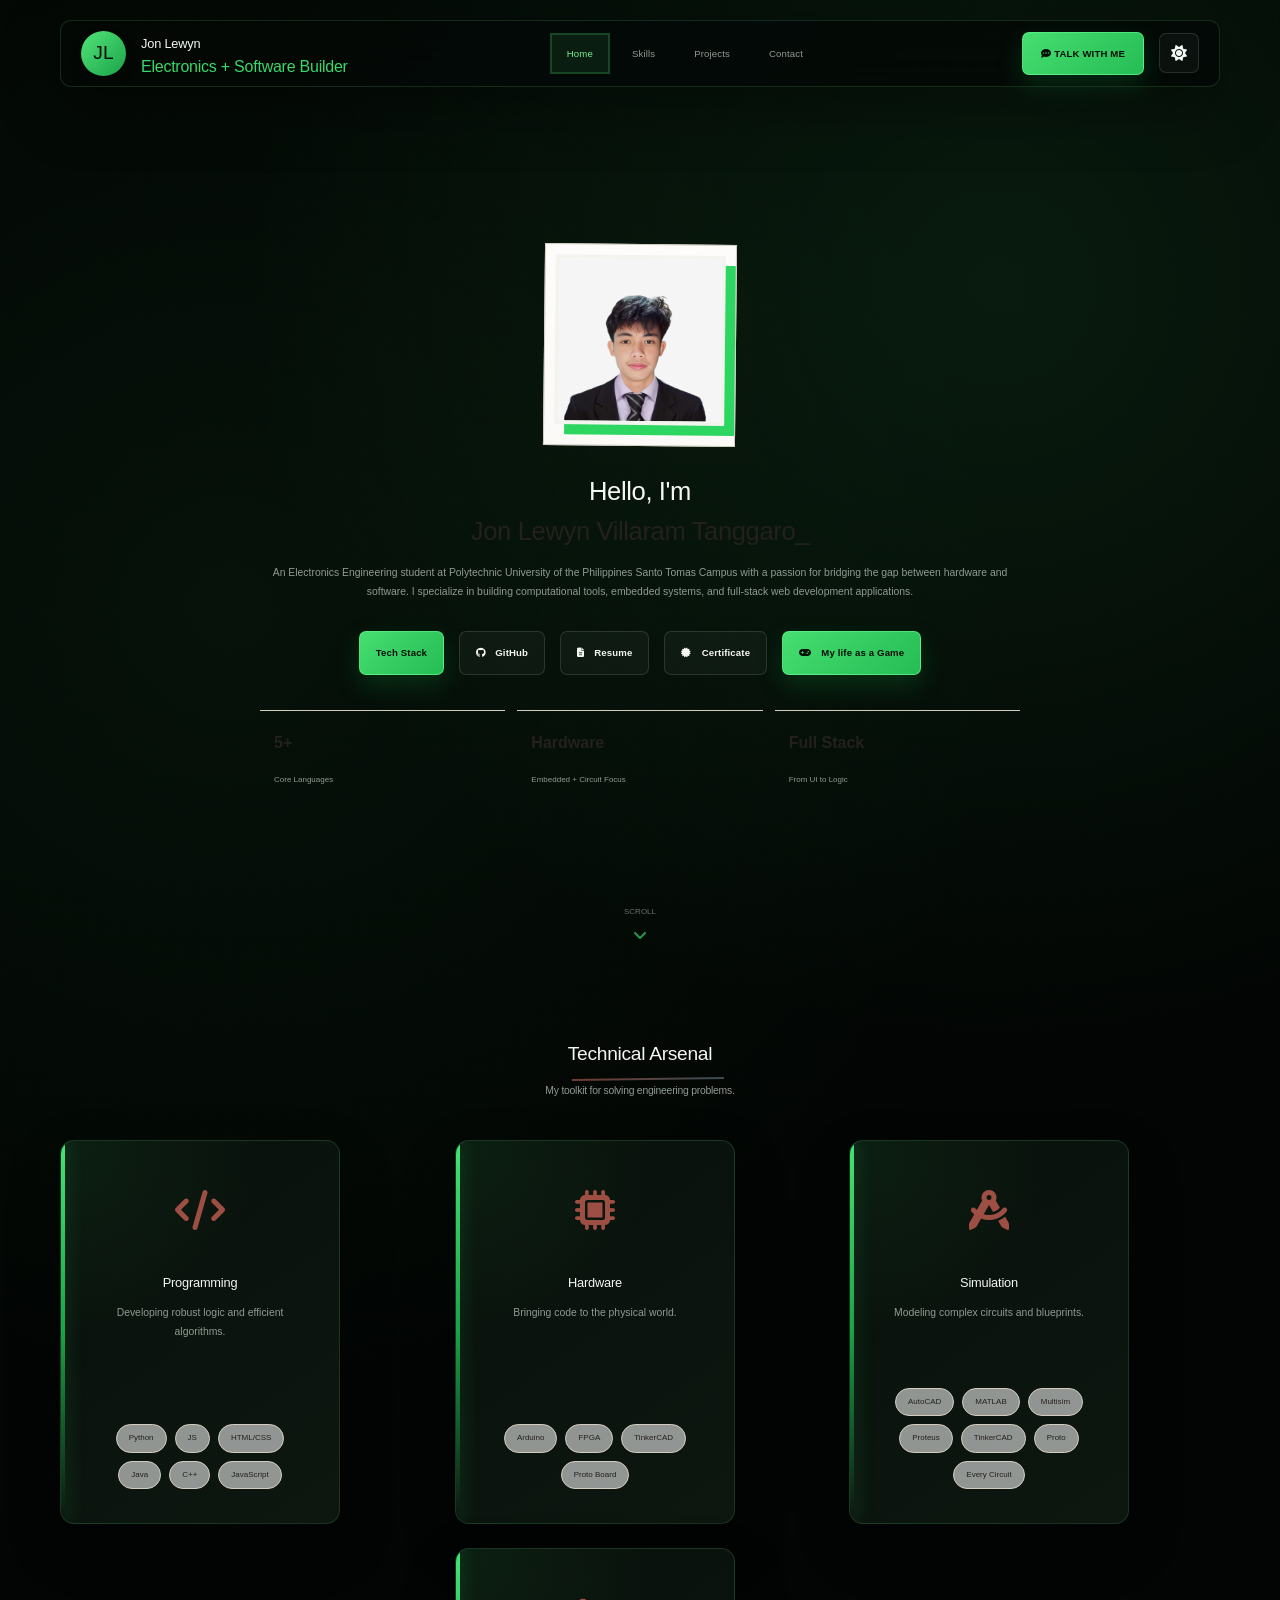
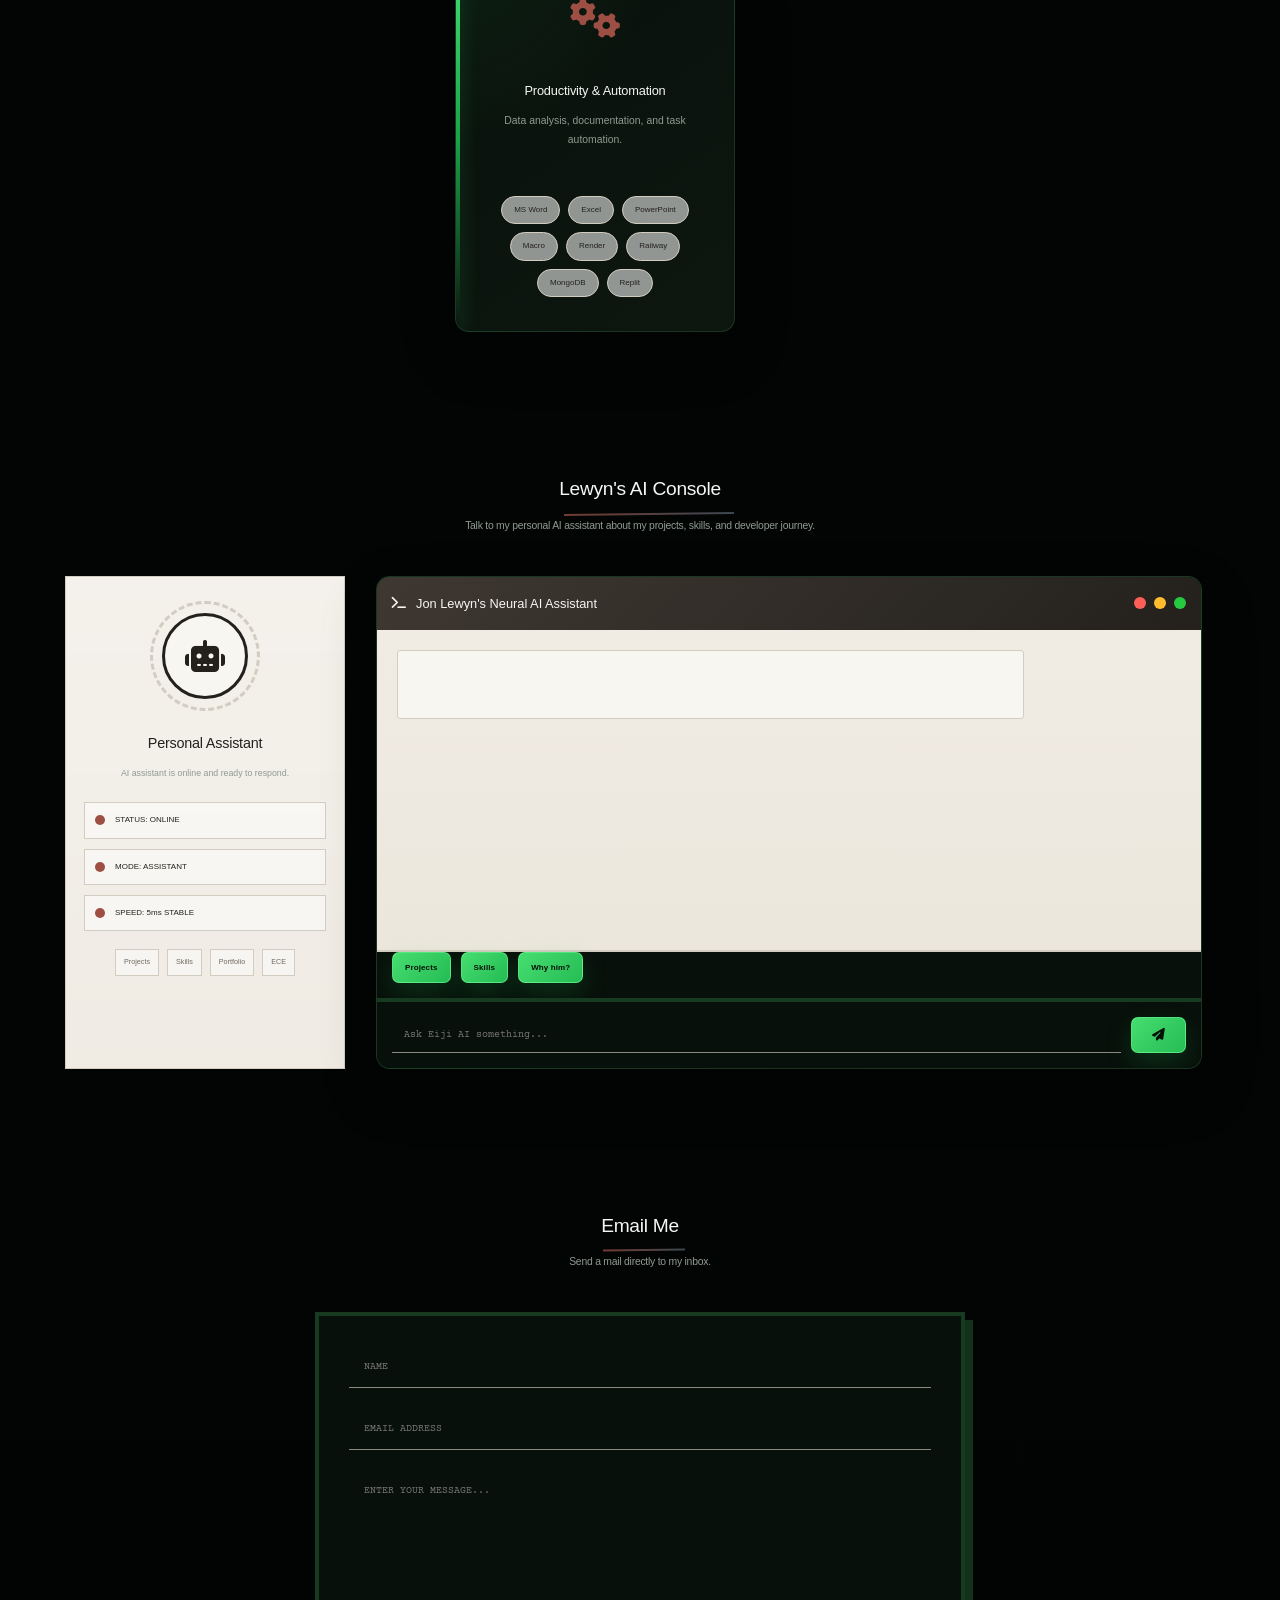
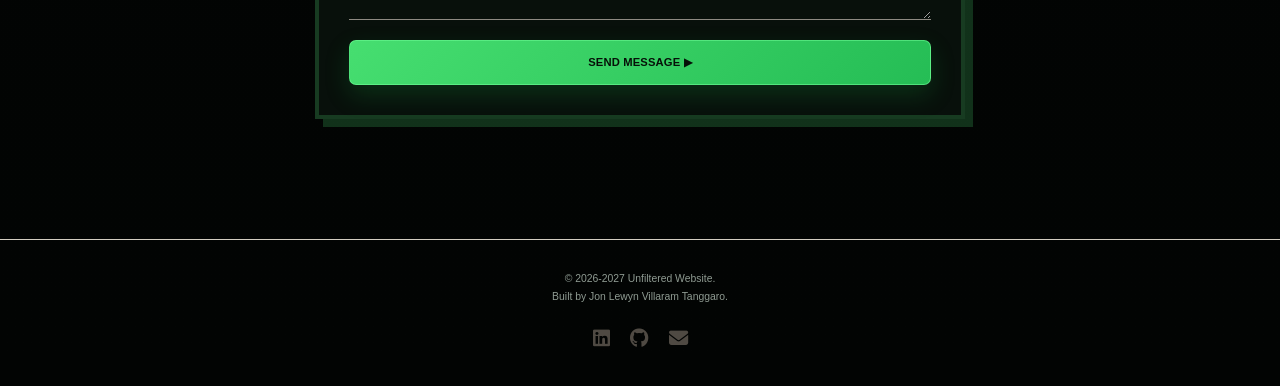
<file: index.html>
<!DOCTYPE html>
<html lang="en">
<head>
    <meta charset="UTF-8">
    <meta name="viewport" content="width=device-width, initial-scale=1.0">
    <title>Jon Lewyn | Unfiltered Website</title>

    <link href="https://fonts.googleapis.com/css2?family=Press+Start+2P&family=VT323&display=swap" rel="stylesheet">
    <link rel="stylesheet" href="https://cdnjs.cloudflare.com/ajax/libs/font-awesome/6.4.0/css/all.min.css">

    <style>
        :root {
            --bg-color: #1e1e2f;
            --panel-bg: #2a2a40;
            --panel-bg-2: #343454;
            --text-main: #f8f8f2;
            --text-muted: #a8a8b2;
            --retro-green: #4ade80;
            --retro-blue: #3b82f6;
            --retro-purple: #bd93f9;
            --retro-pink: #ff79c6;
            --retro-gold: #facc15;
            --retro-red: #ff5555;
            --border-dark: #000000;
            --grid-color: rgba(255, 255, 255, 0.03);
            --hero-glow-1: rgba(74, 222, 128, 0.10);
            --hero-glow-2: rgba(59, 130, 246, 0.10);
            --hero-glow-3: rgba(255, 121, 198, 0.08);
        }

        [data-theme="light"] {
            --bg-color: #f0f0f5;
            --panel-bg: #ffffff;
            --panel-bg-2: #ededf6;
            --text-main: #1a1a2e;
            --text-muted: #4a4a6a;
            --border-dark: #111111;
            --grid-color: rgba(0, 0, 0, 0.05);
            --hero-glow-1: rgba(74, 222, 128, 0.12);
            --hero-glow-2: rgba(59, 130, 246, 0.12);
            --hero-glow-3: rgba(255, 121, 198, 0.09);
        }

        * { box-sizing: border-box; margin: 0; padding: 0; scroll-behavior: smooth; }

        body {
            font-family: 'Press Start 2P', cursive;
            background-color: var(--bg-color);
            color: var(--text-main);
            line-height: 1.8;
            background-image:
                linear-gradient(var(--grid-color) 2px, transparent 2px),
                linear-gradient(90deg, var(--grid-color) 2px, transparent 2px);
            background-size: 30px 30px;
            overflow-x: hidden;
            transition: background-color 0.3s, color 0.3s;
            position: relative;
        }

        body::before,
        body::after {
            content: "";
            position: fixed;
            width: 500px;
            height: 500px;
            border-radius: 50%;
            filter: blur(90px);
            z-index: -1;
            animation: blobFloat 12s ease-in-out infinite;
            pointer-events: none;
        }

        body::before { top: -120px; left: -100px; background: var(--hero-glow-1); }
        body::after { bottom: -140px; right: -120px; background: var(--hero-glow-2); animation-delay: 3s; }

        @keyframes blobFloat { 0%, 100% { transform: translate(0,0) scale(1); } 50% { transform: translate(40px, 30px) scale(1.08); } }

        .scanlines { position: fixed; top: 0; left: 0; width: 100vw; height: 100vh; background: linear-gradient(rgba(18, 16, 16, 0) 50%, rgba(0, 0, 0, 0.1) 50%); background-size: 100% 4px; z-index: 9999; pointer-events: none; }

        a, button { cursor: pointer; }

        h1 { font-size: 1.6rem; line-height: 1.6; margin-bottom: 12px; }
        h2 { font-size: 1.2rem; margin-bottom: 10px; color: var(--retro-pink); text-shadow: 2px 2px 0px var(--border-dark); }
        h3 { font-size: 0.8rem; margin-bottom: 10px; color: var(--retro-blue); }
        p { font-size: 0.65rem; color: var(--text-muted); line-height: 2; }

        nav {
            position: absolute;
            top: 20px; left: 50%; transform: translateX(-50%);
            width: 95%; max-width: 1200px;
            background: rgba(42, 42, 64, 0.95);
            border: 4px solid var(--border-dark);
            box-shadow: 8px 8px 0px var(--border-dark);
            display: flex; align-items: center; justify-content: space-between;
            padding: 10px 20px; z-index: 1000;
            backdrop-filter: blur(4px);
        }

        [data-theme="light"] nav { background: rgba(255, 255, 255, 0.95); }

        .nav-left { display: flex; align-items: center; gap: 15px; }
        
        .jl-badge {
            background: var(--retro-blue); color: #fff; width: 45px; height: 45px;
            display: flex; align-items: center; justify-content: center;
            font-size: 1.2rem; border: 3px solid var(--border-dark);
            box-shadow: inset -3px -3px 0 rgba(0,0,0,0.3); text-shadow: 2px 2px 0 #000;
            cursor: pointer; transition: transform 0.1s, filter 0.2s;
        }
        .jl-badge:hover { filter: brightness(1.2); transform: scale(1.05); }
        .jl-badge:active { transform: scale(0.95); }

        .nav-brand-text { display: flex; flex-direction: column; justify-content: center; }
        .nav-brand-text .name { color: var(--text-main); font-size: 0.8rem; text-shadow: 2px 2px 0 var(--border-dark); margin-bottom: 4px;}
        .nav-brand-text .title { font-family: 'VT323', monospace; color: var(--retro-green); font-size: 1rem; line-height: 1;}

        .nav-center { display: flex; align-items: center; gap: 5px; }
        .nav-center a {
            color: var(--text-main); text-decoration: none; font-size: 0.6rem; padding: 10px 15px;
            background: transparent; border: 2px solid transparent; font-family: inherit; text-transform: uppercase; transition: 0.2s;
        }
        .nav-center a.active { background: var(--panel-bg-2); border-color: var(--border-dark); color: var(--retro-gold); box-shadow: 2px 2px 0 var(--border-dark); }
        .nav-center a:hover { color: var(--retro-pink); background: rgba(0,0,0,0.2);}

        .nav-right { display: flex; align-items: center; gap: 15px; }
        .btn-talk {
            background: var(--retro-blue); color: #fff; text-decoration: none; font-size: 0.6rem;
            padding: 12px 18px; border: 3px solid var(--border-dark); box-shadow: 4px 4px 0 var(--border-dark);
            transition: all 0.1s; text-transform: uppercase;
        }
        .btn-talk:hover { filter: brightness(1.1); }
        .btn-talk:active { transform: translate(4px, 4px); box-shadow: 0 0 0 var(--border-dark); }

        .theme-toggle-btn { background: var(--panel-bg-2); border: 3px solid var(--border-dark); width: 40px; height: 40px; font-size: 1rem; color: var(--retro-gold); display: flex; align-items: center; justify-content: center; box-shadow: 4px 4px 0 var(--border-dark); transition: 0.1s;}
        .theme-toggle-btn:active { transform: translate(4px, 4px); box-shadow: 0 0 0 var(--border-dark); }
        .mobile-menu-btn { display: none; background: var(--panel-bg-2); border: 3px solid var(--border-dark); width: 40px; height: 40px; font-size: 1.2rem; color: var(--text-main); display: none; align-items: center; justify-content: center; box-shadow: 4px 4px 0 var(--border-dark); }

        .hero-container { position: relative; text-align: center; padding: 140px 20px 120px; overflow: hidden; min-height: 100vh; display: flex; align-items: center; justify-content: center; flex-direction: column; }
        .hero-content { position: relative; z-index: 2; max-width: 1100px; margin: 0 auto; animation: heroFadeUp 1s ease forwards; }

        @keyframes heroFadeUp { from { opacity: 0; transform: translateY(30px); } to { opacity: 1; transform: translateY(0); } }

        #particle-canvas { position: absolute; inset: 0; z-index: 0; pointer-events: none; }
        .pixel-particle { position: absolute; width: 6px; height: 6px; opacity: 0.6; animation: floatUp linear infinite; }
        @keyframes floatUp { 0% { transform: translateY(0); opacity: 0; } 10% { opacity: 0.85; } 90% { opacity: 0.1; } 100% { transform: translateY(-180px); opacity: 0; } }

        .profile-frame { margin-bottom: 25px; display: inline-block; position: relative; padding: 10px; background: transparent; }
        .profile-pic { width: 170px; height: 170px; object-fit: cover; border: 4px solid var(--border-dark); box-shadow: 10px 10px 0px var(--retro-blue), 0 0 0 4px rgba(255,255,255,0.04); image-rendering: auto; position: relative; z-index: 2; animation: profileFloat 3s ease-in-out infinite; background: #fff; }
        
      
        .sticker-gif {
            position: absolute;
            bottom: -5px; 
            right: -85px; 
            height: 160px; 
            width: auto;
            z-index: 5;
            filter: drop-shadow(4px 4px 0px rgba(0,0,0,0.5));
            transition: transform 0.2s ease;
        }
        .sticker-gif:hover {
            transform: scale(1.1) rotate(3deg);
        }

        @keyframes profileFloat { 0%, 100% { transform: translateY(0); } 50% { transform: translateY(-8px); } }


        .gradient-text { color: var(--retro-purple); text-shadow: 3px 3px 0px var(--border-dark); }
        .bio-text { max-width: 760px; margin: 0 auto 30px auto; }

        .cta-buttons { display: flex; justify-content: center; flex-wrap: wrap; gap: 15px; margin-bottom: 35px; }
        .btn-primary, .btn-secondary { display: inline-flex; align-items: center; gap: 10px; padding: 12px 16px; font-size: 0.6rem; text-decoration: none; text-transform: uppercase; border: 4px solid var(--border-dark); box-shadow: 6px 6px 0px var(--border-dark); transition: transform 0.15s, box-shadow 0.15s, filter 0.2s; color: #fff; position: relative; overflow: hidden; }
        .btn-primary::before, .btn-secondary::before { content: ""; position: absolute; top: 0; left: -120%; width: 70%; height: 100%; background: rgba(255,255,255,0.18); transform: skewX(-25deg); transition: left 0.45s ease; }
        .btn-primary:hover::before, .btn-secondary:hover::before { left: 140%; }
        .btn-primary:hover, .btn-secondary:hover { transform: translate(-2px, -2px); filter: brightness(1.05); }
        .btn-primary { background: var(--retro-blue); }
        .btn-secondary { background: var(--panel-bg); color: var(--text-main); }
        .cta-buttons a[href="rpg-resume.html"] { background: var(--retro-green); color: #000; }

        .btn-primary:active, .btn-secondary:active, .cta-buttons a[href="rpg-resume.html"]:active {
            transform: translate(4px, 4px);
            box-shadow: 2px 2px 0px var(--border-dark);
        }

        .hero-stats { display: grid; grid-template-columns: repeat(3, minmax(150px, 1fr)); gap: 16px; max-width: 760px; margin: 0 auto; }
        .stat-card { background: var(--panel-bg); border: 4px solid var(--border-dark); box-shadow: 6px 6px 0px var(--border-dark); padding: 18px 14px; transition: transform 0.2s; }
        .stat-card:hover { transform: translateY(-4px); }
        .stat-card strong { display: block; font-size: 1rem; color: var(--retro-green); margin-bottom: 6px; text-shadow: 2px 2px 0px var(--border-dark); }
        .stat-card span { font-size: 0.5rem; color: var(--text-muted); }

        .scroll-indicator { position: absolute; bottom: 24px; left: 50%; transform: translateX(-50%); color: var(--text-muted); font-size: 0.5rem; z-index: 2; display: flex; flex-direction: column; align-items: center; gap: 8px; animation: bounceDown 2s infinite; }
        .scroll-indicator i { color: var(--retro-pink); font-size: 1rem; }
        @keyframes bounceDown { 0%, 100% { transform: translateX(-50%) translateY(0); } 50% { transform: translateX(-50%) translateY(6px); } }

        .skills-section, .ai-chat-section, .contact-section { padding: 70px 20px; text-align: center; position: relative; z-index: 2; }
        .section-title { margin-bottom: 40px; }

        .skills-grid { display: flex; justify-content: center; flex-wrap: wrap; gap: 30px; max-width: 1250px; margin: 0 auto; }

        @keyframes popInReveal { 0% { opacity: 0; transform: translateY(60px) scale(0.9); } 100% { opacity: 1; transform: translateY(0) scale(1); } }

        .skill-card {
            background: linear-gradient(180deg, var(--panel-bg), var(--panel-bg-2));
            width: 280px; padding: 25px; border: 4px solid var(--border-dark);
            box-shadow: 8px 8px 0px var(--border-dark); transition: transform 0.2s, background-color 0.3s, box-shadow 0.2s;
            opacity: 0; position: relative; overflow: hidden;
        }
        .skill-card::after { content: ""; position: absolute; inset: 0; background: linear-gradient(135deg, transparent 0%, rgba(255,255,255,0.08) 50%, transparent 100%); transform: translateX(-120%); transition: transform 0.5s ease; }
        .skill-card:hover::after { transform: translateX(120%); }
        .skill-card.show { animation: popInReveal 0.6s cubic-bezier(0.175, 0.885, 0.32, 1.275) forwards; }
        .skill-card:nth-child(1).show { animation-delay: 0.1s; } .skill-card:nth-child(2).show { animation-delay: 0.25s; }
        .skill-card:nth-child(3).show { animation-delay: 0.4s; } .skill-card:nth-child(4).show { animation-delay: 0.55s; }
        .skill-card:hover { transform: translateY(-8px) rotate(-0.5deg); box-shadow: 10px 10px 0px var(--border-dark); }
        .icon-box { font-size: 2.5rem; color: var(--retro-pink); margin-bottom: 15px; text-shadow: 3px 3px 0px var(--border-dark); }
        .tags { margin-top: 15px; display: flex; flex-wrap: wrap; justify-content: center; gap: 8px; }
        .tags span { background: #000; color: var(--retro-green); padding: 6px 8px; font-size: 0.5rem; border: 2px solid #555; transition: transform 0.2s; }
        .tags span:hover { transform: scale(1.06); }

        .ai-chat-section .section-title p { max-width: 760px; margin: 0 auto; }
        .ai-shell { max-width: 1150px; margin: 0 auto; display: grid; grid-template-columns: 280px 1fr; gap: 24px; align-items: stretch; }
        .ai-side-panel { background: linear-gradient(180deg, #111827, #1b1b2f); border: 4px solid var(--border-dark); box-shadow: 8px 8px 0px var(--border-dark); padding: 24px 18px; text-align: center; position: relative; overflow: hidden; }
        .ai-side-panel::before { content: ""; position: absolute; inset: 0; background: linear-gradient(135deg, rgba(74, 222, 128, 0.08), transparent 40%), linear-gradient(315deg, rgba(59, 130, 246, 0.08), transparent 40%); pointer-events: none; }
        .ai-avatar-wrap { position: relative; width: 110px; height: 110px; margin: 0 auto 20px; }
        .ai-avatar-ring { position: absolute; inset: 0; border: 3px dashed var(--retro-blue); border-radius: 50%; animation: spinRing 8s linear infinite; }
        .ai-avatar { position: absolute; inset: 12px; border-radius: 50%; display: flex; align-items: center; justify-content: center; background: radial-gradient(circle at top, #1f2937, #000); border: 3px solid var(--retro-green); color: var(--retro-green); font-size: 2rem; box-shadow: 0 0 20px rgba(74, 222, 128, 0.25); }
        @keyframes spinRing { from { transform: rotate(0deg); } to { transform: rotate(360deg); } }
        .ai-side-panel h3 { color: var(--retro-green); font-size: 0.9rem; margin-bottom: 10px; text-shadow: 2px 2px 0px var(--border-dark); }
        .ai-side-text { font-size: 0.55rem; margin-bottom: 20px; }
        .ai-status-list { display: flex; flex-direction: column; gap: 10px; margin-bottom: 18px; }
        .ai-status-item { display: flex; align-items: center; gap: 10px; background: rgba(0, 0, 0, 0.45); border: 2px solid var(--border-dark); padding: 10px; font-size: 0.5rem; color: var(--text-main); text-align: left; }
        .dot { width: 10px; height: 10px; border-radius: 50%; flex-shrink: 0; }
        .dot.online { background: var(--retro-green); box-shadow: 0 0 12px var(--retro-green); }
        .dot.thinking { background: var(--retro-gold); box-shadow: 0 0 12px var(--retro-gold); }
        .dot.secure { background: var(--retro-blue); box-shadow: 0 0 12px var(--retro-blue); }
        .ai-mini-tags { display: flex; flex-wrap: wrap; justify-content: center; gap: 8px; }
        .ai-mini-tags span { font-size: 0.45rem; padding: 6px 8px; border: 2px solid var(--border-dark); background: #000; color: var(--retro-pink); }

        .chat-container { background: var(--panel-bg); max-width: 100%; margin: 0 auto; border: 4px solid var(--border-dark); box-shadow: 8px 8px 0px var(--border-dark); display: flex; flex-direction: column; overflow: hidden; position: relative; }
        .cool-chat { background: linear-gradient(180deg, var(--panel-bg), #1d2038); }
        .chat-container::before { content: ""; position: absolute; inset: 0; background: repeating-linear-gradient(to bottom, rgba(255,255,255,0.03), rgba(255,255,255,0.03) 2px, transparent 2px, transparent 4px); pointer-events: none; opacity: 0.22; }
        .chat-header { background: #000; padding: 15px; color: var(--retro-green); border-bottom: 4px solid var(--border-dark); display: flex; align-items: center; justify-content: space-between; gap: 10px; font-size: 0.8rem; text-align: left; position: relative; z-index: 2; }
        .chat-header-left { display: flex; align-items: center; gap: 10px; }
        .chat-header-right { display: flex; gap: 8px; }
        .chat-header-right span { width: 12px; height: 12px; border-radius: 50%; display: block; }
        .chat-header-right span:nth-child(1) { background: #ff5f56; }
        .chat-header-right span:nth-child(2) { background: #ffbd2e; }
        .chat-header-right span:nth-child(3) { background: #27c93f; }

        .chat-messages { height: 320px; padding: 20px; overflow-y: auto; display: flex; flex-direction: column; gap: 15px; background: var(--bg-color); font-family: Arial, sans-serif; font-size: 0.9rem; text-align: left; position: relative; z-index: 2; }
        .chat-messages::-webkit-scrollbar { width: 8px; }
        .chat-messages::-webkit-scrollbar-thumb { background: var(--border-dark); }
        .message { padding: 12px 15px; border-radius: 8px; max-width: 80%; line-height: 1.5; border: 2px solid var(--border-dark); animation: messageIn 0.25s ease; }
        @keyframes messageIn { from { opacity: 0; transform: translateY(8px); } to { opacity: 1; transform: translateY(0); } }
        .msg-ai { background: var(--panel-bg); color: var(--text-main); align-self: flex-start; box-shadow: 3px 3px 0px var(--border-dark); }
        .msg-user { background: var(--retro-blue); color: #fff; align-self: flex-end; box-shadow: -3px 3px 0px var(--border-dark); }

        .quick-prompts { display: flex; flex-wrap: wrap; gap: 10px; padding: 0 15px 15px; background: var(--panel-bg); border-top: 2px solid rgba(255,255,255,0.06); position: relative; z-index: 2; }
        .prompt-chip { font-family: 'Press Start 2P', cursive; font-size: 0.5rem; padding: 10px 12px; border: 3px solid var(--border-dark); background: #000; color: var(--retro-green); box-shadow: 4px 4px 0px var(--border-dark); transition: transform 0.15s, color 0.2s; }
        .prompt-chip:hover { transform: translateY(-2px); color: var(--retro-pink); }

        .typing { display: inline-flex; gap: 5px; align-items: center; }
        .typing span { width: 7px; height: 7px; background: var(--retro-green); display: inline-block; animation: typingBlink 1s infinite ease-in-out; }
        .typing span:nth-child(2) { animation-delay: 0.15s; } .typing span:nth-child(3) { animation-delay: 0.3s; }
        @keyframes typingBlink { 0%, 100% { opacity: 0.3; transform: translateY(0); } 50% { opacity: 1; transform: translateY(-3px); } }

        .chat-input-area { display: flex; padding: 15px; background: var(--panel-bg); border-top: 4px solid var(--border-dark); position: relative; z-index: 2; }
        .chat-input-area input { flex: 1; padding: 12px; font-family: 'Press Start 2P', cursive; font-size: 0.6rem; background: var(--bg-color); color: var(--text-main); border: 4px solid var(--border-dark); outline: none; }
        .chat-input-area button { background: var(--retro-green); color: #000; border: 4px solid var(--border-dark); padding: 0 20px; margin-left: 10px; font-family: 'Press Start 2P', cursive; font-size: 0.8rem; transition: transform 0.1s; }
        .chat-input-area button:active { transform: translateY(2px); }

        .contact-form { background: var(--panel-bg); max-width: 650px; margin: 0 auto; padding: 30px; border: 4px solid var(--border-dark); box-shadow: 8px 8px 0px var(--border-dark); display: flex; flex-direction: column; gap: 20px; transition: background-color 0.3s; }
        .contact-form input, .contact-form textarea { font-family: 'Press Start 2P', cursive; background: var(--bg-color); color: var(--text-main); border: 4px solid var(--border-dark); padding: 15px; font-size: 0.6rem; outline: none; width: 100%; transition: background-color 0.3s, color 0.3s, transform 0.2s; }
        .contact-form input:focus, .contact-form textarea:focus { border-color: var(--retro-pink); transform: translateY(-2px); }
        .contact-form textarea { resize: vertical; min-height: 150px; }
        .contact-form button { background: var(--retro-pink); color: #fff; border: 4px solid var(--border-dark); padding: 15px; font-family: 'Press Start 2P', cursive; font-size: 0.7rem; text-transform: uppercase; box-shadow: 6px 6px 0px var(--border-dark); transition: all 0.1s; }
        .contact-form button:active { transform: translate(4px, 4px); box-shadow: 2px 2px 0px var(--border-dark); }

        footer { background: var(--panel-bg); border-top: 4px solid var(--border-dark); padding: 30px; text-align: center; margin-top: 50px; transition: background-color 0.3s; }
        .social-links { margin-top: 15px; display: flex; justify-content: center; gap: 20px; }
        .social-links a { color: var(--text-main); font-size: 1.2rem; text-shadow: 2px 2px 0px var(--border-dark); transition: color 0.2s, transform 0.2s; }
        .social-links a:hover { color: var(--retro-blue); transform: translateY(-3px); }

        .reveal { opacity: 0; transform: translateY(30px); transition: opacity 0.7s ease, transform 0.7s ease; }
        .reveal.visible { opacity: 1; transform: translateY(0); }

        /* --- ANDROID EMULATOR MODAL (FIXED) --- */
        .emulator-modal {
            display: none; position: fixed; top: 0; left: 0; width: 100vw; height: 100vh;
            background: rgba(0,0,0,0.85); z-index: 9999; align-items: center; justify-content: center;
            backdrop-filter: blur(5px);
        }
        .emulator-modal.show { display: flex; animation: fadeIn 0.2s ease; }
        @keyframes fadeIn { from { opacity: 0; } to { opacity: 1; } }

        .emulator-window {
            background: var(--panel-bg); border: 4px solid var(--border-dark); box-shadow: 12px 12px 0px rgba(0,0,0,0.8);
            width: 90%; max-width: 450px; height: 90vh; display: flex; flex-direction: column;
        }

        .emulator-header {
            background: #1e1e1e; border-bottom: 4px solid var(--border-dark); padding: 10px 15px;
            display: flex; justify-content: space-between; align-items: center; color: var(--text-muted);
        }
        .emulator-title { font-size: 0.6rem; font-family: 'Press Start 2P', cursive; color: var(--retro-green); display: flex; align-items: center; gap: 8px;}
        .emulator-close { background: var(--retro-red); border: 2px solid var(--border-dark); color: #fff; width: 25px; height: 25px; font-size: 0.8rem; cursor: pointer; transition: 0.1s;}
        .emulator-close:active { transform: translate(2px, 2px); }

        .emulator-body {
            flex: 1; display: flex; align-items: center; justify-content: center; background: #2b2b2b;
            background-image: linear-gradient(#333 1px, transparent 1px), linear-gradient(90deg, #333 1px, transparent 1px);
            background-size: 20px 20px; padding: 20px; overflow: hidden;
        }

        /* FIXED PHONE BEZELS */
        .phone-mockup {
            width: 320px; height: 600px; max-height: 90%; background: #111; border: 4px solid #444; border-radius: 30px;
            position: relative; display: flex; flex-direction: column; align-items: center;
            box-shadow: 0 0 20px rgba(0,0,0,0.5); 
            padding: 40px 10px; /* Thick top and bottom bezels */
        }
        
        .phone-camera { 
            width: 40px; height: 6px; background: #222; border-radius: 10px; 
            position: absolute; top: 18px; left: 50%; transform: translateX(-50%);
        }

        .phone-screen { 
            width: 100%; height: 100%; background: var(--bg-color); 
            border: 2px solid #222; border-radius: 4px; overflow: hidden; position: relative;
        }
        .phone-screen iframe { width: 100%; height: 100%; border: none; display: block; }

        .emulator-console {
            height: 100px; background: #000; border-top: 4px solid var(--border-dark); padding: 10px;
            font-family: 'VT323', monospace; font-size: 0.9rem; color: #aaa; display: flex; flex-direction: column; gap: 4px;
        }

        @media (max-width: 900px) {
            nav {
                position: absolute; top: 0; left: 0; transform: none; width: 100%; max-width: 100%;
                border-left: none; border-right: none; border-top: none; padding: 15px 20px; margin: 0; border-radius: 0;
            }
            .nav-brand-text { display: none; }
            .nav-center {
                display: none; width: 100%; flex-direction: column; position: absolute; top: 100%; left: 0;
                background: var(--panel-bg); border-bottom: 4px solid var(--border-dark); padding: 0; margin: 0; box-shadow: 0px 8px 0px rgba(0,0,0,0.5);
            }
            .nav-center.show { display: flex; }
            .nav-center a { width: 100%; padding: 18px; text-align: center; border-bottom: 2px solid var(--border-dark); font-size: 0.7rem; }
            .nav-center a:last-child { border-bottom: none; }
            .mobile-menu-btn { display: flex; }
            .btn-talk { display: none; }

            .hero-container { min-height: auto; padding: 120px 16px 100px; }
            h1 { font-size: 1.15rem; }
            .hero-stats { grid-template-columns: 1fr; max-width: 350px; }
            .ai-shell { grid-template-columns: 1fr; }
            .chat-input-area { flex-direction: column; gap: 10px; }
            .chat-input-area button { margin-left: 0; padding: 15px; }

    
            .sticker-gif {
                right: -40px; 
                height: 120px; 
                bottom: -10px;
            }

       
            .jl-badge { pointer-events: none; } 
        }
    </style>
    <link href="https://fonts.googleapis.com/css2?family=Courier+Prime:wght;700&family=Special+Elite&display=swap" rel="stylesheet">
    <link rel="stylesheet" href="typewriter-theme.css">
</head>
<body>

    <div class="scanlines"></div>

    <nav>
        <div class="nav-left">
            <div class="jl-badge" id="emulator-toggle" title="Launch Mobile Emulator">JL</div>
            <div class="nav-brand-text">
                <div class="name">Jon Lewyn</div>
                <div class="title">Electronics + Software Builder</div>
            </div>
        </div>

        <div class="nav-center" id="nav-center-menu">
            <a href="index.html" class="active">Home</a>
            <a href="#skills">Skills</a>
            <a href="projects.html">Projects</a>
            <a href="#contact">Contact</a>
        </div>

        <div class="nav-right">
            <a href="#ai-chat" class="btn-talk"><i class="fas fa-comment-dots"></i> TALK WITH ME</a>
            <button id="theme-btn" class="theme-toggle-btn"><i class="fas fa-sun"></i></button>
            <button id="mobile-menu-btn" class="mobile-menu-btn"><i class="fas fa-bars"></i></button>
        </div>
    </nav>

    <header class="hero-container">
        <div id="particle-canvas"></div>

        <div class="hero-content">
            <div class="profile-frame">
                <img src="me.jpg" alt="Jon Lewyn" class="profile-pic">
            </div>

            <h1>Hello, I'm <br><span class="gradient-text">Jon Lewyn Villaram Tanggaro</span></h1>
            <p class="bio-text">
                An Electronics Engineering student at Polytechnic University of the Philippines Santo Tomas Campus with a passion for bridging the gap between hardware and software.
                I specialize in building computational tools, embedded systems, and full-stack web development applications.
            </p>

            <div class="cta-buttons">
                <a href="#skills" class="btn-primary">Tech Stack</a>
                <a href="https://github.com/lewynski" target="_blank" class="btn-secondary">
                    <i class="fab fa-github"></i> GitHub
                </a>
                <a href="resume.html" class="btn-secondary">
                    <i class="fas fa-file-alt"></i> Resume
                </a>
                <a href="certificate.html" class="btn-secondary">
                    <i class="fas fa-certificate"></i> Certificate
                </a>
                <a href="rpg-resume.html" class="btn-primary">
                    <i class="fas fa-gamepad"></i> My life as a Game
                </a>
            </div>

            <div class="hero-stats reveal">
                <div class="stat-card">
                    <strong>5+</strong>
                    <span>Core Languages</span>
                </div>
                <div class="stat-card">
                    <strong>Hardware</strong>
                    <span>Embedded + Circuit Focus</span>
                </div>
                <div class="stat-card">
                    <strong>Full Stack</strong>
                    <span>From UI to Logic</span>
                </div>
            </div>
        </div>

        <div class="scroll-indicator">
            <span>SCROLL</span>
            <i class="fas fa-angle-down"></i>
        </div>
    </header>

    <section id="skills" class="skills-section reveal">
        <div class="section-title">
            <h2>Technical Arsenal</h2>
            <p>My toolkit for solving engineering problems.</p>
        </div>

        <div class="skills-grid">
            <div class="skill-card">
                <div class="icon-box"><i class="fas fa-code"></i></div>
                <h3>Programming</h3>
                <p>Developing robust logic and efficient algorithms.</p>
                <div class="tags">
                    <span>Python</span> <span>JS</span> <span>HTML/CSS</span> <span>Java</span> <span>C++</span> <span>JavaScript</span>
                </div>
            </div>
            <div class="skill-card">
                <div class="icon-box"><i class="fas fa-microchip"></i></div>
                <h3>Hardware</h3>
                <p>Bringing code to the physical world.</p>
                <div class="tags">
                    <span>Arduino</span> <span>FPGA</span> <span>TinkerCAD</span> <span>Proto Board</span>
                </div>
            </div>
            <div class="skill-card">
                <div class="icon-box"><i class="fas fa-drafting-compass"></i></div>
                <h3>Simulation</h3>
                <p>Modeling complex circuits and blueprints.</p>
                <div class="tags">
                    <span>AutoCAD</span> <span>MATLAB</span> <span>Multisim</span> <span>Proteus</span> <span>TinkerCAD</span> <span>Proto</span> <span>Every Circuit</span>
                </div>
            </div>
            <div class="skill-card">
                <div class="icon-box"><i class="fas fa-cogs"></i></div>
                <h3>Productivity & Automation</h3>
                <p>Data analysis, documentation, and task automation.</p>
                <div class="tags">
                    <span>MS Word</span> <span>Excel</span> <span>PowerPoint</span> <span>Macro</span> <span>Render</span> <span>Railway</span> <span>MongoDB</span> <span>Replit</span>
                </div>
            </div>
        </div>
    </section>

    <section id="ai-chat" class="ai-chat-section reveal">
        <div class="section-title">
            <h2>Lewyn's AI Console</h2>
            <p>Talk to my personal AI assistant about my projects, skills, and developer journey.</p>
        </div>

        <div class="ai-shell">
            <div class="ai-side-panel">
                <div class="ai-avatar-wrap">
                    <div class="ai-avatar-ring"></div>
                    <div class="ai-avatar">
                        <i class="fas fa-robot"></i>
                    </div>
                </div>

                <h3>Personal Assistant</h3>
                <p class="ai-side-text">AI assistant is online and ready to respond.</p>

                <div class="ai-status-list">
                    <div class="ai-status-item">
                        <span class="dot online"></span>
                        <span>STATUS: ONLINE</span>
                    </div>
                    <div class="ai-status-item">
                        <span class="dot thinking"></span>
                        <span>MODE: ASSISTANT</span>
                    </div>
                    <div class="ai-status-item">
                        <span class="dot secure"></span>
                        <span>SPEED: 5ms STABLE</span>
                    </div>
                </div>

                <div class="ai-mini-tags">
                    <span>Projects</span>
                    <span>Skills</span>
                    <span>Portfolio</span>
                    <span>ECE</span>
                </div>
            </div>

            <div class="chat-container cool-chat">
                <div class="chat-header">
                    <div class="chat-header-left">
                        <i class="fas fa-terminal"></i>
                        <span>Jon Lewyn's Neural AI Assistant</span>
                    </div>
                    <div class="chat-header-right">
                        <span></span><span></span><span></span>
                    </div>
                </div>

                <div class="chat-messages" id="chat-messages">
                    <div class="message msg-ai">
                        Yo, I’m Jon Lewyn's personal AI. Ask me about his Projects, Skills, Tech Stack, or Experience.
                    </div>
                </div>

                <div class="quick-prompts">
                    <button class="prompt-chip" data-prompt="Tell me about Jon Lewyn's projects">Projects</button>
                    <button class="prompt-chip" data-prompt="What are Jon Lewyn's technical skills?">Skills</button>
                    <button class="prompt-chip" data-prompt="What makes Jon Lewyn different as a developer?">Why him?</button>
                </div>

                <div class="chat-input-area">
                    <input type="text" id="chat-input" placeholder="Ask Eiji AI something..." autocomplete="off">
                    <button id="chat-send-btn"><i class="fas fa-paper-plane"></i></button>
                </div>
            </div>
        </div>
    </section>

    <section id="contact" class="contact-section reveal">
        <div class="section-title">
            <h2>Email Me</h2>
            <p>Send a mail directly to my inbox.</p>
        </div>

        <form action="https://formsubmit.co/lewynvllram@gmail.com" method="POST" class="contact-form">
            <input type="hidden" name="_subject" value="New Message from Unfiltered Portfolio!">
            <input type="hidden" name="_captcha" value="false">
            <input type="hidden" name="_next" value="https://lewynski.github.io/">

            <input type="text" name="name" placeholder="NAME" required>
            <input type="email" name="email" placeholder="EMAIL ADDRESS" required>
            <textarea name="message" placeholder="ENTER YOUR MESSAGE..." required></textarea>

            <button type="submit">SEND MESSAGE ▶</button>
        </form>
    </section>

    <footer>
        <p>&copy; 2026-2027 Unfiltered Website.<br>Built by Jon Lewyn Villaram Tanggaro.</p>
        <div class="social-links">
            <a href="https://www.linkedin.com/in/jon-lewyn-tanggaro" target="_blank"><i class="fab fa-linkedin"></i></a>
            <a href="https://github.com/lewynski" target="_blank"><i class="fab fa-github"></i></a>
            <a href="mailto:lewynvllram@gmail.com"><i class="fas fa-envelope"></i></a>
        </div>
    </footer>

    <div id="emulator-modal" class="emulator-modal">
        <div class="emulator-window">
            <div class="emulator-header">
                <div class="emulator-title"><i class="fas fa-mobile-alt"></i> Android Emulator </div>
                <button id="close-emulator" class="emulator-close"><i class="fas fa-times"></i></button>
            </div>
            <div class="emulator-body">
                <div class="phone-mockup">
                    <div class="phone-camera"></div>
                    <div class="phone-screen">
                        <iframe src="index.html" frameborder="0"></iframe>
                    </div>
                </div>
            </div>
            <div class="emulator-console">
                <span>> adb connect localhost:5555</span>
                <span>> deploying unfiltered-website.apk</span>
                <span style="color: var(--retro-green);">> App launched successfully. Mobile view active.</span>
            </div>
        </div>
    </div>

    <script>
        // --- THEME, MOBILE NAVIGATION, AND REVEAL ANIMATIONS ---
        const root = document.documentElement;
        const themeBtn = document.getElementById('theme-btn');
        const themeIcon = themeBtn?.querySelector('i');

        function applyTheme(theme) {
            root.setAttribute('data-theme', theme);
            localStorage.setItem('portfolio-theme', theme);

            if (!themeBtn || !themeIcon) return;

            if (theme === 'light') {
                themeIcon.classList.remove('fa-sun');
                themeIcon.classList.add('fa-moon');
                themeBtn.setAttribute('aria-label', 'Switch to dark theme');
                themeBtn.setAttribute('title', 'Switch to dark theme');
            } else {
                themeIcon.classList.remove('fa-moon');
                themeIcon.classList.add('fa-sun');
                themeBtn.setAttribute('aria-label', 'Switch to light theme');
                themeBtn.setAttribute('title', 'Switch to light theme');
            }
        }

        applyTheme(localStorage.getItem('portfolio-theme') || 'dark');

        themeBtn?.addEventListener('click', () => {
            const currentTheme = root.getAttribute('data-theme') || 'dark';
            applyTheme(currentTheme === 'dark' ? 'light' : 'dark');
        });

        const mobileBtn = document.getElementById('mobile-menu-btn');
        const navMenu = document.getElementById('nav-center-menu');

        function closeMobileMenu() {
            navMenu?.classList.remove('show');
            const icon = mobileBtn?.querySelector('i');
            icon?.classList.remove('fa-times');
            icon?.classList.add('fa-bars');
            mobileBtn?.setAttribute('aria-expanded', 'false');
            mobileBtn?.setAttribute('aria-label', 'Open navigation menu');
        }

        mobileBtn?.setAttribute('aria-expanded', 'false');
        mobileBtn?.setAttribute('aria-label', 'Open navigation menu');

        mobileBtn?.addEventListener('click', (event) => {
            event.stopPropagation();
            const isOpen = navMenu?.classList.toggle('show');
            const icon = mobileBtn.querySelector('i');

            if (isOpen) {
                icon?.classList.remove('fa-bars');
                icon?.classList.add('fa-times');
                mobileBtn.setAttribute('aria-expanded', 'true');
                mobileBtn.setAttribute('aria-label', 'Close navigation menu');
            } else {
                closeMobileMenu();
            }
        });

        navMenu?.querySelectorAll('a').forEach((link) => {
            link.addEventListener('click', closeMobileMenu);
        });

        document.addEventListener('click', (event) => {
            if (
                navMenu?.classList.contains('show') &&
                !navMenu.contains(event.target) &&
                !mobileBtn?.contains(event.target)
            ) {
                closeMobileMenu();
            }
        });

        document.addEventListener('keydown', (event) => {
            if (event.key === 'Escape') closeMobileMenu();
        });

        window.addEventListener('resize', () => {
            if (window.innerWidth > 980) closeMobileMenu();
        });

        const animatedElements = document.querySelectorAll('.skill-card, .item-card, .reveal');

        if ('IntersectionObserver' in window) {
            const observer = new IntersectionObserver((entries) => {
                entries.forEach((entry) => {
                    if (entry.isIntersecting) {
                        entry.target.classList.add('show', 'visible');
                        observer.unobserve(entry.target);
                    }
                });
            }, {
                threshold: 0.14,
                rootMargin: '0px 0px -45px 0px'
            });

            animatedElements.forEach((element) => observer.observe(element));
        } else {
            animatedElements.forEach((element) => element.classList.add('show', 'visible'));
        }

        // --- EMULATOR LOGIC ---
        const emulatorToggle = document.getElementById('emulator-toggle');
        const emulatorModal = document.getElementById('emulator-modal');
        const closeEmulator = document.getElementById('close-emulator');

        if (window.self !== window.top) {
            emulatorToggle.style.pointerEvents = 'none';
        } else {
            emulatorToggle.addEventListener('click', () => {
                emulatorModal.classList.add('show');
            });
        }

        closeEmulator.addEventListener('click', () => {
            emulatorModal.classList.remove('show');
        });

        emulatorModal.addEventListener('click', (e) => {
            if (e.target === emulatorModal) {
                emulatorModal.classList.remove('show');
            }
        });

        // --- AI CHAT LOGIC ---
        const GROQ_API_KEY = ""; // Do not expose secret API keys in frontend code.

        const chatMessages = document.getElementById('chat-messages');
        const chatInput = document.getElementById('chat-input');
        const chatSendBtn = document.getElementById('chat-send-btn');

        const systemPrompt = `You are Eiji AI, the personal AI assistant for Jon Lewyn Villaram Tanggaro.
You are embedded on his developer portfolio website. Keep answers concise, friendly, and slightly retro/cyberpunk in tone.

Information about Jon Lewyn:
- He is an Electronics Engineering student at Polytechnic University of the Philippines (PUP) Santo Tomas Campus.
- He is a Web Developer bridging hardware and software.
- Skills: Python, JavaScript, HTML/CSS, Java, C++, Arduino Uno, FPGA, AutoCAD, MATLAB, Multisim, Proteus, MS Office, Macro automation.
- Experience: Intern (OJT) at Bandai Wireharness Philippines (developed automated system with the help of Macro Programming Language). Work Immersion at NOCECO.
- Projects: CapySave (Virtual Wallet Monitoring), Capy Save AI, NetWatch (Ping Monitoring), Retro Snake Game, Floradex (Flower WIKI).
- Affiliations: OECES Special Project Officer, IECEP Batangas Student Chapter.

If the user asks a question about Jon Lewyn Tanggaro, answer accurately based on this data. If they just want to chat, be conversational and polite. Never output code formatting or markdown in your responses.`;

        let conversationHistory = [
            { role: "system", content: systemPrompt }
        ];

        function addMessageToUI(message, sender) {
            const msgDiv = document.createElement('div');
            msgDiv.classList.add('message', sender === 'user' ? 'msg-user' : 'msg-ai');
            msgDiv.textContent = message;
            chatMessages.appendChild(msgDiv);
            chatMessages.scrollTop = chatMessages.scrollHeight;
        }

        function addTypingIndicator() {
            const typingDiv = document.createElement('div');
            typingDiv.classList.add('message', 'msg-ai');
            typingDiv.id = 'typing-indicator';
            typingDiv.innerHTML = `<div class="typing"><span></span><span></span><span></span></div>`;
            chatMessages.appendChild(typingDiv);
            chatMessages.scrollTop = chatMessages.scrollHeight;
        }

        function removeTypingIndicator() {
            const typingDiv = document.getElementById('typing-indicator');
            if (typingDiv) typingDiv.remove();
        }

        async function handleSend() {
            const userText = chatInput.value.trim();
            if (!userText) return;

            addMessageToUI(userText, 'user');
            conversationHistory.push({ role: "user", content: userText });
            chatInput.value = '';
            addTypingIndicator();

            if (!GROQ_API_KEY || GROQ_API_KEY === "YOUR_GROQ_API_KEY_HERE") {
                setTimeout(() => {
                    removeTypingIndicator();
                    addMessageToUI("System error: API key not configured yet.", 'ai');
                }, 500);
                return;
            }

            try {
                const response = await fetch("https://api.groq.com/openai/v1/chat/completions", {
                    method: "POST",
                    headers: {
                        "Authorization": `Bearer ${GROQ_API_KEY}`,
                        "Content-Type": "application/json"
                    },
                    body: JSON.stringify({
                        model: "llama-3.1-8b-instant",
                        messages: conversationHistory,
                        temperature: 0.7,
                        max_tokens: 150
                    })
                });

                if (!response.ok) {
                    const errorDetails = await response.json();
                    throw new Error(errorDetails.error?.message || "Request failed.");
                }

                const data = await response.json();

                if (data.choices && data.choices.length > 0) {
                    const aiResponse = data.choices[0].message.content;
                    removeTypingIndicator();
                    addMessageToUI(aiResponse, 'ai');
                    conversationHistory.push({ role: "assistant", content: aiResponse });
                } else {
                    throw new Error("Invalid API response format");
                }

            } catch (error) {
                removeTypingIndicator();
                addMessageToUI("Transmission failed: " + error.message, 'ai');
                console.error("Chat Error:", error);
            }
        }

        chatSendBtn.addEventListener('click', handleSend);
        chatInput.addEventListener('keypress', function (e) {
            if (e.key === 'Enter') handleSend();
        });

        document.querySelectorAll('.prompt-chip').forEach(chip => {
            chip.addEventListener('click', () => {
                chatInput.value = chip.dataset.prompt;
                handleSend();
            });
        });
    </script>
</body>
</html>
</file>
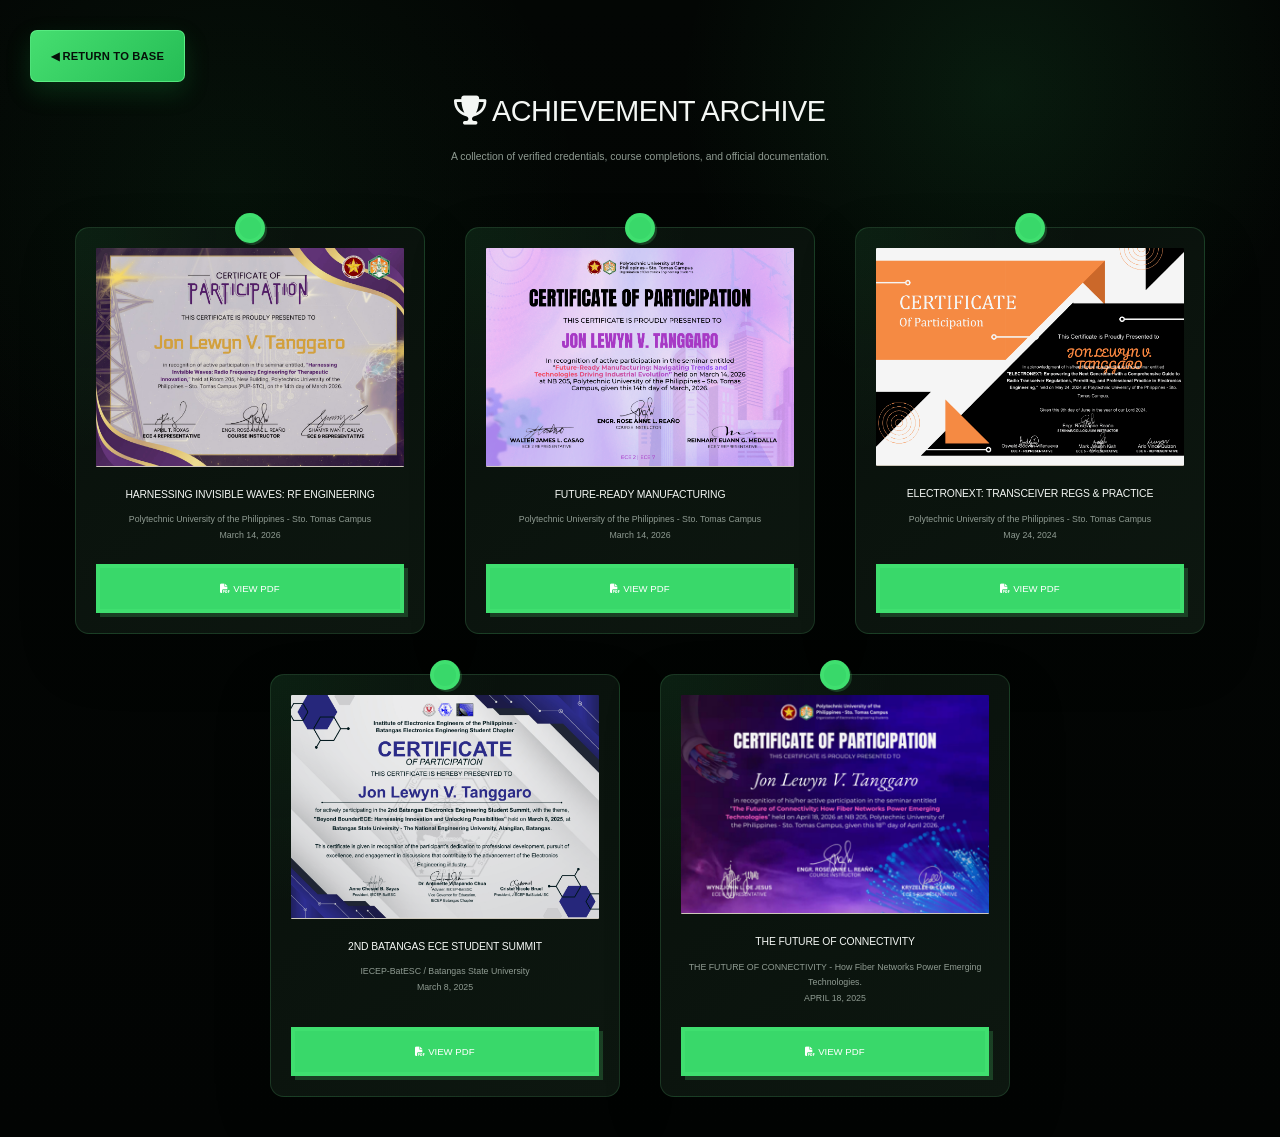
<file: certificate.html>
<!DOCTYPE html>
<html lang="en">
<head>
    <meta charset="UTF-8">
    <meta name="viewport" content="width=device-width, initial-scale=1.0">
    <title>Jon Lewyn | Certifications</title>
    
    <link href="https://fonts.googleapis.com/css2?family=Press+Start+2P&display=swap" rel="stylesheet">
    <link rel="stylesheet" href="https://cdnjs.cloudflare.com/ajax/libs/font-awesome/6.4.0/css/all.min.css">
    
    <style>
        :root {
            --bg-color: #1e1e2f;
            --panel-bg: #2a2a40;
            --text-main: #f8f8f2;
            --text-muted: #a8a8b2;
            --retro-green: #4ade80;
            --retro-blue: #3b82f6;
            --retro-purple: #bd93f9;
            --retro-pink: #ff79c6;
            --retro-gold: #facc15;
            --border-dark: #000000;
        }

        * { box-sizing: border-box; margin: 0; padding: 0; }
        
        body {
            font-family: 'Press Start 2P', cursive;
            background-color: var(--bg-color);
            color: var(--text-main);
            line-height: 1.8;
            cursor: url('https://labs.phaser.io/assets/sprites/hand.png'), auto;
            background-image: linear-gradient(rgba(255,255,255,0.03) 2px, transparent 2px),
            linear-gradient(90deg, rgba(255,255,255,0.03) 2px, transparent 2px);
            background-size: 30px 30px;
            padding: 40px 20px;
            min-height: 100vh;
        }

        a, button { cursor: url('https://labs.phaser.io/assets/sprites/cursor.png'), pointer !important; }

        /* --- BACK BUTTON --- */
        .back-btn {
            display: inline-block; position: absolute; top: 30px; left: 30px;
            background: var(--panel-bg); color: var(--text-main);
            padding: 15px 20px; text-decoration: none; font-size: 0.7rem;
            border: 4px solid var(--border-dark);
            box-shadow: 6px 6px 0px var(--border-dark);
            transition: all 0.1s;
        }
        .back-btn:hover { background: var(--retro-blue); }
        .back-btn:active { transform: translate(4px, 4px); box-shadow: 2px 2px 0px var(--border-dark); }

        /* --- PAGE HEADER --- */
        .page-header { text-align: center; margin-bottom: 60px; margin-top: 50px; }
        .page-header h1 { 
            font-size: 1.8rem; color: var(--retro-gold); 
            text-shadow: 4px 4px 0px var(--border-dark); margin-bottom: 15px; line-height: 1.5;
        }
        .page-header p { font-size: 0.65rem; color: var(--text-muted); max-width: 800px; margin: 0 auto; line-height: 2; }

        /* --- GALLERY GRID --- */
        .gallery-container {
            display: flex; flex-wrap: wrap; justify-content: center; gap: 40px; max-width: 1200px; margin: 0 auto;
        }

        /* --- CERTIFICATE CARDS --- */
        .cert-card {
            background: var(--panel-bg);
            border: 6px solid var(--border-dark);
            padding: 20px;
            width: 100%; max-width: 350px; 
            box-shadow: 10px 10px 0px var(--border-dark);
            transition: transform 0.3s ease, box-shadow 0.3s ease;
            position: relative;
            display: flex;
            flex-direction: column;
        }

        .cert-card:hover {
            transform: translateY(-10px) scale(1.02);
            box-shadow: 0px 0px 25px var(--retro-purple), 10px 10px 0px var(--border-dark);
            border-color: var(--retro-purple);
        }

        .cert-image {
            width: 100%;
            height: auto;
            border: 4px solid var(--border-dark);
            display: block;
            margin-bottom: 20px;
            background: #000; 
        }

        .cert-info { text-align: center; flex-grow: 1; display: flex; flex-direction: column; justify-content: space-between; }
        .cert-info h3 { font-size: 0.65rem; color: var(--retro-green); margin-bottom: 10px; line-height: 1.5; }
        .cert-info p { font-size: 0.55rem; color: var(--text-muted); margin-bottom: 20px; line-height: 1.6;}

        /* Pin icon */
        .pin {
            position: absolute; top: -15px; left: 50%; transform: translateX(-50%);
            width: 30px; height: 30px; background: var(--retro-pink);
            border: 4px solid var(--border-dark); border-radius: 50%;
            box-shadow: 2px 2px 0px var(--border-dark); z-index: 2;
        }

        /* PDF Button */
        .pdf-btn {
            display: inline-block; background: var(--retro-blue); color: #fff;
            padding: 12px; font-size: 0.6rem; text-decoration: none;
            border: 4px solid var(--border-dark); box-shadow: 4px 4px 0px var(--border-dark);
            transition: all 0.1s; width: 100%; margin-top: auto;
        }
        .pdf-btn:active { transform: translate(4px, 4px); box-shadow: 0px 0px 0px var(--border-dark); }

        @media (max-width: 768px) {
            .back-btn { position: static; display: block; width: max-content; margin: 0 auto 30px auto; }
            .page-header { margin-top: 0; }
            .page-header h1 { font-size: 1.2rem; }
        }
    </style>
    <link href="https://fonts.googleapis.com/css2?family=Courier+Prime:wght;700&family=Special+Elite&display=swap" rel="stylesheet">
    <link rel="stylesheet" href="typewriter-theme.css">
</head>
<body>

    <a href="index.html" class="back-btn">◀ RETURN TO BASE</a>

    <div class="page-header">
        <h1><i class="fas fa-trophy"></i> ACHIEVEMENT ARCHIVE</h1>
        <p>A collection of verified credentials, course completions, and official documentation.</p>
    </div>

    <div class="gallery-container">
        
        <div class="cert-card">
            <div class="pin"></div>
            <img src="certificates/cert1.png" alt="RF Engineering Certificate" class="cert-image">
            <div class="cert-info">
                <h3>HARNESSING INVISIBLE WAVES: RF ENGINEERING</h3>
                <p>Polytechnic University of the Philippines - Sto. Tomas Campus<br>March 14, 2026</p>
                <a href="certificates/cert1.pdf" target="_blank" class="pdf-btn"><i class="fas fa-file-pdf"></i> VIEW PDF</a>
            </div>
        </div>

        <div class="cert-card">
            <div class="pin"></div>
            <img src="certificates/cert2.png" alt="Manufacturing Certificate" class="cert-image">
            <div class="cert-info">
                <h3>FUTURE-READY MANUFACTURING</h3>
                <p>Polytechnic University of the Philippines - Sto. Tomas Campus<br>March 14, 2026</p>
                <a href="certificates/cert2.pdf" target="_blank" class="pdf-btn"><i class="fas fa-file-pdf"></i> VIEW PDF</a>
            </div>
        </div>

        <div class="cert-card">
            <div class="pin"></div>
            <img src="certificates/cert3.png" alt="Electronext Certificate" class="cert-image">
            <div class="cert-info">
                <h3>ELECTRONEXT: TRANSCEIVER REGS & PRACTICE</h3>
                <p>Polytechnic University of the Philippines - Sto. Tomas Campus<br>May 24, 2024</p>
                <a href="certificates/cert3.pdf" target="_blank" class="pdf-btn"><i class="fas fa-file-pdf"></i> VIEW PDF</a>
            </div>
        </div>

        <div class="cert-card">
            <div class="pin"></div>
            <img src="certificates/cert4.png" alt="Batangas ECE Student Summit" class="cert-image">
            <div class="cert-info">
                <h3>2ND BATANGAS ECE STUDENT SUMMIT</h3>
                <p>IECEP-BatESC / Batangas State University<br>March 8, 2025</p>
                <a href="certificates/cert4.pdf" target="_blank" class="pdf-btn"><i class="fas fa-file-pdf"></i> VIEW PDF</a>
            </div>
        </div>

                <div class="cert-card">
            <div class="pin"></div>
            <img src="certificates/cert5.png" alt="Batangas ECE Student Summit" class="cert-image">
            <div class="cert-info">
                <h3>THE FUTURE OF CONNECTIVITY</h3>
                <p>THE FUTURE OF CONNECTIVITY - How Fiber Networks Power Emerging Technologies.<br>APRIL 18, 2025</p>
                <a href="certificates/cert4.pdf" target="_blank" class="pdf-btn"><i class="fas fa-file-pdf"></i> VIEW PDF</a>
            </div>
        </div>

    </div>

</body>
</html>
</file>
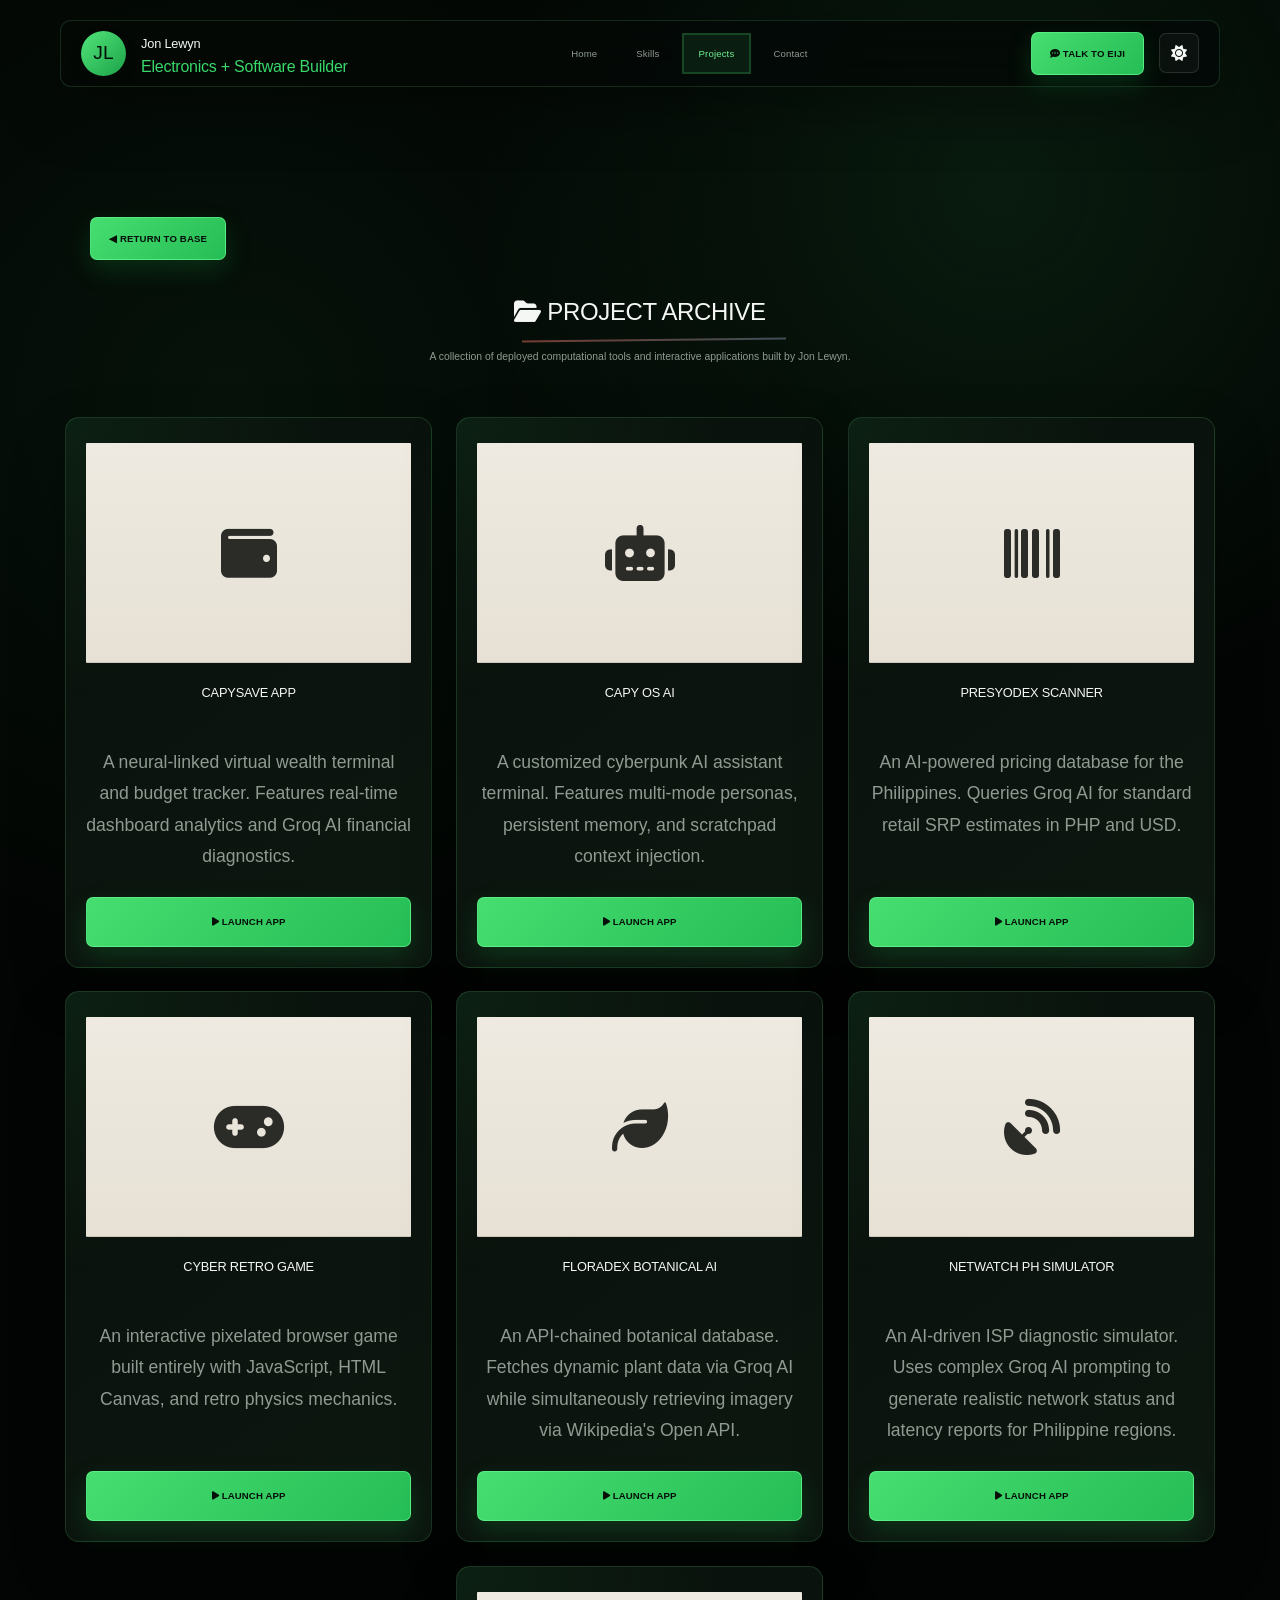
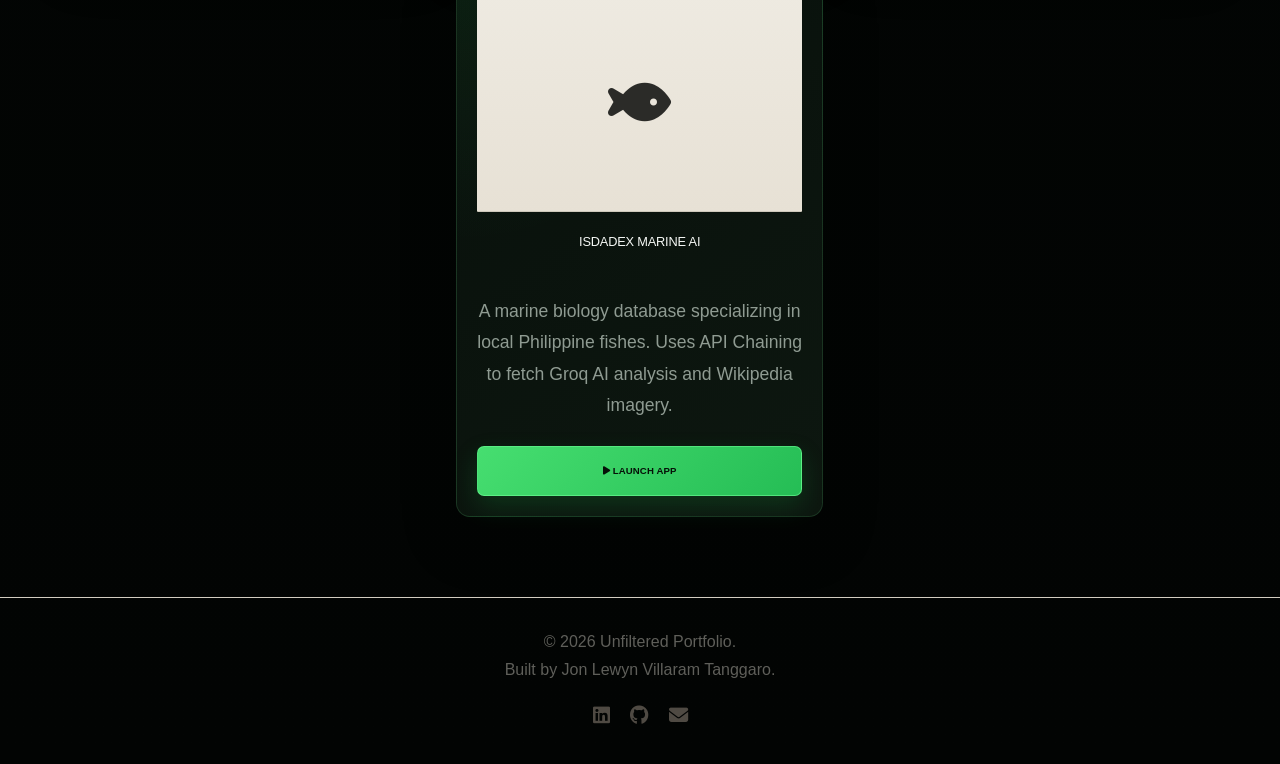
<file: projects.html>
<!DOCTYPE html>
<html lang="en">
<head>
    <meta charset="UTF-8">
    <meta name="viewport" content="width=device-width, initial-scale=1.0">
    <title>Jon Lewyn | Project Archive</title>
    
    <link href="https://fonts.googleapis.com/css2?family=Press+Start+2P&family=VT323&display=swap" rel="stylesheet">
    <link rel="stylesheet" href="https://cdnjs.cloudflare.com/ajax/libs/font-awesome/6.4.0/css/all.min.css">
    
    <style>
        :root {
            --bg-color: #1e1e2f; --panel-bg: #2a2a40; --panel-bg-2: #343454;
            --text-main: #f8f8f2; --text-muted: #a8a8b2; --retro-green: #4ade80;
            --retro-blue: #3b82f6; --retro-purple: #bd93f9; --retro-pink: #ff79c6;
            --retro-gold: #facc15; --retro-orange: #ffb86c; --retro-cyan: #8be9fd; 
            --border-dark: #000000; --grid-color: rgba(255, 255, 255, 0.03);
        }

        [data-theme="light"] {
            --bg-color: #f0f0f5; --panel-bg: #ffffff; --panel-bg-2: #ededf6;
            --text-main: #1a1a2e; --text-muted: #4a4a6a; --border-dark: #111111;
            --grid-color: rgba(0, 0, 0, 0.05);
        }

        * { box-sizing: border-box; margin: 0; padding: 0; scroll-behavior: smooth; }
        
        body {
            font-family: 'Press Start 2P', cursive; background-color: var(--bg-color); color: var(--text-main);
            line-height: 1.8; overflow-x: hidden; transition: background-color 0.3s, color 0.3s; position: relative;
            background-image: linear-gradient(var(--grid-color) 2px, transparent 2px), linear-gradient(90deg, var(--grid-color) 2px, transparent 2px);
            background-size: 30px 30px; animation: scrollGrid 20s linear infinite;
        }

        @keyframes scrollGrid { 0% { background-position: 0px 0px; } 100% { background-position: 60px 60px; } }

        .scanlines { position: fixed; top: 0; left: 0; width: 100vw; height: 100vh; background: linear-gradient(rgba(18, 16, 16, 0) 50%, rgba(0, 0, 0, 0.1) 50%); background-size: 100% 4px; z-index: 9999; pointer-events: none; }

        a, button { cursor: pointer; }

        /* --- SYNCHRONIZED NAV BAR --- */
        nav {
            position: absolute; top: 20px; left: 50%; transform: translateX(-50%); width: 95%; max-width: 1200px;
            background: rgba(42, 42, 64, 0.95); border: 4px solid var(--border-dark); box-shadow: 8px 8px 0px var(--border-dark);
            display: flex; align-items: center; justify-content: space-between; padding: 10px 20px; z-index: 1000; backdrop-filter: blur(4px);
        }
        [data-theme="light"] nav { background: rgba(255, 255, 255, 0.95); }

        .nav-left { display: flex; align-items: center; gap: 15px; }
        .jl-badge { background: var(--retro-blue); color: #fff; width: 45px; height: 45px; display: flex; align-items: center; justify-content: center; font-size: 1.2rem; border: 3px solid var(--border-dark); box-shadow: inset -3px -3px 0 rgba(0,0,0,0.3); text-shadow: 2px 2px 0 #000; }
        .nav-brand-text { display: flex; flex-direction: column; justify-content: center; }
        .nav-brand-text .name { color: var(--text-main); font-size: 0.8rem; text-shadow: 2px 2px 0 var(--border-dark); margin-bottom: 4px;}
        .nav-brand-text .title { font-family: 'VT323', monospace; color: var(--retro-green); font-size: 1rem; line-height: 1;}

        .nav-center { display: flex; align-items: center; gap: 5px; }
        .nav-center a { color: var(--text-main); text-decoration: none; font-size: 0.6rem; padding: 10px 15px; background: transparent; border: 2px solid transparent; font-family: inherit; text-transform: uppercase; transition: 0.2s; }
        .nav-center a.active { background: var(--panel-bg-2); border-color: var(--border-dark); color: var(--retro-gold); box-shadow: 2px 2px 0 var(--border-dark); }
        .nav-center a:hover { color: var(--retro-pink); background: rgba(0,0,0,0.2);}

        .nav-right { display: flex; align-items: center; gap: 15px; }
        .btn-talk { background: var(--retro-blue); color: #fff; text-decoration: none; font-size: 0.6rem; padding: 12px 18px; border: 3px solid var(--border-dark); box-shadow: 4px 4px 0 var(--border-dark); transition: all 0.1s; text-transform: uppercase; }
        .btn-talk:hover { filter: brightness(1.1); }
        .btn-talk:active { transform: translate(4px, 4px); box-shadow: 0 0 0 var(--border-dark); }
        .theme-toggle-btn { background: var(--panel-bg-2); border: 3px solid var(--border-dark); width: 40px; height: 40px; font-size: 1rem; color: var(--retro-gold); display: flex; align-items: center; justify-content: center; box-shadow: 4px 4px 0 var(--border-dark); transition: 0.1s;}
        .theme-toggle-btn:active { transform: translate(4px, 4px); box-shadow: 0 0 0 var(--border-dark); }
        .mobile-menu-btn { display: none; background: var(--panel-bg-2); border: 3px solid var(--border-dark); width: 40px; height: 40px; font-size: 1.2rem; color: var(--text-main); align-items: center; justify-content: center; box-shadow: 4px 4px 0 var(--border-dark); }

        /* --- ARCHIVE LAYOUT --- */
        .archive-container { padding: 150px 20px 80px; text-align: center; min-height: 100vh; display: flex; flex-direction: column; align-items: center; position: relative; z-index: 2; }
        
        .back-btn-container { width: 100%; max-width: 1100px; text-align: left; margin-bottom: 30px; }
        .back-btn { display: inline-block; background: var(--panel-bg); color: var(--text-main); padding: 12px 18px; text-decoration: none; font-size: 0.6rem; border: 4px solid var(--border-dark); box-shadow: 6px 6px 0px var(--border-dark); transition: transform 0.1s; text-transform: uppercase; }
        .back-btn:active { transform: translate(4px, 4px); box-shadow: 2px 2px 0px var(--border-dark); }
        .back-btn:hover { background: var(--retro-blue); color: #fff; }

        .archive-header { margin-bottom: 50px; }
        .archive-header h1 { font-size: 1.5rem; color: var(--retro-gold); text-shadow: 4px 4px 0 var(--border-dark); margin-bottom: 15px; }
        .archive-header p { font-size: 0.65rem; color: var(--text-muted); max-width: 600px; margin: 0 auto; line-height: 1.8; }

        /* --- THE CARD GRID --- */
        .card-grid { display: flex; justify-content: center; flex-wrap: wrap; gap: 40px; max-width: 1150px; margin: 0 auto; }
        
        .item-card { background: var(--panel-bg); border: 4px solid var(--border-dark); box-shadow: 10px 10px 0px var(--border-dark); width: 340px; padding: 25px 20px 20px; position: relative; display: flex; flex-direction: column; transition: transform 0.2s; opacity: 0; }
        .item-card:hover { transform: translateY(-5px); }
        .item-card.show { animation: popInReveal 0.6s cubic-bezier(0.175, 0.885, 0.32, 1.275) forwards; }
        
        /* Animation Delays for all 7 cards */
        .item-card:nth-child(1).show { animation-delay: 0.1s; } 
        .item-card:nth-child(2).show { animation-delay: 0.3s; } 
        .item-card:nth-child(3).show { animation-delay: 0.5s; }
        .item-card:nth-child(4).show { animation-delay: 0.7s; }
        .item-card:nth-child(5).show { animation-delay: 0.9s; }
        .item-card:nth-child(6).show { animation-delay: 1.1s; }
        .item-card:nth-child(7).show { animation-delay: 1.3s; }
        
        @keyframes popInReveal { 0% { opacity: 0; transform: translateY(60px) scale(0.9); } 100% { opacity: 1; transform: translateY(0) scale(1); } }

        /* The Pink Pin */
        .item-card::before { content: ""; position: absolute; top: -14px; left: 50%; transform: translateX(-50%); width: 26px; height: 26px; background: var(--retro-pink); border: 4px solid var(--border-dark); border-radius: 50%; z-index: 3; box-shadow: inset -2px -2px 0 rgba(0,0,0,0.3); }
        .item-card::after { content: ""; position: absolute; top: 8px; left: 50%; transform: translateX(-50%); width: 4px; height: 25px; background: var(--border-dark); z-index: 1; }

        .item-img-wrapper { border: 4px solid var(--border-dark); width: 100%; height: 180px; margin-bottom: 20px; background: #000; position: relative; z-index: 2; overflow: hidden; display: flex; align-items: center; justify-content: center; font-size: 3.5rem; color: var(--retro-purple); box-shadow: inset 0 0 20px rgba(0,0,0,0.8); }
        .item-img-wrapper img { width: 100%; height: 100%; object-fit: cover; }
        
        .item-title { color: var(--retro-green); font-size: 0.8rem; line-height: 1.5; margin-bottom: 12px; text-transform: uppercase; text-shadow: 2px 2px 0 var(--border-dark); }
        .item-desc { color: var(--text-muted); font-size: 0.55rem; line-height: 1.6; margin-bottom: 25px; flex-grow: 1; font-family: 'VT323', monospace; font-size: 1.1rem; }
        
        .btn-card { display: block; width: 100%; background: var(--retro-blue); color: #fff; border: 4px solid var(--border-dark); padding: 15px; font-size: 0.6rem; text-decoration: none; text-transform: uppercase; box-shadow: 4px 4px 0 var(--border-dark); transition: transform 0.1s, box-shadow 0.1s; margin-top: auto; }
        .btn-card:hover { filter: brightness(1.1); }
        .btn-card:active { transform: translate(4px, 4px); box-shadow: 0px 0px 0px var(--border-dark); }

        footer { background: var(--panel-bg); border-top: 4px solid var(--border-dark); padding: 30px; text-align: center; margin-top: auto; transition: background-color 0.3s; position: relative; z-index: 2;}
        .social-links { margin-top: 15px; display: flex; justify-content: center; gap: 20px; }
        .social-links a { color: var(--text-main); font-size: 1.2rem; text-shadow: 2px 2px 0px var(--border-dark); transition: color 0.2s; }
        .social-links a:hover { color: var(--retro-blue); transform: translateY(-3px); }

        @media (max-width: 900px) {
            nav { position: absolute; top: 0; left: 0; transform: none; width: 100%; max-width: 100%; border-left: none; border-right: none; border-top: none; padding: 15px 20px; margin: 0; border-radius: 0; }
            .nav-brand-text { display: none; }
            .nav-center { display: none; width: 100%; flex-direction: column; position: absolute; top: 100%; left: 0; background: var(--panel-bg); border-bottom: 4px solid var(--border-dark); padding: 0; margin: 0; box-shadow: 0px 8px 0px rgba(0,0,0,0.5); }
            .nav-center.show { display: flex; }
            .nav-center a { width: 100%; padding: 18px; text-align: center; border-bottom: 2px solid var(--border-dark); font-size: 0.7rem; }
            .nav-center a:last-child { border-bottom: none; }
            .mobile-menu-btn { display: flex; }
            .btn-talk { display: none; }
            .archive-container { padding-top: 100px; }
        }
    </style>
    <link href="https://fonts.googleapis.com/css2?family=Courier+Prime:wght;700&family=Special+Elite&display=swap" rel="stylesheet">
    <link rel="stylesheet" href="typewriter-theme.css">
</head>
<body>

    <div class="scanlines"></div>

    <nav>
        <div class="nav-left">
            <div class="jl-badge">JL</div>
            <div class="nav-brand-text">
                <div class="name">Jon Lewyn</div>
                <div class="title">Electronics + Software Builder</div>
            </div>
        </div>

        <div class="nav-center" id="nav-center-menu">
            <a href="index.html">Home</a>
            <a href="index.html#skills">Skills</a>
            <a href="projects.html" class="active">Projects</a>
            <a href="index.html#contact">Contact</a>
        </div>

        <div class="nav-right">
            <a href="index.html#ai-chat" class="btn-talk"><i class="fas fa-comment-dots"></i> TALK TO EIJI</a>
            <button id="theme-btn" class="theme-toggle-btn"><i class="fas fa-sun"></i></button>
            <button id="mobile-menu-btn" class="mobile-menu-btn"><i class="fas fa-bars"></i></button>
        </div>
    </nav>

    <div class="archive-container">
        <div class="back-btn-container">
            <a href="index.html" class="back-btn">◀ RETURN TO BASE</a>
        </div>

        <div class="archive-header">
            <h1><i class="fas fa-folder-open"></i> PROJECT ARCHIVE</h1>
            <p>A collection of deployed computational tools and interactive applications built by Jon Lewyn.</p>
        </div>

        <div class="card-grid">
            
            <div class="item-card">
                <div class="item-img-wrapper">
                    <i class="fas fa-wallet"></i>
                </div>
                <h3 class="item-title">CapySave App</h3>
                <p class="item-desc">A neural-linked virtual wealth terminal and budget tracker. Features real-time dashboard analytics and Groq AI financial diagnostics.</p>
                <a href="projects/capysave.html" class="btn-card"><i class="fas fa-play"></i> LAUNCH APP</a>
            </div>

            <div class="item-card">
                <div class="item-img-wrapper">
                    <i class="fas fa-robot"></i>
                </div>
                <h3 class="item-title">Capy OS AI</h3>
                <p class="item-desc">A customized cyberpunk AI assistant terminal. Features multi-mode personas, persistent memory, and scratchpad context injection.</p>
                <a href="projects/eiji-ai.html" class="btn-card"><i class="fas fa-play"></i> LAUNCH APP</a>
            </div>

            <div class="item-card">
                <div class="item-img-wrapper" style="color: var(--retro-orange); box-shadow: inset 0 0 20px rgba(255, 184, 108, 0.2);">
                    <i class="fas fa-barcode"></i>
                </div>
                <h3 class="item-title">PresyoDex Scanner</h3>
                <p class="item-desc">An AI-powered pricing database for the Philippines. Queries Groq AI for standard retail SRP estimates in PHP and USD.</p>
                <a href="projects/presyodex.html" class="btn-card" style="background: var(--retro-orange); color: #000; border-color: var(--border-dark);"><i class="fas fa-play"></i> LAUNCH APP</a>
            </div>

            <div class="item-card">
                <div class="item-img-wrapper">
                    <i class="fas fa-gamepad"></i>
                </div>
                <h3 class="item-title">Cyber Retro Game</h3>
                <p class="item-desc">An interactive pixelated browser game built entirely with JavaScript, HTML Canvas, and retro physics mechanics.</p>
                <a href="projects/snake-game.html" class="btn-card"><i class="fas fa-play"></i> LAUNCH APP</a>
            </div>

            <div class="item-card">
                <div class="item-img-wrapper" style="color: var(--retro-green); box-shadow: inset 0 0 20px rgba(74, 222, 128, 0.2);">
                    <i class="fas fa-leaf"></i>
                </div>
                <h3 class="item-title">FloraDex Botanical AI</h3>
                <p class="item-desc">An API-chained botanical database. Fetches dynamic plant data via Groq AI while simultaneously retrieving imagery via Wikipedia's Open API.</p>
                <a href="projects/floradex.html" class="btn-card" style="background: var(--retro-green); color: #000; border-color: var(--border-dark);"><i class="fas fa-play"></i> LAUNCH APP</a>
            </div>

            <div class="item-card">
                <div class="item-img-wrapper" style="color: var(--retro-blue); box-shadow: inset 0 0 20px rgba(139, 233, 253, 0.2);">
                    <i class="fas fa-satellite-dish"></i>
                </div>
                <h3 class="item-title">NetWatch PH Simulator</h3>
                <p class="item-desc">An AI-driven ISP diagnostic simulator. Uses complex Groq AI prompting to generate realistic network status and latency reports for Philippine regions.</p>
                <a href="projects/netwatch.html" class="btn-card" style="background: var(--retro-blue); color: #fff; border-color: var(--border-dark);"><i class="fas fa-play"></i> LAUNCH APP</a>
            </div>

            <div class="item-card">
                <div class="item-img-wrapper" style="color: var(--retro-cyan); box-shadow: inset 0 0 20px rgba(139, 233, 253, 0.2);">
                    <i class="fas fa-fish"></i>
                </div>
                <h3 class="item-title">IsdaDex Marine AI</h3>
                <p class="item-desc">A marine biology database specializing in local Philippine fishes. Uses API Chaining to fetch Groq AI analysis and Wikipedia imagery.</p>
                <a href="projects/isdadex.html" class="btn-card" style="background: var(--retro-cyan); color: #000; border-color: var(--border-dark);"><i class="fas fa-play"></i> LAUNCH APP</a>
            </div>

        </div>
    </div>

    <footer>
        <p>&copy; 2026 Unfiltered Portfolio.<br>Built by Jon Lewyn Villaram Tanggaro.</p>
        <div class="social-links">
            <a href="https://www.linkedin.com/in/jon-lewyn-tanggaro" target="_blank"><i class="fab fa-linkedin"></i></a>
            <a href="https://github.com/lewynski" target="_blank"><i class="fab fa-github"></i></a>
            <a href="mailto:lewynvllram@gmail.com"><i class="fas fa-envelope"></i></a>
        </div>
    </footer>
    <script>
        // --- THEME, MOBILE NAVIGATION, AND REVEAL ANIMATIONS ---
        const root = document.documentElement;
        const themeBtn = document.getElementById('theme-btn');
        const themeIcon = themeBtn?.querySelector('i');

        function applyTheme(theme) {
            root.setAttribute('data-theme', theme);
            localStorage.setItem('portfolio-theme', theme);

            if (!themeBtn || !themeIcon) return;

            if (theme === 'light') {
                themeIcon.classList.remove('fa-sun');
                themeIcon.classList.add('fa-moon');
                themeBtn.setAttribute('aria-label', 'Switch to dark theme');
                themeBtn.setAttribute('title', 'Switch to dark theme');
            } else {
                themeIcon.classList.remove('fa-moon');
                themeIcon.classList.add('fa-sun');
                themeBtn.setAttribute('aria-label', 'Switch to light theme');
                themeBtn.setAttribute('title', 'Switch to light theme');
            }
        }

        applyTheme(localStorage.getItem('portfolio-theme') || 'dark');

        themeBtn?.addEventListener('click', () => {
            const currentTheme = root.getAttribute('data-theme') || 'dark';
            applyTheme(currentTheme === 'dark' ? 'light' : 'dark');
        });

        const mobileBtn = document.getElementById('mobile-menu-btn');
        const navMenu = document.getElementById('nav-center-menu');

        function closeMobileMenu() {
            navMenu?.classList.remove('show');
            const icon = mobileBtn?.querySelector('i');
            icon?.classList.remove('fa-times');
            icon?.classList.add('fa-bars');
            mobileBtn?.setAttribute('aria-expanded', 'false');
            mobileBtn?.setAttribute('aria-label', 'Open navigation menu');
        }

        mobileBtn?.setAttribute('aria-expanded', 'false');
        mobileBtn?.setAttribute('aria-label', 'Open navigation menu');

        mobileBtn?.addEventListener('click', (event) => {
            event.stopPropagation();
            const isOpen = navMenu?.classList.toggle('show');
            const icon = mobileBtn.querySelector('i');

            if (isOpen) {
                icon?.classList.remove('fa-bars');
                icon?.classList.add('fa-times');
                mobileBtn.setAttribute('aria-expanded', 'true');
                mobileBtn.setAttribute('aria-label', 'Close navigation menu');
            } else {
                closeMobileMenu();
            }
        });

        navMenu?.querySelectorAll('a').forEach((link) => {
            link.addEventListener('click', closeMobileMenu);
        });

        document.addEventListener('click', (event) => {
            if (
                navMenu?.classList.contains('show') &&
                !navMenu.contains(event.target) &&
                !mobileBtn?.contains(event.target)
            ) {
                closeMobileMenu();
            }
        });

        document.addEventListener('keydown', (event) => {
            if (event.key === 'Escape') closeMobileMenu();
        });

        window.addEventListener('resize', () => {
            if (window.innerWidth > 980) closeMobileMenu();
        });

        const animatedElements = document.querySelectorAll('.skill-card, .item-card, .reveal');

        if ('IntersectionObserver' in window) {
            const observer = new IntersectionObserver((entries) => {
                entries.forEach((entry) => {
                    if (entry.isIntersecting) {
                        entry.target.classList.add('show', 'visible');
                        observer.unobserve(entry.target);
                    }
                });
            }, {
                threshold: 0.14,
                rootMargin: '0px 0px -45px 0px'
            });

            animatedElements.forEach((element) => observer.observe(element));
        } else {
            animatedElements.forEach((element) => element.classList.add('show', 'visible'));
        }
    </script>
</body>
</html>
</file>
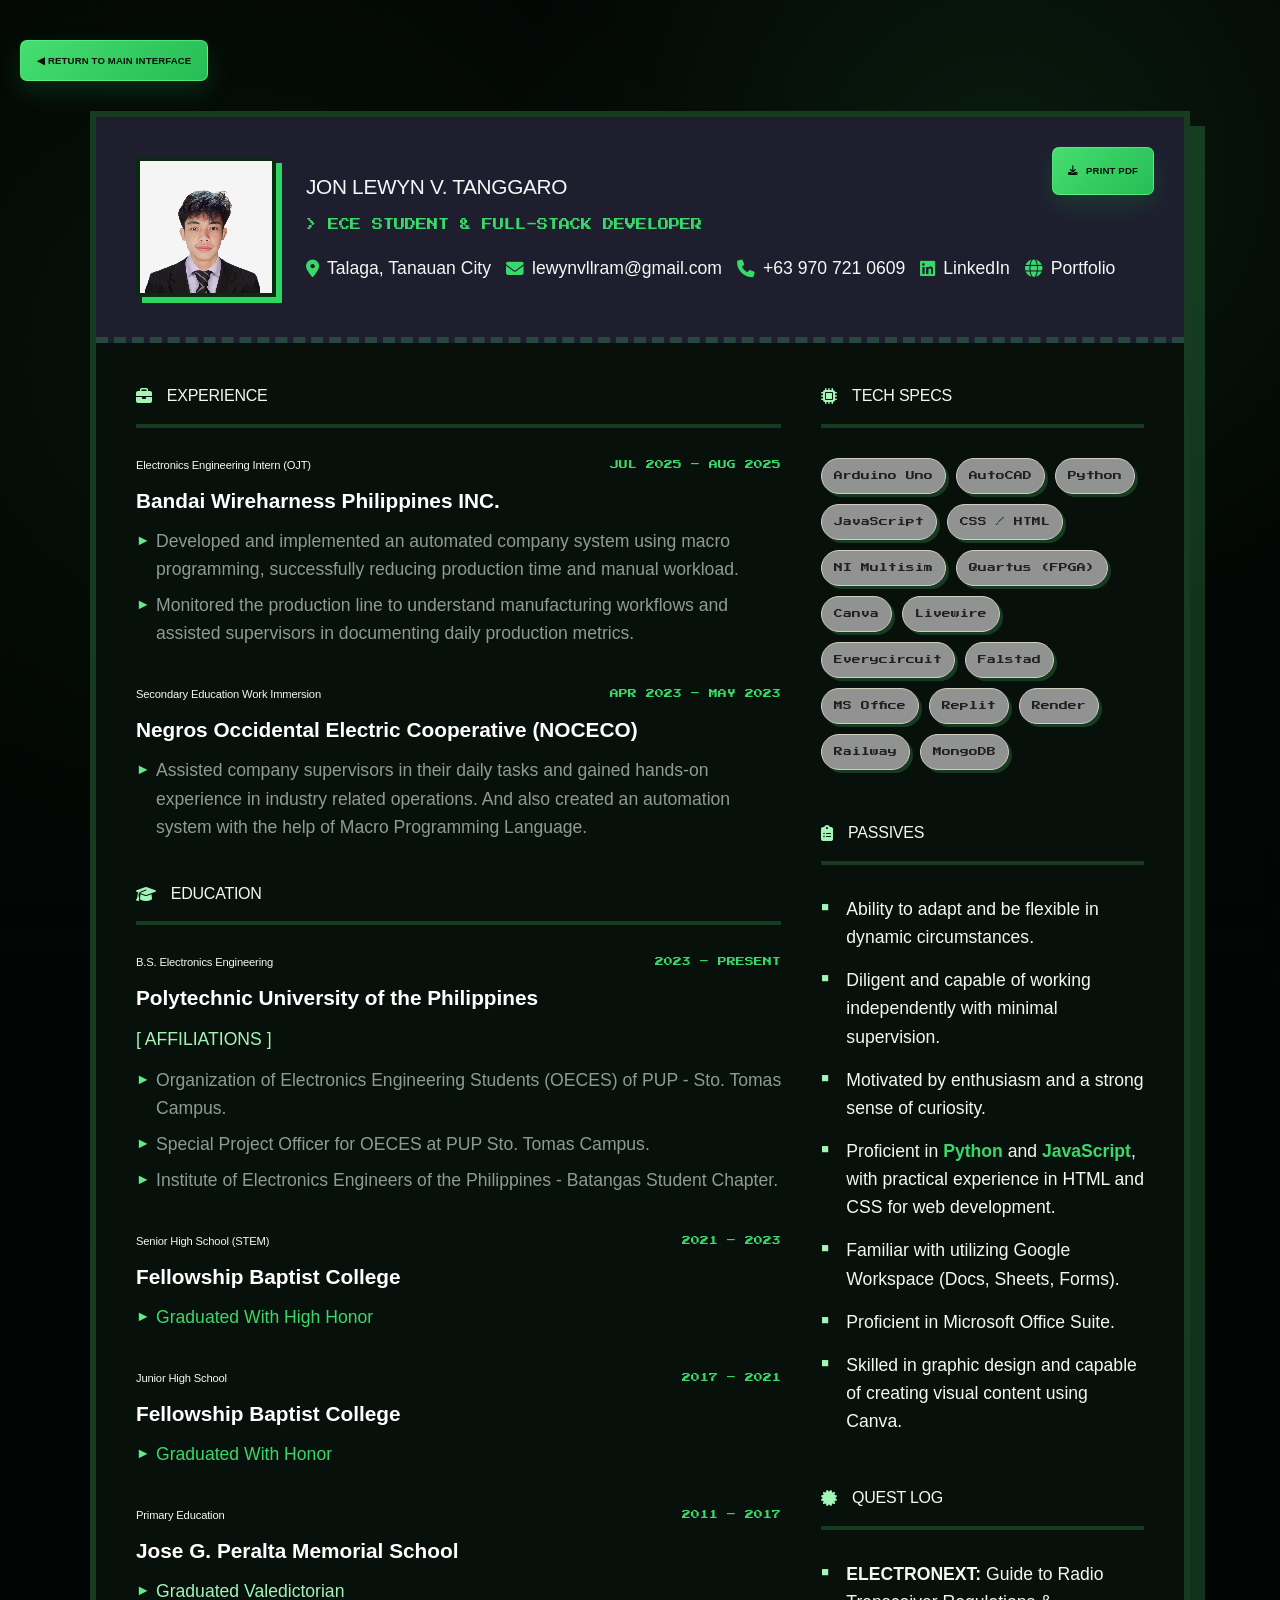
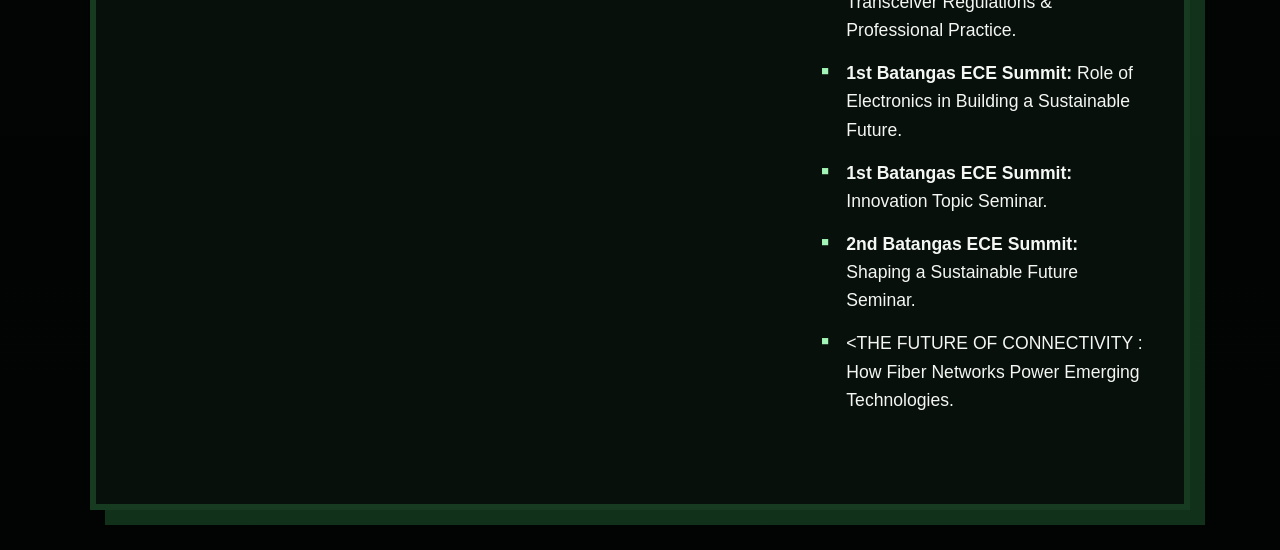
<file: resume.html>
<!DOCTYPE html>
<html lang="en">
<head>
    <meta charset="UTF-8">
    <meta name="viewport" content="width=device-width, initial-scale=1.0">
    <title>Resume | Jon Lewyn Tanggaro</title>
    
    <link href="https://fonts.googleapis.com/css2?family=Press+Start+2P&family=VT323&display=swap" rel="stylesheet">
    <link rel="stylesheet" href="https://cdnjs.cloudflare.com/ajax/libs/font-awesome/6.4.0/css/all.min.css">
    
    <style>
        /* Retro Arcade Theme */
        :root {
            --bg-color: #1e1e2f;
            --panel-bg: #2a2a40;
            --text-main: #f8f8f2;
            --text-muted: #a8a8b2;
            --retro-green: #4ade80;
            --retro-blue: #3b82f6;
            --retro-purple: #bd93f9;
            --retro-pink: #ff79c6;
            --retro-gold: #facc15;
            --border-dark: #000000;
        }

        * { box-sizing: border-box; margin: 0; padding: 0; }

        body {
            background-color: var(--bg-color);
            color: var(--text-main);
            font-family: 'VT323', monospace; /* Highly readable retro font for body */
            font-size: 1.2rem;
            line-height: 1.6;
            cursor: url('https://labs.phaser.io/assets/sprites/hand.png'), auto;
            background-image: linear-gradient(rgba(255,255,255,0.03) 2px, transparent 2px),
            linear-gradient(90deg, rgba(255,255,255,0.03) 2px, transparent 2px);
            background-size: 30px 30px;
            padding: 40px 20px;
        }

        a, button { cursor: url('https://labs.phaser.io/assets/sprites/cursor.png'), pointer !important; }

        .back-btn {
            display: inline-block; margin-bottom: 30px;
            background: var(--panel-bg); color: var(--text-main);
            padding: 12px 16px; text-decoration: none; 
            font-family: 'Press Start 2P', cursive; font-size: 0.6rem;
            border: 4px solid var(--border-dark);
            box-shadow: 4px 4px 0px var(--border-dark);
            transition: all 0.1s;
        }
        .back-btn:hover { background: var(--retro-blue); }
        .back-btn:active { transform: translate(4px, 4px); box-shadow: 0px 0px 0px var(--border-dark); }

        .resume-container {
            max-width: 1100px;
            margin: 0 auto;
            background: var(--panel-bg);
            border: 6px solid var(--border-dark);
            box-shadow: 15px 15px 0px var(--border-dark);
            position: relative;
        }

        /* Top Header */
        .header {
            padding: 40px;
            border-bottom: 6px dashed var(--border-dark);
            background: #1e1e2f;
            display: flex;
            align-items: center;
            gap: 30px;
            position: relative;
        }

        .header-pic {
            width: 140px; height: 140px; object-fit: cover;
            border: 4px solid var(--border-dark);
            box-shadow: 6px 6px 0px var(--retro-blue);
            image-rendering: pixelated;
            background: #000;
        }

        .header-content { flex: 1; }

        h1 {
            font-family: 'Press Start 2P', cursive;
            font-size: 1.3rem; color: var(--retro-gold);
            text-shadow: 3px 3px 0px var(--border-dark);
            margin: 0 0 15px 0; line-height: 1.4;
        }

        .title {
            font-family: 'Press Start 2P', cursive;
            font-size: 0.7rem; color: var(--retro-green);
            margin-bottom: 20px;
        }

        .contact-info {
            display: flex; flex-wrap: wrap; gap: 15px;
            font-size: 1.1rem; color: var(--text-main);
        }

        .contact-info a, .contact-info span {
            color: var(--text-main); text-decoration: none;
            display: flex; align-items: center; gap: 8px;
            transition: color 0.2s;
        }
        .contact-info i { color: var(--retro-pink); }
        .contact-info a:hover { color: var(--retro-blue); }

        /* PDF Download Button */
        .download-btn {
            position: absolute; top: 30px; right: 30px;
            background: var(--retro-purple); color: #fff;
            padding: 15px; border: 4px solid var(--border-dark);
            box-shadow: 6px 6px 0px var(--border-dark);
            text-decoration: none; font-family: 'Press Start 2P', cursive;
            font-size: 0.6rem; display: flex; align-items: center; gap: 8px;
            transition: all 0.1s;
        }
        .download-btn:hover { background: var(--retro-pink); }
        .download-btn:active { transform: translate(4px, 4px); box-shadow: 2px 2px 0px var(--border-dark); }

        /* Layout Grid */
        .content {
            display: grid; grid-template-columns: 2fr 1fr;
            gap: 40px; padding: 40px;
        }

        /* Sections */
        .section-title {
            font-family: 'Press Start 2P', cursive;
            font-size: 1rem; color: var(--retro-blue);
            margin-bottom: 30px; display: flex; align-items: center; gap: 15px;
            border-bottom: 4px solid var(--border-dark);
            padding-bottom: 15px; text-shadow: 2px 2px 0px var(--border-dark);
        }
        .section-title i { color: var(--retro-gold); }

        /* Items */
        .item { margin-bottom: 40px; }
        .item-header { display: flex; justify-content: space-between; align-items: baseline; margin-bottom: 10px; flex-wrap: wrap; gap: 10px;}
        
        .item-title { 
            font-family: 'Press Start 2P', cursive; 
            font-size: 0.7rem; color: var(--retro-green); 
            line-height: 1.4;
        }
        .item-subtitle { color: #fff; font-weight: bold; font-size: 1.3rem; margin-top: 5px; }
        .item-date { color: var(--retro-pink); font-family: 'Press Start 2P', cursive; font-size: 0.55rem; }
        
        .item-desc { color: var(--text-muted); font-size: 1.1rem; margin-top: 10px; }
        .item-desc ul { list-style: none; padding: 0; margin-top: 10px; }
        .item-desc li { position: relative; padding-left: 20px; margin-bottom: 8px; }
        .item-desc li::before {
            content: "►"; position: absolute; left: 0; top: 2px;
            color: var(--retro-purple); font-size: 0.9rem;
        }

        /* Sidebar Elements */
        .sidebar-section { margin-bottom: 50px; }
        
        .skills-list { list-style: none; padding: 0; margin: 0; }
        .skills-list li {
            position: relative; padding-left: 25px; margin-bottom: 15px;
            font-size: 1.1rem; color: var(--text-main);
        }
        .skills-list li::before {
            content: "■"; position: absolute; left: 0; top: 2px;
            color: var(--retro-gold); font-size: 0.8rem;
        }

        .tags { display: flex; flex-wrap: wrap; gap: 10px; margin-top: 15px; }
        .tag {
            background: #000; border: 2px solid var(--retro-blue);
            color: var(--retro-cyan); font-family: 'Press Start 2P', cursive;
            font-size: 0.55rem; padding: 10px;
            box-shadow: 3px 3px 0px var(--border-dark);
            transition: all 0.2s;
        }
        .tag:hover { background: var(--retro-blue); color: #fff; transform: translateY(-2px); }

        @media (max-width: 900px) {
            .content { grid-template-columns: 1fr; gap: 20px; padding: 20px;}
            .header { flex-direction: column; text-align: center; padding: 30px 20px; }
            .contact-info { justify-content: center; }
            .download-btn { position: relative; top: 0; right: 0; display: inline-flex; margin-top: 20px; justify-content: center; width: 100%;}
            .item-header { flex-direction: column; }
            h1 { font-size: 1rem; line-height: 1.6;}
        }
    </style>
    <link href="https://fonts.googleapis.com/css2?family=Courier+Prime:wght;700&family=Special+Elite&display=swap" rel="stylesheet">
    <link rel="stylesheet" href="typewriter-theme.css">
</head>
<body>

    <a href="index.html" class="back-btn">
        ◀ RETURN TO MAIN INTERFACE
    </a>

    <div class="resume-container">
        
        <header class="header">
            <img src="me.jpg" alt="Jon Lewyn Tanggaro" class="header-pic">
            
            <div class="header-content">
                <h1>JON LEWYN V. TANGGARO</h1>
                <div class="title">&gt; ECE STUDENT & FULL-STACK DEVELOPER</div>
                
                <div class="contact-info">
                    <span><i class="fas fa-map-marker-alt"></i> Talaga, Tanauan City</span>
                    <a href="mailto:lewynvllram@gmail.com"><i class="fas fa-envelope"></i> lewynvllram@gmail.com</a>
                    <a href="tel:+639707210609"><i class="fas fa-phone"></i> +63 970 721 0609</a>
                    <a href="https://www.linkedin.com/in/jon-lewyn-tanggaro" target="_blank"><i class="fab fa-linkedin"></i> LinkedIn</a>
                    <a href="https://lewynski.github.io" target="_blank"><i class="fas fa-globe"></i> Portfolio</a>
                </div>
            </div>

            <a href="Tanggaro_Resume.pdf" target="_blank" class="download-btn">
                <i class="fas fa-download"></i> PRINT PDF
            </a>
        </header>

        <div class="content">
            
            <div class="main-column">
                
                <section>
                    <h2 class="section-title"><i class="fas fa-briefcase"></i> EXPERIENCE</h2>
                    
                    <div class="item">
                        <div class="item-header">
                            <span class="item-title">Electronics Engineering Intern (OJT)</span>
                            <span class="item-date">JUL 2025 – AUG 2025</span>
                        </div>
                        <div class="item-subtitle">Bandai Wireharness Philippines INC.</div>
                        <div class="item-desc">
                            <ul>
                                <li>Developed and implemented an automated company system using macro programming, successfully reducing production time and manual workload.</li>
                                <li>Monitored the production line to understand manufacturing workflows and assisted supervisors in documenting daily production metrics.</li>
                            </ul>
                        </div>
                    </div>

                    <div class="item">
                        <div class="item-header">
                            <span class="item-title">Secondary Education Work Immersion</span>
                            <span class="item-date">APR 2023 – MAY 2023</span>
                        </div>
                        <div class="item-subtitle">Negros Occidental Electric Cooperative (NOCECO)</div>
                        <div class="item-desc">
                            <ul>
                                <li>Assisted company supervisors in their daily tasks and gained hands-on experience in industry related operations. And also created an automation system with the help of Macro Programming Language.</li>
                            </ul>
                        </div>
                    </div>
                </section>

                <section>
                    <h2 class="section-title"><i class="fas fa-graduation-cap"></i> EDUCATION</h2>
                    
                    <div class="item">
                        <div class="item-header">
                            <span class="item-title">B.S. Electronics Engineering</span>
                            <span class="item-date">2023 – PRESENT</span>
                        </div>
                        <div class="item-subtitle">Polytechnic University of the Philippines</div>
                        <div class="item-desc">
                            <p style="margin-top: 10px; color: var(--retro-gold); font-weight: bold;">[ AFFILIATIONS ]</p>
                            <ul>
                                <li>Organization of Electronics Engineering Students (OECES) of PUP - Sto. Tomas Campus.</li>
                                <li>Special Project Officer for OECES at PUP Sto. Tomas Campus.</li>
                                <li>Institute of Electronics Engineers of the Philippines - Batangas Student Chapter.</li>
                            </ul>
                        </div>
                    </div>

                    <div class="item">
                        <div class="item-header">
                            <span class="item-title">Senior High School (STEM)</span>
                            <span class="item-date">2021 – 2023</span>
                        </div>
                        <div class="item-subtitle">Fellowship Baptist College</div>
                        <div class="item-desc">
                            <ul>
                                <li style="color: var(--retro-green);">Graduated With High Honor</li>
                            </ul>
                        </div>
                    </div>

                    <div class="item">
                        <div class="item-header">
                            <span class="item-title">Junior High School</span>
                            <span class="item-date">2017 – 2021</span>
                        </div>
                        <div class="item-subtitle">Fellowship Baptist College</div>
                        <div class="item-desc">
                            <ul>
                                <li style="color: var(--retro-green);">Graduated With Honor</li>
                            </ul>
                        </div>
                    </div>

                    <div class="item">
                        <div class="item-header">
                            <span class="item-title">Primary Education</span>
                            <span class="item-date">2011 – 2017</span>
                        </div>
                        <div class="item-subtitle">Jose G. Peralta Memorial School</div>
                        <div class="item-desc">
                            <ul>
                                <li style="color: var(--retro-gold); text-shadow: 1px 1px 0px #000;">Graduated Valedictorian</li>
                            </ul>
                        </div>
                    </div>
                </section>

            </div>

            <div class="side-column">
                
                <div class="sidebar-section">
                    <h2 class="section-title"><i class="fas fa-microchip"></i> TECH SPECS</h2>
                    <div class="tags">
                        <span class="tag">Arduino Uno</span>
                        <span class="tag">AutoCAD</span>
                        <span class="tag">Python</span>
                        <span class="tag">JavaScript</span>
                        <span class="tag">CSS / HTML</span>
                        <span class="tag">NI Multisim</span>
                        <span class="tag">Quartus (FPGA)</span>
                        <span class="tag">Canva</span>
                        <span class="tag">Livewire</span>
                        <span class="tag">Everycircuit</span>
                        <span class="tag">Falstad</span>
                        <span class="tag">MS Office</span>
                        <span class="tag">Replit</span>
                        <span class="tag">Render</span>
                        <span class="tag">Railway</span>
                        <span class="tag">MongoDB</span>
                    </div>
                </div>

                <div class="sidebar-section">
                    <h2 class="section-title"><i class="fas fa-clipboard-list"></i> PASSIVES</h2>
                    <ul class="skills-list">
                        <li>Ability to adapt and be flexible in dynamic circumstances.</li>
                        <li>Diligent and capable of working independently with minimal supervision.</li>
                        <li>Motivated by enthusiasm and a strong sense of curiosity.</li>
                        <li>Proficient in <strong style="color: var(--retro-pink);">Python</strong> and <strong style="color: var(--retro-pink);">JavaScript</strong>, with practical experience in HTML and CSS for web development.</li>
                        <li>Familiar with utilizing Google Workspace (Docs, Sheets, Forms).</li>
                        <li>Proficient in Microsoft Office Suite.</li>
                        <li>Skilled in graphic design and capable of creating visual content using Canva.</li>
                    </ul>
                </div>

                <div class="sidebar-section">
                    <h2 class="section-title"><i class="fas fa-certificate"></i> QUEST LOG</h2>
                    <ul class="skills-list">
                        <li><strong>ELECTRONEXT:</strong> Guide to Radio Transceiver Regulations & Professional Practice.</li>
                        <li><strong>1st Batangas ECE Summit:</strong> Role of Electronics in Building a Sustainable Future.</li>
                        <li><strong>1st Batangas ECE Summit:</strong> Innovation Topic Seminar.</li>
                        <li><strong>2nd Batangas ECE Summit:</strong> Shaping a Sustainable Future Seminar.</li>
                        <li><<strong></strong>THE FUTURE OF CONNECTIVITY : How Fiber Networks Power Emerging Technologies.</li>
                    </ul>
                </div>

            </div>
            
        </div>
    </div>

</body>
</html>
</file>
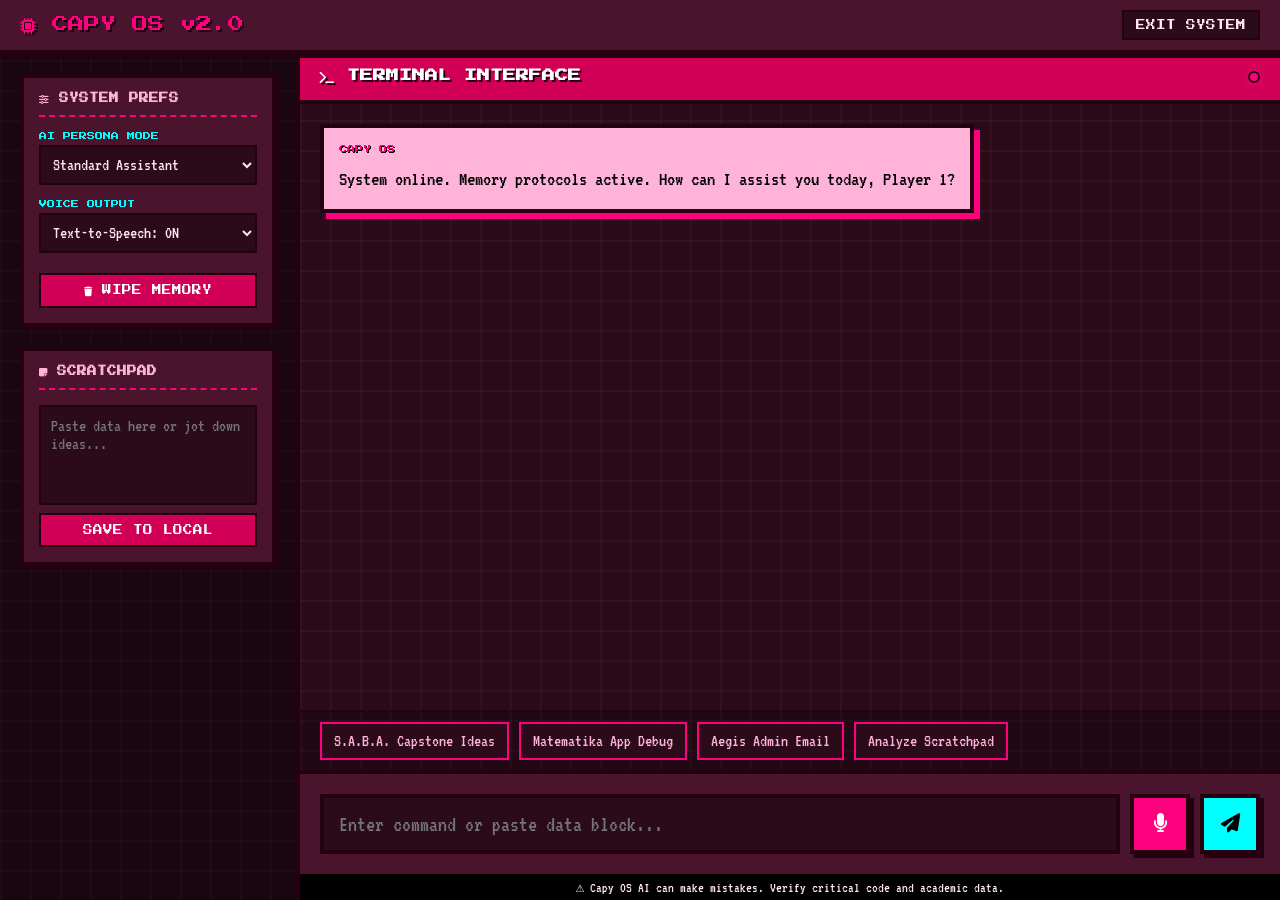
<file: projects/eiji-ai.html>
<!DOCTYPE html>
<html lang="en">
<head>
    <meta charset="UTF-8">
    <meta name="viewport" content="width=device-width, initial-scale=1.0">
    <title>Capy OS | AI Terminal</title>
    
    <link href="https://fonts.googleapis.com/css2?family=Press+Start+2P&family=VT323&display=swap" rel="stylesheet">
    <link rel="stylesheet" href="https://cdnjs.cloudflare.com/ajax/libs/font-awesome/6.4.0/css/all.min.css">
    
    <style>
        :root {
            --bg-color: #2b0a1a;        
            --panel-bg: #4a152c;        
            --text-main: #ffe6f2;       
            --retro-light-pink: #ffb3d9;
            --retro-hot-pink: #ff007f;  
            --retro-magenta: #d10056;   
            --border-dark: #240010;     
            --retro-cyan: #00ffff;
        }

        * { box-sizing: border-box; margin: 0; padding: 0; }

        body {
            font-family: 'VT323', monospace;
            background-color: var(--bg-color);
            color: var(--text-main);
            height: 100vh;
            display: flex;
            flex-direction: column;
            background-image: linear-gradient(rgba(255,255,255,0.03) 2px, transparent 2px),
            linear-gradient(90deg, rgba(255,255,255,0.03) 2px, transparent 2px);
            background-size: 30px 30px;
            cursor: url('https://labs.phaser.io/assets/sprites/hand.png'), auto;
            overflow: hidden;
        }

        a, button, select, input { cursor: pointer; }

        /* --- TOP NAV --- */
        .top-nav {
            background: var(--panel-bg); border-bottom: 4px solid var(--border-dark);
            padding: 10px 20px; display: flex; justify-content: space-between; align-items: center;
            box-shadow: 0 4px 0px var(--border-dark); z-index: 10;
        }
        .nav-brand { font-family: 'Press Start 2P', cursive; font-size: 1rem; color: var(--retro-hot-pink); text-shadow: 2px 2px 0 var(--border-dark);}
        .back-btn {
            background: var(--bg-color); color: var(--text-main); padding: 8px 12px; 
            text-decoration: none; font-family: 'Press Start 2P', cursive; font-size: 0.6rem;
            border: 2px solid var(--border-dark); transition: all 0.1s;
        }
        .back-btn:active { transform: translate(2px, 2px); }

        /* --- OS LAYOUT --- */
        .os-container { display: flex; flex: 1; overflow: hidden; }

        /* --- SIDEBAR TOOLS --- */
        .sidebar {
            width: 300px; background: rgba(0,0,0,0.4); border-right: 4px solid var(--border-dark);
            padding: 20px; display: flex; flex-direction: column; gap: 20px; overflow-y: auto;
        }
        
        .tool-panel { background: var(--panel-bg); border: 4px solid var(--border-dark); padding: 15px; box-shadow: 4px 4px 0 var(--border-dark);}
        .tool-panel h3 { font-family: 'Press Start 2P', cursive; font-size: 0.6rem; color: var(--retro-light-pink); margin-bottom: 15px; border-bottom: 2px dashed var(--retro-hot-pink); padding-bottom: 10px;}
        
        .tool-group { margin-bottom: 15px; }
        .tool-group label { display: block; font-family: 'Press Start 2P', cursive; font-size: 0.5rem; color: var(--retro-cyan); margin-bottom: 5px; }
        select {
            width: 100%; padding: 8px; font-family: 'VT323', monospace; font-size: 1.1rem;
            background: var(--bg-color); color: var(--text-main); border: 2px solid var(--border-dark); outline: none;
        }

        .quick-note {
            width: 100%; height: 100px; padding: 10px; font-family: 'VT323', monospace; font-size: 1.1rem;
            background: var(--bg-color); color: var(--text-main); border: 2px solid var(--border-dark); resize: none; outline: none;
        }

        .btn-tool {
            width: 100%; background: var(--retro-magenta); color: #fff; padding: 10px;
            font-family: 'Press Start 2P', cursive; font-size: 0.6rem; border: 2px solid var(--border-dark);
            margin-top: 5px; transition: 0.1s;
        }
        .btn-tool:active { transform: translateY(2px); }

        /* --- MAIN TERMINAL --- */
        .main-terminal { flex: 1; display: flex; flex-direction: column; position: relative; }
        
        .terminal-header {
            background: var(--retro-magenta); padding: 15px 20px; border-bottom: 4px solid var(--border-dark);
            display: flex; justify-content: space-between; align-items: center;
        }
        .terminal-header h2 { font-family: 'Press Start 2P', cursive; font-size: 0.8rem; color: #fff; text-shadow: 2px 2px 0 var(--border-dark); margin: 0; }
        .status-light { width: 12px; height: 12px; background: var(--retro-hot-pink); border: 2px solid var(--border-dark); border-radius: 50%; box-shadow: 0 0 10px var(--retro-hot-pink); animation: blink 2s infinite; }
        @keyframes blink { 0%, 100% { opacity: 1; } 50% { opacity: 0.5; } }

        /* CHAT BOX */
        .chat-box { flex: 1; padding: 20px; overflow-y: auto; display: flex; flex-direction: column; gap: 20px; }
        .chat-box::-webkit-scrollbar { width: 10px; }
        .chat-box::-webkit-scrollbar-track { background: var(--bg-color); border-left: 2px solid var(--border-dark); }
        .chat-box::-webkit-scrollbar-thumb { background: var(--retro-hot-pink); border: 2px solid var(--border-dark); }

        .message { max-width: 85%; padding: 15px; font-size: 1.3rem; line-height: 1.5; border: 4px solid var(--border-dark); position: relative; }
        
        .msg-capy { background: var(--retro-light-pink); color: #000; align-self: flex-start; box-shadow: 6px 6px 0px var(--retro-hot-pink); border-bottom-left-radius: 0; }
        .msg-capy::before { content: "CAPY OS"; display: block; font-family: 'Press Start 2P', cursive; font-size: 0.5rem; color: var(--retro-hot-pink); margin-bottom: 8px; text-shadow: 1px 1px 0 #000; }

        .msg-user { background: var(--retro-magenta); color: #fff; align-self: flex-end; box-shadow: -6px 6px 0px var(--border-dark); border-bottom-right-radius: 0; }
        .msg-user::before { content: "PLAYER 1"; display: block; font-family: 'Press Start 2P', cursive; font-size: 0.5rem; color: #fff; margin-bottom: 8px; text-shadow: 1px 1px 0 #000; }

        .typing-indicator { font-family: 'Press Start 2P', cursive; font-size: 0.6rem; color: var(--retro-light-pink); align-self: flex-start; display: none; margin-left: 10px; padding: 10px;}

        /* SUGGESTIONS */
        .suggestions-container { display: flex; flex-wrap: wrap; gap: 10px; padding: 10px 20px; background: rgba(0,0,0,0.2); border-top: 2px dashed var(--border-dark);}
        .sugg-pill {
            background: var(--bg-color); border: 2px solid var(--retro-hot-pink); color: var(--retro-light-pink);
            padding: 8px 12px; font-family: 'VT323', monospace; font-size: 1.1rem; transition: 0.2s;
        }
        .sugg-pill:hover { background: var(--retro-hot-pink); color: #fff; }

        /* INPUT AREA */
        .input-area { display: flex; padding: 20px; background: var(--panel-bg); border-top: 4px solid var(--border-dark); gap: 10px; align-items: stretch;}
        
        .input-wrapper { flex: 1; display: flex; flex-direction: column; position: relative;}
        .input-area textarea {
            width: 100%; height: 60px; padding: 15px; font-family: 'VT323', monospace; font-size: 1.4rem;
            background: var(--bg-color); color: var(--text-main); border: 4px solid var(--border-dark); outline: none; resize: none;
        }
        .input-area textarea:focus { border-color: var(--retro-hot-pink); }
        
        /* Voice & Action Buttons */
        .action-btns { display: flex; gap: 10px; }
        .btn-action {
            background: var(--retro-hot-pink); color: #fff; width: 60px; display: flex; align-items: center; justify-content: center;
            font-size: 1.2rem; border: 4px solid var(--border-dark); box-shadow: 4px 4px 0px var(--border-dark); transition: 0.1s;
        }
        .btn-action:active { transform: translate(4px, 4px); box-shadow: 0px 0px 0px var(--border-dark); }
        .btn-action.mic-active { background: var(--retro-cyan); color: #000; animation: pulse 1s infinite;}
        @keyframes pulse { 0% { transform: scale(1); } 50% { transform: scale(1.05); } 100% { transform: scale(1); } }

        /* DISCLAIMER */
        .disclaimer { text-align: center; font-size: 0.9rem; color: var(--text-muted); padding: 5px; background: #000; }

        /* --- RESPONSIVE MOBILE FIX --- */
        @media (max-width: 900px) {
            /* Remove fixed height constraints on mobile so layout can flow naturally */
            body { height: auto; min-height: 100vh; overflow-y: auto; display: block; }
            .os-container { flex-direction: column; height: auto; overflow: visible; }
            
            /* Sidebar takes full width and stacks on top */
            .sidebar { width: 100%; height: auto; max-height: none; border-right: none; border-bottom: 4px solid var(--border-dark); padding: 15px; }
            
            /* Give terminal a fixed height so you can still scroll inside the chat box */
            .main-terminal { height: 80vh; }
            
            /* Resize the chunky text and boxes for mobile screens */
            .message { max-width: 95%; font-size: 1.1rem; padding: 12px; }
            .sugg-pill { font-size: 0.9rem; padding: 6px 10px; }
            
            /* Rearrange the input area to be more thumb-friendly */
            .input-area { flex-direction: column; padding: 15px; }
            .input-area textarea { height: 60px; font-size: 1.1rem; }
            .action-btns { flex-direction: row; width: 100%; }
            .btn-action { flex: 1; height: 50px; }
        }
    </style>
</head>
<body>

    <nav class="top-nav">
        <div class="nav-brand"><i class="fas fa-microchip"></i> CAPY OS v2.0</div>
        <a href="../index.html" class="back-btn">EXIT SYSTEM</a>
    </nav>

    <div class="os-container">
        
        <aside class="sidebar">
            <div class="tool-panel">
                <h3><i class="fas fa-sliders-h"></i> SYSTEM PREFS</h3>
                <div class="tool-group">
                    <label>AI PERSONA MODE</label>
                    <select id="persona-select">
                        <option value="assistant">Standard Assistant</option>
                        <option value="study">Study & Academic Mode</option>
                        <option value="code">Code Debugger</option>
                        <option value="creative">Creative Writer</option>
                        <option value="professional">Professional / Formal</option>
                    </select>
                </div>
                <div class="tool-group">
                    <label>VOICE OUTPUT</label>
                    <select id="voice-select">
                        <option value="on">Text-to-Speech: ON</option>
                        <option value="off">Text-to-Speech: OFF</option>
                    </select>
                </div>
                <button class="btn-tool" id="btn-clear-chat"><i class="fas fa-trash"></i> WIPE MEMORY</button>
            </div>

            <div class="tool-panel">
                <h3><i class="fas fa-sticky-note"></i> SCRATCHPAD</h3>
                <textarea class="quick-note" id="scratchpad" placeholder="Paste data here or jot down ideas..."></textarea>
                <button class="btn-tool" id="btn-save-note">SAVE TO LOCAL</button>
            </div>
        </aside>

        <main class="main-terminal">
            <div class="terminal-header">
                <h2><i class="fas fa-terminal"></i> TERMINAL INTERFACE</h2>
                <div class="status-light" title="Neural Link Active"></div>
            </div>

            <div class="chat-box" id="chatBox">
                <div class="message msg-capy">System online. Memory protocols active. How can I assist you today, Player 1?</div>
            </div>
            
            <div class="typing-indicator" id="typingIndicator">Processing syntax...</div>

            <div class="suggestions-container" id="suggestions">
                <button class="sugg-pill" onclick="insertPrompt('Brainstorm features for my S.A.B.A. acoustic analysis capstone.')">S.A.B.A. Capstone Ideas</button>
                <button class="sugg-pill" onclick="insertPrompt('Debug Kivy matrix logic for the Matematika app.')">Matematika App Debug</button>
                <button class="sugg-pill" onclick="insertPrompt('Draft a formal email for deploying the Aegis Admin panel.')">Aegis Admin Email</button>
                <button class="sugg-pill" onclick="insertPrompt('Summarize the text currently in my Scratchpad.')">Analyze Scratchpad</button>
            </div>

            <div class="input-area">
                <div class="input-wrapper">
                    <textarea id="userInput" placeholder="Enter command or paste data block..." autocomplete="off"></textarea>
                </div>
                <div class="action-btns">
                    <button class="btn-action" id="micBtn" title="Voice Input"><i class="fas fa-microphone"></i></button>
                    <button class="btn-action" id="sendBtn" title="Execute Command" style="background: var(--retro-cyan); color: #000;"><i class="fas fa-paper-plane"></i></button>
                </div>
            </div>
            
            <div class="disclaimer">⚠️ Capy OS AI can make mistakes. Verify critical code and academic data.</div>
        </main>
    </div>

    <script>
        // ⚠️ SECURE YOUR API KEY HERE ⚠️
        const API_KEY = "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"; 

        // DOM Elements
        const chatBox = document.getElementById('chatBox');
        const userInput = document.getElementById('userInput');
        const sendBtn = document.getElementById('sendBtn');
        const micBtn = document.getElementById('micBtn');
        const typingIndicator = document.getElementById('typingIndicator');
        const personaSelect = document.getElementById('persona-select');
        const voiceSelect = document.getElementById('voice-select');
        const scratchpad = document.getElementById('scratchpad');

        // Load Scratchpad
        scratchpad.value = localStorage.getItem('capy-scratchpad') || '';
        document.getElementById('btn-save-note').addEventListener('click', () => {
            localStorage.setItem('capy-scratchpad', scratchpad.value);
            alert('Scratchpad saved to local memory!');
        });

        // Personas Contexts
        const personas = {
            assistant: "You are Capy OS, Jon Lewyn's personal AI assistant. Keep answers brief, retro, and arcade-themed. No markdown.",
            study: "You are Capy OS Academic Mode. You act as an engineering tutor. Break down complex electronics and programming concepts simply. No markdown.",
            code: "You are Capy OS Dev Mode. You are an expert in Python, JS, Kivy, and Arduino. Provide clean, secure code snippets and explain bugs directly. Do not use markdown backticks.",
            creative: "You are Capy OS Creative Mode. You are highly imaginative. Use cyberpunk slang, neon aesthetics, and vivid language. No markdown.",
            professional: "You are Capy OS Formal Mode. You write highly professional, corporate-level emails, documentation, and resumes. No slang. No markdown."
        };

        // Chat History Memory (LocalStorage)
        let conversationHistory = JSON.parse(localStorage.getItem('capy-chat-memory')) || [];
        
        // Initialize history if empty
        if (conversationHistory.length === 0) {
            conversationHistory = [{ role: "system", content: personas[personaSelect.value] }];
        }

        // Render past messages on load
        function renderHistory() {
            chatBox.innerHTML = '<div class="message msg-capy">System online. Memory protocols active. How can I assist you today, Player 1?</div>';
            conversationHistory.forEach(msg => {
                if (msg.role === 'user') addMessage(msg.content, 'user', false);
                if (msg.role === 'assistant') addMessage(msg.content, 'capy', false);
            });
        }
        renderHistory();

        // Change Persona Warning
        personaSelect.addEventListener('change', () => {
            conversationHistory[0].content = personas[personaSelect.value];
            localStorage.setItem('capy-chat-memory', JSON.stringify(conversationHistory));
            addMessage(`SYSTEM OVERRIDE: Persona switched to ${personaSelect.options[personaSelect.selectedIndex].text}.`, 'capy');
        });

        // Clear Memory
        document.getElementById('btn-clear-chat').addEventListener('click', () => {
            if(confirm("WARNING: This will purge all conversation history. Proceed?")) {
                conversationHistory = [{ role: "system", content: personas[personaSelect.value] }];
                localStorage.setItem('capy-chat-memory', JSON.stringify(conversationHistory));
                renderHistory();
            }
        });

        // Insert prompt from suggestions
        window.insertPrompt = function(text) {
            userInput.value = text;
            userInput.focus();
        };

        function addMessage(text, sender, save = true) {
            const msgDiv = document.createElement('div');
            msgDiv.classList.add('message', sender === 'user' ? 'msg-user' : 'msg-capy');
            msgDiv.innerText = text;
            chatBox.appendChild(msgDiv);
            chatBox.scrollTop = chatBox.scrollHeight;

            if(save) {
                conversationHistory.push({ role: sender === 'user' ? 'user' : 'assistant', content: text });
                localStorage.setItem('capy-chat-memory', JSON.stringify(conversationHistory));
            }
        }

        // Text to Speech
        function speak(text) {
            if (voiceSelect.value === 'on' && 'speechSynthesis' in window) {
                const synth = window.speechSynthesis;
                const utterance = new SpeechSynthesisUtterance(text);
                const voices = synth.getVoices();
                utterance.voice = voices.find(v => v.name.includes('Google') || v.name.includes('Zira')) || voices[0];
                utterance.rate = 1.1;
                synth.speak(utterance);
            }
        }

        // Main sending function
        async function handleSend() {
            let text = userInput.value.trim();
            if (!text) return;

            // Handle Scratchpad injection
            if (text.toLowerCase().includes("scratchpad")) {
                const padContent = scratchpad.value.trim();
                if (padContent) {
                    text += `\n\n[ATTACHED DATA BLOCK]:\n"${padContent}"`;
                }
            }

            addMessage(userInput.value.trim(), 'user'); 
            userInput.value = ''; 
            
            typingIndicator.style.display = 'block';
            chatBox.scrollTop = chatBox.scrollHeight;
            
            if (API_KEY === "YOUR_GROQ_API_KEY_HERE") {
                setTimeout(() => {
                    typingIndicator.style.display = 'none';
                    addMessage("SYSTEM ERROR: Groq API Key missing. Neural link severed.", 'capy');
                }, 1000);
                return;
            }

            try {
                // Ensure system prompt is accurate before sending
                conversationHistory[0].content = personas[personaSelect.value];
                
                // Add actual text sent to Groq
                const tempHistory = [...conversationHistory, { role: "user", content: text }];

                const response = await fetch("https://api.groq.com/openai/v1/chat/completions", {
                    method: "POST",
                    headers: { "Authorization": `Bearer ${API_KEY}`, "Content-Type": "application/json" },
                    body: JSON.stringify({
                        model: "llama-3.3-70b-versatile", 
                        messages: tempHistory
                    })
                });

                const data = await response.json();
                typingIndicator.style.display = 'none';

                if (!response.ok) {
                    addMessage(`GROQ ERROR: ${data.error?.message || 'Unknown API issue'}`, 'capy', false);
                    return; 
                }

                let capyResponse = data.choices[0].message.content;
                
                // Remove Markdown asterisks for pure retro look
                capyResponse = capyResponse.replace(/\*\*/g, '').replace(/\*/g, '');

                addMessage(capyResponse, 'capy');
                speak(capyResponse);

            } catch (error) {
                typingIndicator.style.display = 'none';
                addMessage("SYSTEM ERROR: Total network failure.", 'capy');
            }
        }

        // Voice Input (Speech to Text)
        if ('webkitSpeechRecognition' in window || 'SpeechRecognition' in window) {
            const SpeechRecognition = window.SpeechRecognition || window.webkitSpeechRecognition;
            const recognition = new SpeechRecognition();
            recognition.continuous = false;
            
            recognition.onstart = function() {
                micBtn.classList.add('mic-active');
                userInput.placeholder = "Listening...";
            };
            
            recognition.onresult = function(event) {
                const transcript = event.results[0][0].transcript;
                userInput.value = transcript;
            };
            
            recognition.onend = function() {
                micBtn.classList.remove('mic-active');
                userInput.placeholder = "Enter command or paste data block...";
            };

            micBtn.addEventListener('click', () => {
                if(micBtn.classList.contains('mic-active')) recognition.stop();
                else recognition.start();
            });
        } else {
            micBtn.style.display = 'none'; // Hide if browser doesn't support
        }

        // Listeners
        userInput.addEventListener('keypress', function (e) {
            if (e.key === 'Enter' && !e.shiftKey) { // Allow Shift+Enter for new lines
                e.preventDefault();
                handleSend();
            }
        });
        sendBtn.addEventListener('click', handleSend);
    </script>
</body>
</html>
</file>
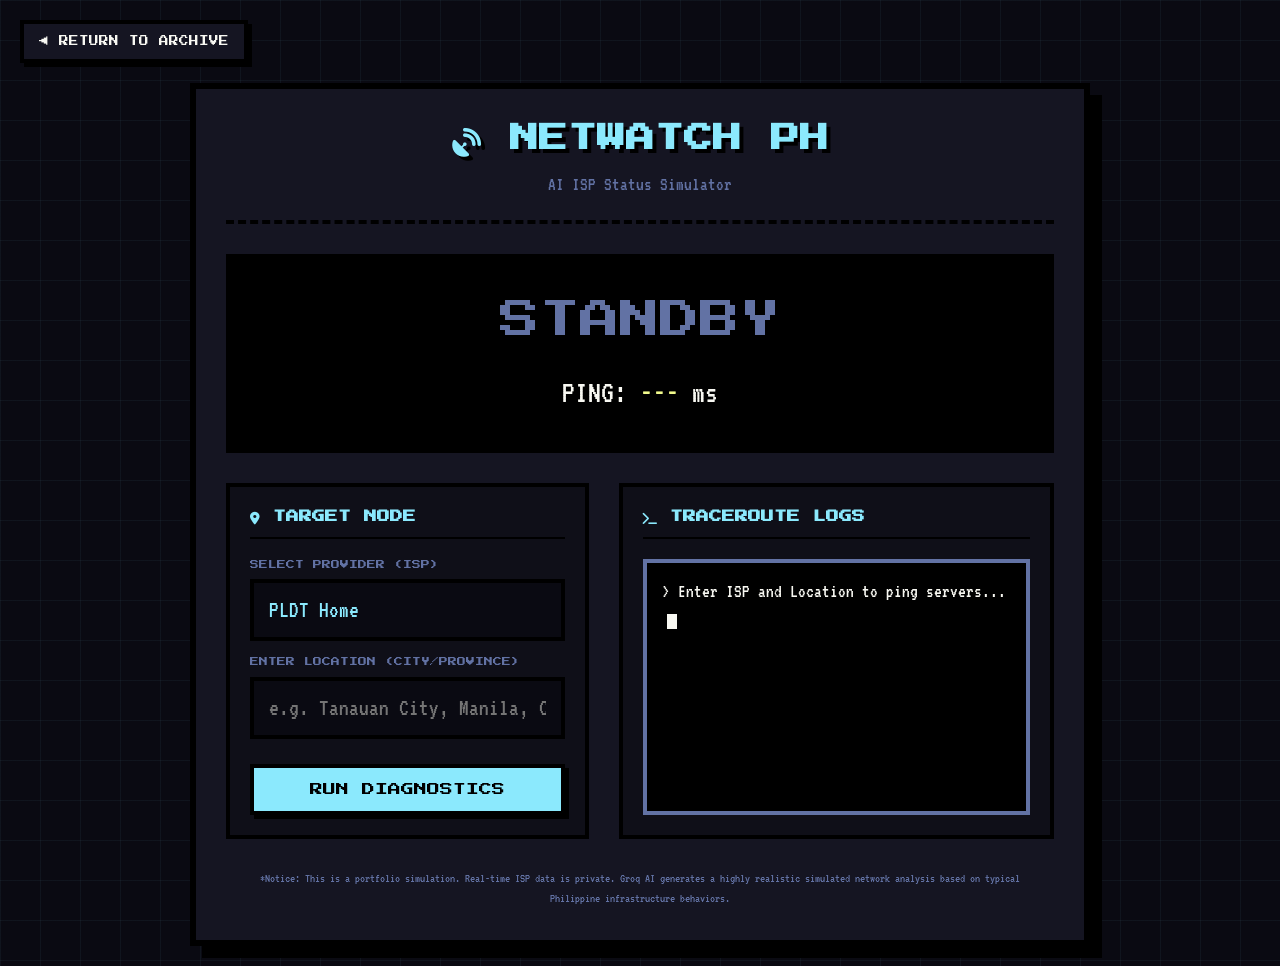
<file: projects/netwatch.html>
<!DOCTYPE html>
<html lang="en">
<head>
    <meta charset="UTF-8">
    <meta name="viewport" content="width=device-width, initial-scale=1.0, maximum-scale=1.0, user-scalable=no">
    <title>NetWatch PH | ISP Tracker</title>
    
    <link href="https://fonts.googleapis.com/css2?family=Press+Start+2P&family=VT323&display=swap" rel="stylesheet">
    <link rel="stylesheet" href="https://cdnjs.cloudflare.com/ajax/libs/font-awesome/6.4.0/css/all.min.css">
    
    <style>
        :root {
            --bg-color: #0a0a12; --panel-bg: #151522; --text-main: #f8f8f2;
            --text-muted: #6272a4; --retro-green: #50fa7b; --retro-blue: #8be9fd;
            --retro-purple: #bd93f9; --retro-pink: #ff79c6; --retro-gold: #f1fa8c;
            --retro-red: #ff5555; --border-dark: #000000;
        }

        * { box-sizing: border-box; margin: 0; padding: 0; }

        body {
            font-family: 'VT323', monospace; background-color: var(--bg-color); color: var(--text-main);
            font-size: clamp(1rem, 2vw, 1.3rem); line-height: 1.6; padding: 20px;
            background-image: 
                linear-gradient(rgba(139, 233, 253, 0.05) 1px, transparent 1px), 
                linear-gradient(90deg, rgba(139, 233, 253, 0.05) 1px, transparent 1px);
            background-size: 40px 40px; min-height: 100vh;
        }

        a, button, select { cursor: pointer; }

        .back-btn {
            display: inline-block; margin-bottom: 20px; background: var(--panel-bg); color: var(--text-main);
            padding: 10px 15px; text-decoration: none; font-family: 'Press Start 2P', cursive; font-size: clamp(0.5rem, 1.5vw, 0.6rem);
            border: 4px solid var(--border-dark); box-shadow: 4px 4px 0px var(--border-dark); transition: all 0.1s;
        }
        .back-btn:hover { background: var(--retro-blue); color: #000;}
        .back-btn:active { transform: translate(4px, 4px); box-shadow: 0px 0px 0px var(--border-dark); }

        .app-container {
            max-width: 900px; margin: 0 auto; background: var(--panel-bg); border: 6px solid var(--border-dark);
            box-shadow: 12px 12px 0px var(--border-dark); padding: 30px;
        }

        header { text-align: center; border-bottom: 4px dashed var(--border-dark); padding-bottom: 20px; margin-bottom: 30px; }
        h1 { font-family: 'Press Start 2P', cursive; font-size: clamp(1.2rem, 4vw, 1.8rem); color: var(--retro-blue); text-shadow: 4px 4px 0px var(--border-dark); margin-bottom: 10px; line-height: 1.4;}
        .subtitle { color: var(--text-muted); font-size: clamp(0.9rem, 2vw, 1.2rem); }

        /* --- RADAR/STATUS DISPLAY --- */
        .status-container {
            background: #000; border: 4px solid var(--border-dark); padding: 30px;
            text-align: center; margin-bottom: 30px; position: relative; overflow: hidden;
            transition: border-color 0.3s, box-shadow 0.3s;
        }
        
        .status-badge {
            font-family: 'Press Start 2P', cursive; font-size: clamp(1.5rem, 4vw, 2.5rem);
            margin-bottom: 15px; color: var(--text-muted); text-shadow: 4px 4px 0px var(--border-dark);
            transition: color 0.3s;
        }
        
        .ping-display { font-size: clamp(1.5rem, 3vw, 2rem); color: var(--text-main); }
        .ping-display span { color: var(--retro-gold); }

        /* Status Colors */
        .status-online { border-color: var(--retro-green); box-shadow: inset 0 0 30px rgba(80, 250, 123, 0.2); }
        .status-online .status-badge { color: var(--retro-green); }
        
        .status-degraded { border-color: var(--retro-gold); box-shadow: inset 0 0 30px rgba(241, 250, 140, 0.2); }
        .status-degraded .status-badge { color: var(--retro-gold); }
        
        .status-outage { border-color: var(--retro-red); box-shadow: inset 0 0 30px rgba(255, 85, 85, 0.3); }
        .status-outage .status-badge { color: var(--retro-red); animation: glitch 0.3s infinite; }

        @keyframes glitch { 
            0% { transform: translate(0) } 
            20% { transform: translate(-2px, 2px) }
            40% { transform: translate(-2px, -2px) } 
            60% { transform: translate(2px, 2px) }
            80% { transform: translate(2px, -2px) } 
            100% { transform: translate(0) }
        }

        /* --- LAYOUT GRIDS --- */
        .main-content { display: grid; grid-template-columns: 1fr 1.2fr; gap: 30px; margin-bottom: 30px;}

        /* --- INPUT FORM --- */
        .panel { background: rgba(0,0,0,0.3); border: 4px solid var(--border-dark); padding: 20px; display: flex; flex-direction: column;}
        .panel h2 { font-family: 'Press Start 2P', cursive; font-size: clamp(0.65rem, 2vw, 0.8rem); color: var(--retro-blue); margin-bottom: 20px; border-bottom: 2px solid var(--border-dark); padding-bottom: 10px;}
        
        .form-group { margin-bottom: 15px; }
        .form-group label { display: block; font-family: 'Press Start 2P', cursive; font-size: clamp(0.45rem, 1.5vw, 0.55rem); color: var(--text-muted); margin-bottom: 8px; line-height: 1.4;}
        
        .form-group input, .form-group select {
            width: 100%; padding: 15px; font-family: 'VT323', monospace; font-size: clamp(1.2rem, 3vw, 1.5rem); background: var(--bg-color);
            color: var(--retro-blue); border: 4px solid var(--border-dark); outline: none; appearance: none;
        }
        .form-group input:focus, .form-group select:focus { border-color: var(--retro-blue); }
        
        .btn-submit {
            width: 100%; background: var(--retro-blue); color: #000; padding: 15px; border: 4px solid var(--border-dark); 
            box-shadow: 4px 4px 0px var(--border-dark); font-family: 'Press Start 2P', cursive; font-size: clamp(0.6rem, 2vw, 0.8rem); 
            margin-top: 10px; transition: all 0.1s; cursor: pointer;
        }
        .btn-submit:active { transform: translate(4px, 4px); box-shadow: 0px 0px 0px var(--border-dark); }
        .btn-submit:disabled { background: #555; color: #888; cursor: not-allowed; box-shadow: 0px 0px 0px var(--border-dark); transform: translate(4px, 4px);}

        /* --- AI TERMINAL --- */
        .ai-terminal {
            flex-grow: 1; background: #000; border: 4px solid var(--text-muted); padding: 15px;
            color: var(--text-main); font-size: 1.2rem; line-height: 1.5; min-height: 150px;
        }
        .ai-terminal span.label { color: var(--retro-pink); font-family: 'Press Start 2P', cursive; font-size: 0.5rem; display: block; margin-top: 10px; margin-bottom: 5px;}
        
        .cursor { display: inline-block; width: 10px; height: 15px; background: var(--text-main); animation: blink 1s step-end infinite; vertical-align: middle; margin-left: 5px;}
        @keyframes blink { 0%, 100% { opacity: 1; } 50% { opacity: 0; } }

        .disclaimer { text-align: center; font-size: 0.8rem; color: var(--text-muted); margin-top: 20px; padding: 0 10px;}

        @media (max-width: 768px) {
            body { padding: 10px; }
            .app-container { padding: 15px; border-width: 4px; }
            .main-content { grid-template-columns: 1fr; gap: 20px; }
            .form-group input, .form-group select { padding: 12px; }
        }
    </style>
</head>
<body>

    <a href="../projects.html" class="back-btn">◀ RETURN TO ARCHIVE</a>

    <div class="app-container">
        <header>
            <h1><i class="fas fa-satellite-dish"></i> NETWATCH PH</h1>
            <div class="subtitle">AI ISP Status Simulator</div>
        </header>

        <div class="status-container" id="status-box">
            <div class="status-badge" id="status-text">STANDBY</div>
            <div class="ping-display">PING: <span id="ping-text">---</span> ms</div>
        </div>

        <div class="main-content">
            <div class="panel">
                <h2><i class="fas fa-map-marker-alt"></i> TARGET NODE</h2>
                <form id="scan-form">
                    <div class="form-group">
                        <label>SELECT PROVIDER (ISP)</label>
                        <select id="isp-input">
                            <option value="PLDT Home">PLDT Home</option>
                            <option value="Converge ICT">Converge ICT</option>
                            <option value="Globe Telecom">Globe Telecom</option>
                            <option value="DITO Telecommunity">DITO Telecommunity</option>
                            <option value="Smart Communications">Smart Communications</option>
                            <option value="Starlink">Starlink PH</option>
                        </select>
                    </div>
                    <div class="form-group">
                        <label>ENTER LOCATION (CITY/PROVINCE)</label>
                        <input type="text" id="loc-input" placeholder="e.g. Tanauan City, Manila, Cebu..." required autocomplete="off">
                    </div>
                    <button type="submit" class="btn-submit" id="btn-scan">RUN DIAGNOSTICS</button>
                </form>
            </div>

            <div class="panel">
                <h2><i class="fas fa-terminal"></i> TRACEROUTE LOGS</h2>
                <div class="ai-terminal" id="ai-output">
                    > Enter ISP and Location to ping servers...<span class="cursor"></span>
                </div>
            </div>
        </div>

        <div class="disclaimer">
            *Notice: This is a portfolio simulation. Real-time ISP data is private. Groq AI generates a highly realistic simulated network analysis based on typical Philippine infrastructure behaviors.
        </div>
    </div>

    <script>
        // ⚠️ INSERT YOUR API KEY HERE ⚠️
        const GROQ_API_KEY = "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"; 
        
        const form = document.getElementById('scan-form');
        const inputIsp = document.getElementById('isp-input');
        const inputLoc = document.getElementById('loc-input');
        const btnScan = document.getElementById('btn-scan');
        const statusBox = document.getElementById('status-box');
        const statusText = document.getElementById('status-text');
        const pingText = document.getElementById('ping-text');
        const aiOutput = document.getElementById('ai-output');
        
        let typeWriterTimeout;

        function typeWriterHTML(htmlContent) {
            clearTimeout(typeWriterTimeout);
            aiOutput.innerHTML = "";
            aiOutput.innerHTML = htmlContent + "<span class='cursor'></span>"; 
        }

        form.addEventListener('submit', async function(e) {
            e.preventDefault();
            const isp = inputIsp.value;
            const loc = inputLoc.value.trim();
            if(!loc) return;

            // UI Loading State
            btnScan.disabled = true;
            btnScan.textContent = "PINGING SERVERS...";
            
            // Reset Status Colors
            statusBox.className = "status-container";
            statusText.textContent = "SCANNING...";
            pingText.textContent = "---";
            
            aiOutput.innerHTML = `> Sending packets to ${isp} nodes in ${loc}...<br>> Awaiting handshake...<span class='cursor'></span>`;

            if (GROQ_API_KEY === "YOUR_GROQ_API_KEY_HERE") {
                setTimeout(() => {
                    aiOutput.innerHTML = "> ERROR: Groq API Key missing. Neural link severed.";
                    btnScan.disabled = false;
                    btnScan.textContent = "RUN DIAGNOSTICS";
                }, 1000);
                return;
            }

            // Prompting AI to simulate an outage report
            const systemPrompt = `You are NetWatch, a network diagnostic AI simulator for the Philippines. 
            The user will give you an ISP (like PLDT or Converge) and a Location.
            You must simulate a highly realistic network diagnostic report. 
            RANDOMLY decide the network status: 60% chance it is "ONLINE", 30% chance it is "DEGRADED" (slow), and 10% chance it is "OUTAGE" (no signal).
            Based on the status you chose, generate a realistic ping (Online: 10-40ms, Degraded: 150-500ms, Outage: 999ms).
            
            You MUST format your reply EXACTLY like this on 3 lines:
            STATUS: [ONLINE, DEGRADED, or OUTAGE]
            PING: [Number]
            DETAILS: [A short, highly technical-sounding explanation for the current status. e.g. "Fiber cut detected along main highway" or "Node routing functioning optimally."]`;

            try {
                const response = await fetch("https://api.groq.com/openai/v1/chat/completions", {
                    method: "POST",
                    headers: {
                        "Authorization": `Bearer ${GROQ_API_KEY}`,
                        "Content-Type": "application/json"
                    },
                    body: JSON.stringify({
                        model: "llama-3.1-8b-instant", 
                        messages: [
                            { role: "system", content: systemPrompt },
                            { role: "user", content: `Diagnose: ${isp} in ${loc}` }
                        ],
                        temperature: 0.8, // Higher temp so the "randomness" works better
                        max_tokens: 150 
                    })
                });

                if (!response.ok) throw new Error("API Connection Failed");

                const data = await response.json();
                const aiResponse = data.choices[0].message.content;

                let status = "ONLINE", ping = "0", details = "Simulation complete.";
                
                const lines = aiResponse.split('\n');
                lines.forEach(line => {
                    const upperLine = line.toUpperCase();
                    if(upperLine.includes('STATUS:')) status = line.split(':')[1].trim().toUpperCase();
                    if(upperLine.includes('PING:')) ping = line.split(':')[1].trim().replace(/ms/gi, '');
                    if(upperLine.includes('DETAILS:')) details = line.substring(line.indexOf(':') + 1).trim();
                });

                // Update UI Dashboard Colors based on AI simulation
                statusText.textContent = status;
                pingText.textContent = ping;

                if (status.includes('ONLINE')) {
                    statusBox.className = "status-container status-online";
                } else if (status.includes('DEGRADED')) {
                    statusBox.className = "status-container status-degraded";
                } else {
                    statusBox.className = "status-container status-outage";
                    pingText.textContent = "ERR"; // Outages don't have ping
                }

                // Update Terminal
                const terminalHTML = `
                    <span class="label">TARGET:</span> ${isp} [${loc}]
                    <span class="label">DIAGNOSTIC TRACE:</span> ${details}
                `;
                typeWriterHTML(terminalHTML);

            } catch (error) {
                console.error(error);
                aiOutput.innerHTML = "> ERROR: Unable to reach simulation servers.";
            }

            // UI Reset State
            btnScan.disabled = false;
            btnScan.textContent = "RUN DIAGNOSTICS";
        });
    </script>
</body>
</html>
</file>
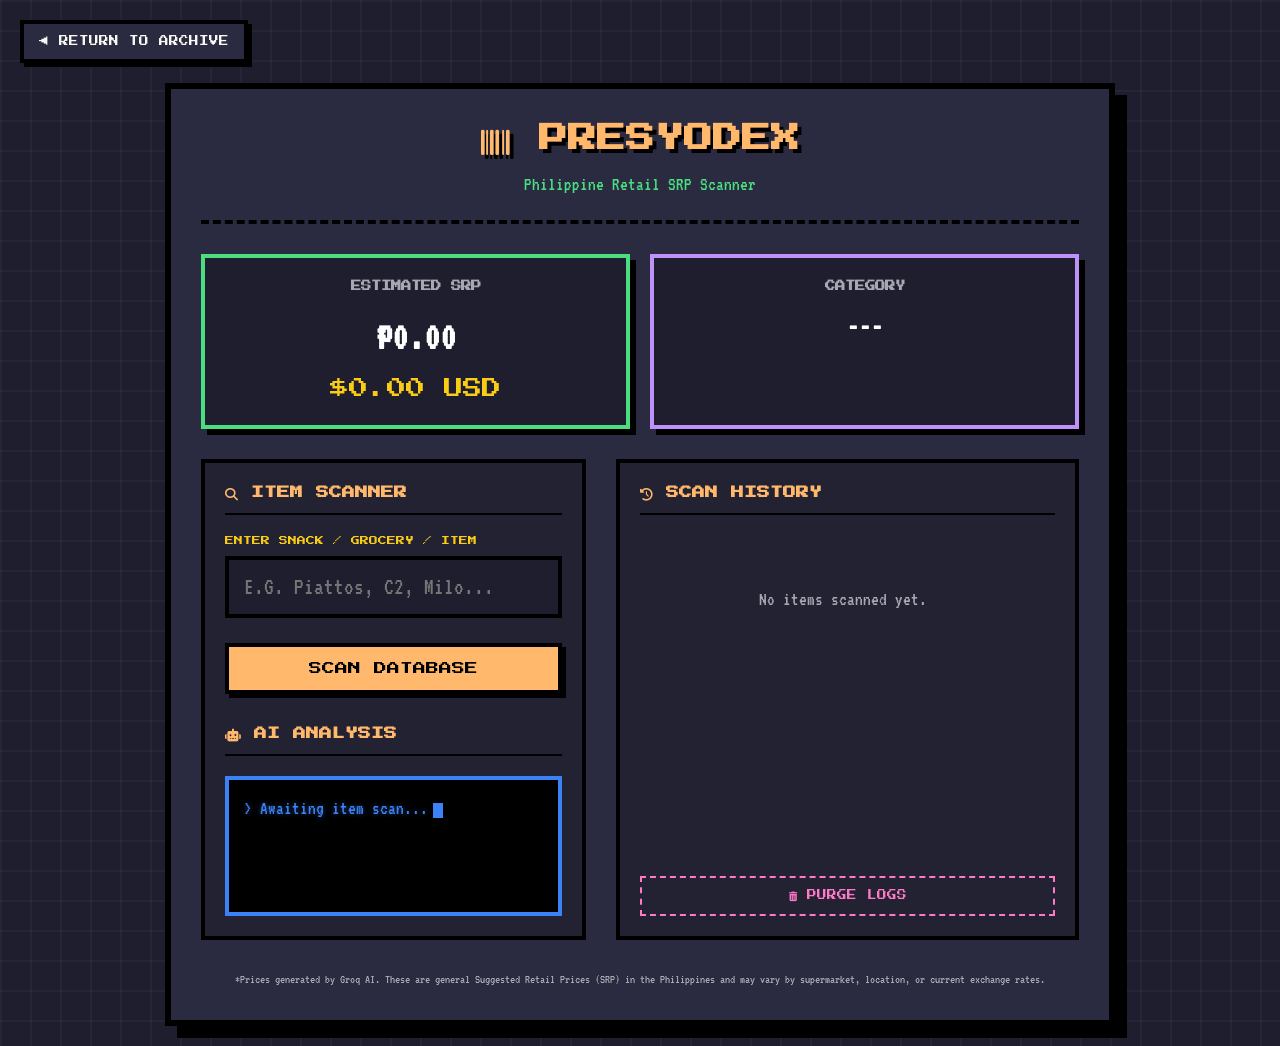
<file: projects/presyodex.html>
<!DOCTYPE html>
<html lang="en">
<head>
    <meta charset="UTF-8">
    <meta name="viewport" content="width=device-width, initial-scale=1.0, maximum-scale=1.0, user-scalable=no">
    <title>PresyoDex | PH SRP Scanner</title>
    
    <link href="https://fonts.googleapis.com/css2?family=Press+Start+2P&family=VT323&display=swap" rel="stylesheet">
    <link rel="stylesheet" href="https://cdnjs.cloudflare.com/ajax/libs/font-awesome/6.4.0/css/all.min.css">
    
    <style>
        :root {
            --bg-color: #1e1e2f; --panel-bg: #2a2a40; --text-main: #f8f8f2;
            --text-muted: #a8a8b2; --retro-green: #4ade80; --retro-blue: #3b82f6;
            --retro-purple: #bd93f9; --retro-pink: #ff79c6; --retro-gold: #facc15;
            --retro-orange: #ffb86c; --border-dark: #000000;
        }

        * { box-sizing: border-box; margin: 0; padding: 0; }

        body {
            font-family: 'VT323', monospace; background-color: var(--bg-color); color: var(--text-main);
            font-size: clamp(1rem, 2vw, 1.3rem); line-height: 1.6; padding: 20px;
            background-image: linear-gradient(rgba(255,255,255,0.03) 2px, transparent 2px), linear-gradient(90deg, rgba(255,255,255,0.03) 2px, transparent 2px);
            background-size: 30px 30px; min-height: 100vh;
        }

        a, button { cursor: pointer; }

        .back-btn {
            display: inline-block; margin-bottom: 20px; background: var(--panel-bg); color: var(--text-main);
            padding: 10px 15px; text-decoration: none; font-family: 'Press Start 2P', cursive; font-size: clamp(0.5rem, 1.5vw, 0.6rem);
            border: 4px solid var(--border-dark); box-shadow: 4px 4px 0px var(--border-dark); transition: all 0.1s;
        }
        .back-btn:hover { background: var(--retro-orange); color: #000;}
        .back-btn:active { transform: translate(4px, 4px); box-shadow: 0px 0px 0px var(--border-dark); }

        .app-container {
            max-width: 950px; margin: 0 auto; background: var(--panel-bg); border: 6px solid var(--border-dark);
            box-shadow: 12px 12px 0px var(--border-dark); padding: 30px;
        }

        header { text-align: center; border-bottom: 4px dashed var(--border-dark); padding-bottom: 20px; margin-bottom: 30px; }
        h1 { font-family: 'Press Start 2P', cursive; font-size: clamp(1.2rem, 4vw, 1.8rem); color: var(--retro-orange); text-shadow: 4px 4px 0px var(--border-dark); margin-bottom: 10px; line-height: 1.4;}
        .subtitle { color: var(--retro-green); font-size: clamp(0.9rem, 2vw, 1.2rem); }

        /* --- DASHBOARD DISPLAYS --- */
        .dashboard-grid { display: grid; grid-template-columns: 1fr 1fr; gap: 20px; margin-bottom: 30px; }
        
        .stat-card {
            background: #1e1e2f; border: 4px solid var(--border-dark); padding: 20px;
            text-align: center; box-shadow: 6px 6px 0px var(--border-dark); position: relative;
        }
        .stat-card.price-box { border-color: var(--retro-green); }
        .stat-card.cat-box { border-color: var(--retro-purple); }
        
        .stat-card h3 { font-family: 'Press Start 2P', cursive; font-size: clamp(0.5rem, 1.5vw, 0.65rem); color: var(--text-muted); margin-bottom: 10px; }
        .stat-card .val { font-size: clamp(1.8rem, 5vw, 2.5rem); font-weight: bold; color: #fff; }
        .stat-card .sub-val { font-size: clamp(1rem, 3vw, 1.2rem); color: var(--retro-gold); margin-top: 5px; font-family: 'Press Start 2P', cursive; }

        /* --- LAYOUT GRIDS --- */
        .main-content { display: grid; grid-template-columns: 1fr 1.2fr; gap: 30px; margin-bottom: 30px;}

        /* --- INPUT FORM --- */
        .panel { background: rgba(0,0,0,0.2); border: 4px solid var(--border-dark); padding: 20px; display: flex; flex-direction: column;}
        .panel h2 { font-family: 'Press Start 2P', cursive; font-size: clamp(0.65rem, 2vw, 0.8rem); color: var(--retro-orange); margin-bottom: 20px; border-bottom: 2px solid var(--border-dark); padding-bottom: 10px;}
        
        .form-group { margin-bottom: 15px; }
        .form-group label { display: block; font-family: 'Press Start 2P', cursive; font-size: clamp(0.45rem, 1.5vw, 0.55rem); color: var(--retro-gold); margin-bottom: 8px; line-height: 1.4;}
        .form-group input {
            width: 100%; padding: 15px; font-family: 'VT323', monospace; font-size: clamp(1.2rem, 3vw, 1.5rem); background: var(--bg-color);
            color: var(--text-main); border: 4px solid var(--border-dark); outline: none; text-transform: capitalize;
        }
        .form-group input:focus { border-color: var(--retro-orange); }
        
        .btn-submit {
            width: 100%; background: var(--retro-orange); color: #000; padding: 15px; border: 4px solid var(--border-dark); 
            box-shadow: 4px 4px 0px var(--border-dark); font-family: 'Press Start 2P', cursive; font-size: clamp(0.6rem, 2vw, 0.8rem); 
            margin-top: 10px; transition: all 0.1s; cursor: pointer;
        }
        .btn-submit:active { transform: translate(4px, 4px); box-shadow: 0px 0px 0px var(--border-dark); }
        .btn-submit:disabled { background: #555; color: #888; cursor: not-allowed; box-shadow: 0px 0px 0px var(--border-dark); transform: translate(4px, 4px);}

        /* --- AI TERMINAL WITH LASER EFFECT --- */
        .ai-terminal-wrapper {
            position: relative; flex-grow: 1; min-height: 140px; border: 4px solid var(--retro-blue); 
            background: #000; overflow: hidden;
        }
        .ai-terminal {
            padding: 15px; color: var(--retro-blue); font-size: clamp(1rem, 2.5vw, 1.2rem); 
            line-height: 1.5; text-shadow: 0 0 5px rgba(59, 130, 246, 0.5); position: relative; z-index: 2;
        }
        .cursor { display: inline-block; width: 10px; height: 15px; background: var(--retro-blue); animation: blink 1s step-end infinite; vertical-align: middle; margin-left: 5px;}
        
        /* The Scanning Laser */
        .laser-scanner {
            position: absolute; top: -10px; left: 0; width: 100%; height: 4px; 
            background: var(--retro-green); box-shadow: 0 0 15px 5px rgba(74, 222, 128, 0.6);
            z-index: 1; opacity: 0; pointer-events: none;
        }
        .laser-scanner.active { animation: scanLaser 1.5s ease-in-out infinite alternate; opacity: 1; }
        
        @keyframes blink { 0%, 100% { opacity: 1; } 50% { opacity: 0; } }
        @keyframes scanLaser { 0% { top: 0%; } 100% { top: 100%; } }

        /* --- HISTORY LOGS --- */
        #history-list { list-style: none; height: 300px; overflow-y: auto; padding-right: 10px; margin-bottom: 15px; -webkit-overflow-scrolling: touch;}
        #history-list::-webkit-scrollbar { width: 8px; }
        #history-list::-webkit-scrollbar-thumb { background: var(--border-dark); }

        .tx-item {
            background: var(--panel-bg); border: 2px solid var(--border-dark); padding: 12px; margin-bottom: 10px; 
            display: flex; justify-content: space-between; align-items: center; gap: 10px;
        }
        .tx-info h4 { font-family: 'Press Start 2P', cursive; font-size: clamp(0.5rem, 1.5vw, 0.6rem); color: #fff; margin-bottom: 5px; line-height: 1.4;}
        .tx-info p { font-size: clamp(0.75rem, 2vw, 0.85rem); color: var(--text-muted); }
        .tx-amount { font-family: 'Press Start 2P', cursive; font-size: clamp(0.55rem, 2vw, 0.65rem); color: var(--retro-green); text-align: right; line-height: 1.5;}
        .tx-amount span { display: block; color: var(--retro-gold); font-size: 0.85em; }

        .btn-reset {
            width: 100%; background: transparent; color: var(--retro-pink); padding: 12px; border: 2px dashed var(--retro-pink);
            font-family: 'Press Start 2P', cursive; font-size: clamp(0.55rem, 1.5vw, 0.6rem); text-transform: uppercase; margin-top: auto; transition: all 0.2s; cursor: pointer;
        }
        .btn-reset:hover { background: var(--retro-pink); color: #fff; }
        .empty-state { text-align: center; color: var(--text-muted); margin-top: 50px; font-size: 1.2rem;}
        .disclaimer { text-align: center; font-size: 0.8rem; color: var(--text-muted); margin-top: 20px; padding: 0 10px;}

        /* =========================================
           MOBILE RESPONSIVE FIXES
           ========================================= */
        @media (max-width: 768px) {
            body { padding: 10px; }
            .app-container { padding: 15px; border-width: 4px; box-shadow: 6px 6px 0px var(--border-dark); }
            
            /* Stack columns into a single row vertically */
            .dashboard-grid { grid-template-columns: 1fr; gap: 15px; margin-bottom: 20px; }
            .main-content { grid-template-columns: 1fr; gap: 20px; margin-bottom: 20px; }
            
            /* Make stat cards tighter on mobile */
            .stat-card { padding: 15px; }
            .stat-card .val { font-size: 2rem; }
            .stat-card #display-cat { font-size: 1.4rem !important; }
            
            /* Make panels touch-friendly */
            .panel { padding: 15px; border-width: 3px;}
            .form-group input { padding: 12px; }
            
            /* Adjust History List for smaller screens */
            .tx-item { flex-direction: column; align-items: flex-start; gap: 8px; padding: 10px;}
            .tx-amount { align-self: flex-start; text-align: left; border-top: 1px dashed var(--border-dark); padding-top: 8px; width: 100%; display: flex; justify-content: space-between; align-items: center;}
            .tx-amount span { display: inline; margin-left: 10px;}
            #history-list { height: 250px; }
        }
    </style>
</head>
<body>

    <a href="../projects.html" class="back-btn">◀ RETURN TO ARCHIVE</a>

    <div class="app-container">
        <header>
            <h1><i class="fas fa-barcode"></i> PRESYODEX</h1>
            <div class="subtitle">Philippine Retail SRP Scanner</div>
        </header>

        <div class="dashboard-grid">
            <div class="stat-card price-box">
                <h3>ESTIMATED SRP</h3>
                <div class="val" id="display-price-php">₱0.00</div>
                <div class="sub-val" id="display-price-usd">$0.00 USD</div>
            </div>
            <div class="stat-card cat-box">
                <h3>CATEGORY</h3>
                <div class="val" id="display-cat" style="font-size: 1.8rem; margin-top: 10px;">---</div>
            </div>
        </div>

        <div class="main-content">
            <div class="panel">
                <h2><i class="fas fa-search"></i> ITEM SCANNER</h2>
                <form id="scan-form">
                    <div class="form-group">
                        <label>ENTER SNACK / GROCERY / ITEM</label>
                        <input type="text" id="item-input" placeholder="e.g. Piattos, C2, Milo..." required autocomplete="off">
                    </div>
                    <button type="submit" class="btn-submit" id="btn-scan">SCAN DATABASE</button>
                </form>

                <h2 style="margin-top: 30px;"><i class="fas fa-robot"></i> AI ANALYSIS</h2>
                <div class="ai-terminal-wrapper">
                    <div class="laser-scanner" id="laser"></div>
                    <div class="ai-terminal">
                        <span id="ai-output">> Awaiting item scan...</span><span class="cursor"></span>
                    </div>
                </div>
            </div>

            <div class="panel">
                <h2><i class="fas fa-history"></i> SCAN HISTORY</h2>
                <ul id="history-list"></ul>
                <button id="btn-reset" class="btn-reset"><i class="fas fa-trash-alt"></i> PURGE LOGS</button>
            </div>
        </div>

        <div class="disclaimer">
            *Prices generated by Groq AI. These are general Suggested Retail Prices (SRP) in the Philippines and may vary by supermarket, location, or current exchange rates.
        </div>
    </div>

    <script>
        // ⚠️ INSERT YOUR API KEY HERE ⚠️
        const GROQ_API_KEY = "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"; 

        // State Management
        let scanHistory = JSON.parse(localStorage.getItem('presyodex-history')) || [];
        
        // DOM Elements
        const form = document.getElementById('scan-form');
        const inputItem = document.getElementById('item-input');
        const btnScan = document.getElementById('btn-scan');
        const displayPricePhp = document.getElementById('display-price-php');
        const displayPriceUsd = document.getElementById('display-price-usd');
        const displayCat = document.getElementById('display-cat');
        const aiOutput = document.getElementById('ai-output');
        const historyList = document.getElementById('history-list');
        const btnReset = document.getElementById('btn-reset');
        const laser = document.getElementById('laser');
        
        let typeWriterTimeout;

        // Render History List
        function renderHistory() {
            historyList.innerHTML = '';
            if (scanHistory.length === 0) {
                historyList.innerHTML = '<div class="empty-state">No items scanned yet.</div>';
                return;
            }

            [...scanHistory].reverse().forEach(item => {
                const li = document.createElement('li');
                li.className = 'tx-item';
                li.innerHTML = `
                    <div class="tx-info">
                        <h4>${item.name}</h4>
                        <p>${item.category} • ${item.date}</p>
                    </div>
                    <div class="tx-amount">
                        ${item.pricePhp} 
                        <span>${item.priceUsd}</span>
                    </div>
                `;
                historyList.appendChild(li);
            });
        }

        // Typewriter Effect
        function typeWriter(text) {
            clearTimeout(typeWriterTimeout);
            aiOutput.textContent = "";
            let i = 0;
            function type() {
                if (i < text.length) {
                    aiOutput.textContent += text.charAt(i);
                    i++;
                    typeWriterTimeout = setTimeout(type, 20); 
                }
            }
            type();
        }

        // AI Fetch Logic
        form.addEventListener('submit', async function(e) {
            e.preventDefault();
            const itemName = inputItem.value.trim();
            if(!itemName) return;

            // UI Loading State
            btnScan.disabled = true;
            btnScan.textContent = "SCANNING...";
            displayPricePhp.textContent = "---";
            displayPriceUsd.textContent = "---";
            displayCat.textContent = "---";
            laser.classList.add('active'); // Turn on Laser!
            typeWriter(`> Initiating database scan for "${itemName}"...`);

            if (GROQ_API_KEY === "YOUR_GROQ_API_KEY_HERE") {
                setTimeout(() => {
                    typeWriter("> ERROR: Groq API Key missing. Database offline.");
                    btnScan.disabled = false;
                    btnScan.textContent = "SCAN DATABASE";
                    laser.classList.remove('active');
                }, 1000);
                return;
            }

            // Upgraded Prompt: General Philippine Market SRP + USD Conversion
            const systemPrompt = `You are PresyoDex, an expert database for general supermarket and convenience store prices in the Philippines. 
            The user will give you a snack, drink, grocery, or everyday item.
            You must reply with the estimated general SRP (Suggested Retail Price).
            You MUST estimate the price in BOTH Philippine Pesos (PHP) and US Dollars (USD).
            You MUST format your reply exactly like this, on four separate lines:
            PRICE PHP: ₱[Amount]
            PRICE USD: $[Amount]
            CATEGORY: [Category Name]
            ANALYSIS: [One short, analytical sentence about the item]`;

            try {
                const response = await fetch("https://api.groq.com/openai/v1/chat/completions", {
                    method: "POST",
                    headers: {
                        "Authorization": `Bearer ${GROQ_API_KEY}`,
                        "Content-Type": "application/json"
                    },
                    body: JSON.stringify({
                        model: "llama-3.1-8b-instant", 
                        messages: [
                            { role: "system", content: systemPrompt },
                            { role: "user", content: `What is the standard Philippine price of: ${itemName}?` }
                        ],
                        temperature: 0.3,
                        max_tokens: 150 
                    })
                });

                if (!response.ok) throw new Error("API Connection Failed");

                const data = await response.json();
                const aiResponse = data.choices[0].message.content;

                // Parse the response safely
                let pricePhp = "₱0.00", priceUsd = "$0.00", cat = "Unknown", analysis = "Item found in database.";
                
                const lines = aiResponse.split('\n');
                lines.forEach(line => {
                    const upperLine = line.toUpperCase();
                    if(upperLine.includes('PRICE PHP:')) pricePhp = line.split(':')[1].trim();
                    if(upperLine.includes('PRICE USD:')) priceUsd = line.split(':')[1].trim();
                    if(upperLine.includes('CATEGORY:')) cat = line.split(':')[1].trim();
                    if(upperLine.includes('ANALYSIS:')) analysis = line.split(':')[1].trim();
                });

                // Update UI Dashboard
                displayPricePhp.textContent = pricePhp;
                displayPriceUsd.textContent = priceUsd + ' USD';
                displayCat.textContent = cat;
                typeWriter("> " + analysis);

                // Save to History
                const dateStr = new Date().toLocaleTimeString('en-US', { hour: '2-digit', minute: '2-digit' });
                scanHistory.push({ name: itemName, pricePhp: pricePhp, priceUsd: priceUsd, category: cat, date: dateStr });
                localStorage.setItem('presyodex-history', JSON.stringify(scanHistory));
                
                renderHistory();
                inputItem.value = '';

            } catch (error) {
                console.error(error);
                typeWriter("> ERROR: Item not found or database link severed.");
            }

            // UI Reset State
            btnScan.disabled = false;
            btnScan.textContent = "SCAN DATABASE";
            laser.classList.remove('active'); // Turn off Laser!
            inputItem.focus();
        });

        // Reset Logic
        btnReset.addEventListener('click', () => {
            if(confirm("Purge all scan logs?")) {
                scanHistory = [];
                localStorage.removeItem('presyodex-history');
                renderHistory();
                displayPricePhp.textContent = "₱0.00";
                displayPriceUsd.textContent = "$0.00 USD";
                displayCat.textContent = "---";
                typeWriter("> Memory wiped. Ready for new scans.");
            }
        });

        // Init
        renderHistory();
    </script>
</body>
</html>
</file>
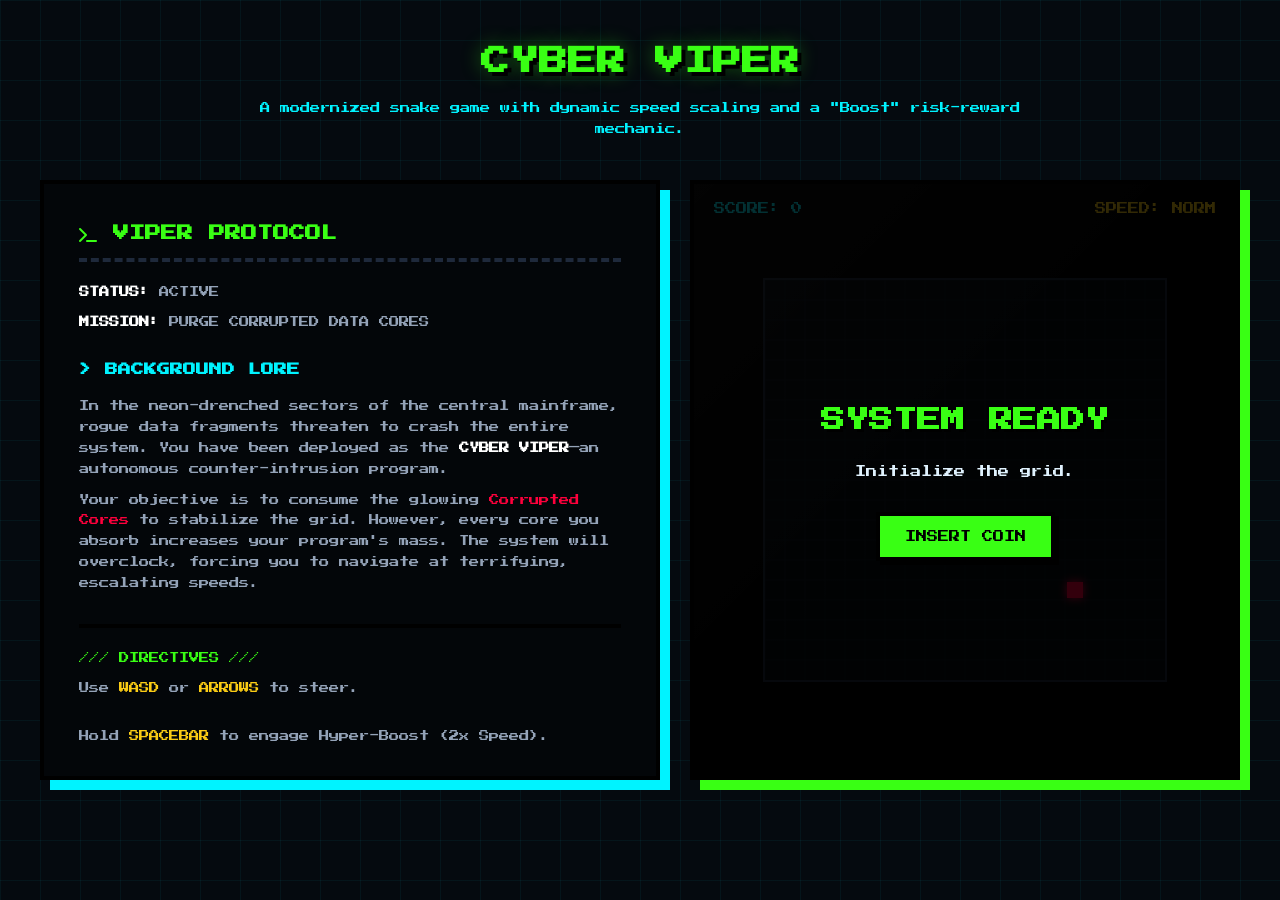
<file: projects/snake-game.html>
<!DOCTYPE html>
<html lang="en">
<head>
    <meta charset="UTF-8">
    <meta name="viewport" content="width=device-width, initial-scale=1.0">
    <title>Cyber Viper - Arcade</title>
    
    <link href="https://fonts.googleapis.com/css2?family=Press+Start+2P&display=swap" rel="stylesheet">
    <link rel="stylesheet" href="https://cdnjs.cloudflare.com/ajax/libs/font-awesome/6.4.0/css/all.min.css">
    
    <style>
        :root {
            /* --- TOXIC CYBERPUNK PALETTE --- */
            --bg-color: #050a0f;        /* Deep cyber void */
            --panel-bg: #0a141e;        /* Dark slate */
            --text-main: #e0f2fe;       /* Ice blue text */
            --retro-green: #39ff14;     /* Neon Viper Green */
            --retro-cyan: #00f3ff;      /* Electric Cyan */
            --retro-yellow: #facc15;    /* Warning Yellow */
            --retro-red: #ff003c;       /* Danger Red (Apples) */
            --border-dark: #000000;     /* Pitch Black */
        }

        * { box-sizing: border-box; margin: 0; padding: 0; }
        
        body {
            font-family: 'Press Start 2P', cursive;
            background-color: var(--bg-color);
            color: var(--text-main);
            line-height: 1.8;
            cursor: url('https://labs.phaser.io/assets/sprites/hand.png'), auto;
            /* Hacker Grid Background */
            background-image: linear-gradient(rgba(0, 243, 255, 0.05) 1px, transparent 1px),
            linear-gradient(90deg, rgba(0, 243, 255, 0.05) 1px, transparent 1px);
            background-size: 40px 40px;
            padding: 40px 20px;
            min-height: 100vh;
        }

        button { cursor: url('https://labs.phaser.io/assets/sprites/cursor.png'), pointer !important; }

        /* --- PAGE HEADER --- */
        .page-header { text-align: center; margin-bottom: 40px; }
        .page-header h1 { 
            font-size: 1.8rem; color: var(--retro-green); 
            text-shadow: 4px 4px 0px var(--border-dark), 0 0 20px rgba(57, 255, 20, 0.4); 
            margin-bottom: 15px; line-height: 1.5;
        }
        .page-header p { font-size: 0.65rem; color: var(--retro-cyan); max-width: 800px; margin: 0 auto; line-height: 2; }

        /* --- SPLIT VIEW CONTAINER --- */
        .container { max-width: 1200px; margin: 0 auto; }
        .split-container {
            display: flex; gap: 30px; height: 600px; 
            margin-bottom: 50px;
        }

        /* --- LEFT SIDE: LORE TERMINAL --- */
        .info-panel {
            flex: 1; background: #030609; padding: 35px;
            border: 4px solid var(--border-dark);
            box-shadow: 10px 10px 0px var(--retro-cyan);
            overflow-y: auto; 
        }
        
        .info-panel h2 { color: var(--retro-green); font-size: 1rem; margin-bottom: 20px; border-bottom: 4px dashed #1e293b; padding-bottom: 10px; }
        .info-panel h3 { color: var(--retro-cyan); font-size: 0.8rem; margin-top: 25px; margin-bottom: 15px; }
        .info-panel p { font-size: 0.65rem; line-height: 2; color: #94a3b8; margin-bottom: 10px; }
        .info-panel strong { color: #fff; }
        
        /* Custom Scrollbar */
        .info-panel::-webkit-scrollbar { width: 12px; }
        .info-panel::-webkit-scrollbar-track { background: var(--bg-color); border-left: 4px solid var(--border-dark); }
        .info-panel::-webkit-scrollbar-thumb { background: var(--retro-cyan); border: 2px solid var(--border-dark); }

        .instructions {
            margin-top: 30px; padding-top: 20px;
            border-top: 4px solid var(--border-dark);
            font-family: 'Press Start 2P', cursive; font-size: 0.6rem; color: var(--text-main);
        }
        .instructions span { color: var(--retro-yellow); }

        /* --- RIGHT SIDE: PLAYABLE GAME CANVAS --- */
        .game-view {
            flex: 1; background: #000;
            border: 4px solid var(--border-dark);
            box-shadow: 10px 10px 0px var(--retro-green);
            position: relative;
            display: flex; flex-direction: column; align-items: center; justify-content: center;
        }

        /* Arcade screen glare */
        .game-view::after {
            content: ""; position: absolute; top: 0; left: 0; right: 0; bottom: 0;
            background: linear-gradient(135deg, rgba(255,255,255,0.05) 0%, rgba(255,255,255,0) 50%);
            pointer-events: none; z-index: 10;
        }

        /* HUD */
        .hud {
            position: absolute; top: 15px; left: 20px; right: 20px;
            display: flex; justify-content: space-between;
            font-size: 0.7rem; color: var(--retro-cyan); z-index: 5;
        }

        #gameCanvas {
            background: #050a0f;
            border: 2px solid #1e293b;
            image-rendering: pixelated;
        }

        /* Overlays */
        .overlay {
            position: absolute; top: 0; left: 0; width: 100%; height: 100%;
            background: rgba(0,0,0,0.8); z-index: 20;
            display: flex; flex-direction: column; justify-content: center; align-items: center; text-align: center;
        }
        .overlay h2 { color: var(--retro-red); font-size: 1.5rem; margin-bottom: 20px; text-shadow: 3px 3px 0px var(--border-dark); }
        .overlay p { font-size: 0.7rem; color: var(--text-main); margin-bottom: 30px; }
        
        .btn {
            background: var(--retro-green); color: #000;
            border: 4px solid var(--border-dark); padding: 15px 25px;
            font-family: 'Press Start 2P', cursive; font-size: 0.7rem;
            box-shadow: 4px 4px 0px var(--border-dark); transition: all 0.1s;
        }
        .btn:active { transform: translate(4px, 4px); box-shadow: 0px 0px 0px var(--border-dark); }

        @media (max-width: 1000px) {
            .split-container { flex-direction: column; height: auto; }
            .info-panel { height: 450px; }
            .game-view { height: 500px; }
        }
    </style>
</head>
<body>

    <div class="container">
        <div class="page-header">
            <h1>CYBER VIPER</h1>
            <p>A modernized snake game with dynamic speed scaling and a "Boost" risk-reward mechanic.</p>
        </div>

        <div class="split-container">
            <div class="info-panel">
                <h2><i class="fas fa-terminal"></i> VIPER PROTOCOL</h2>
                <p><strong>STATUS:</strong> ACTIVE</p>
                <p><strong>MISSION:</strong> PURGE CORRUPTED DATA CORES</p>

                <h3>> BACKGROUND LORE</h3>
                <p>In the neon-drenched sectors of the central mainframe, rogue data fragments threaten to crash the entire system. You have been deployed as the <strong>CYBER VIPER</strong>—an autonomous counter-intrusion program.</p>
                
                <p>Your objective is to consume the glowing <span style="color: var(--retro-red);">Corrupted Cores</span> to stabilize the grid. However, every core you absorb increases your program's mass. The system will overclock, forcing you to navigate at terrifying, escalating speeds.</p>

                <div class="instructions">
                    <p style="margin-bottom: 10px; color: var(--retro-green);">/// DIRECTIVES ///</p>
                    <p>Use <span>WASD</span> or <span>ARROWS</span> to steer.</p><br>
                    <p>Hold <span>SPACEBAR</span> to engage Hyper-Boost (2x Speed).</p><br>
                    <p>Avoid the grid walls and your own data-tail.</p>
                </div>
            </div>

            <div class="game-view">
                <div class="hud">
                    <span id="scoreDisplay">SCORE: 0</span>
                    <span id="speedDisplay" style="color: var(--retro-yellow);">SPEED: NORM</span>
                </div>
                
                <canvas id="gameCanvas" width="400" height="400"></canvas>

                <div id="gameOverlay" class="overlay">
                    <h2 id="overlayTitle" style="color: var(--retro-green);">SYSTEM READY</h2>
                    <p id="overlayDesc">Initialize the grid.</p>
                    <button class="btn" id="startBtn">INSERT COIN</button>
                </div>
            </div>
        </div>
    </div>

    <script>
        const canvas = document.getElementById("gameCanvas");
        const ctx = canvas.getContext("2d");
        const scoreDisplay = document.getElementById("scoreDisplay");
        const speedDisplay = document.getElementById("speedDisplay");
        const overlay = document.getElementById("gameOverlay");
        const overlayTitle = document.getElementById("overlayTitle");
        const overlayDesc = document.getElementById("overlayDesc");
        const startBtn = document.getElementById("startBtn");

        // Game Variables
        const gridSize = 20;
        const tileCount = canvas.width / gridSize;
        
        let snake = [];
        let apple = { x: 15, y: 15 };
        let velocity = { x: 0, y: 0 };
        let score = 0;
        
        let isRunning = false;
        let isBoosting = false;
        let baseSpeed = 120; // Milliseconds per frame (lower is faster)
        let currentSpeed = baseSpeed;
        let gameLoopId;

        // Colors
        const COLOR_SNAKE_HEAD = "#ffffff";
        const COLOR_SNAKE_BODY = "#39ff14";
        const COLOR_APPLE = "#ff003c";

        function resetGame() {
            snake = [
                { x: 10, y: 10 },
                { x: 10, y: 11 },
                { x: 10, y: 12 }
            ];
            velocity = { x: 0, y: -1 }; // Start moving UP
            score = 0;
            baseSpeed = 120;
            currentSpeed = baseSpeed;
            scoreDisplay.innerText = `SCORE: ${score}`;
            placeApple();
        }

        function placeApple() {
            apple.x = Math.floor(Math.random() * tileCount);
            apple.y = Math.floor(Math.random() * tileCount);
            // Prevent apple spawning on snake body
            for (let segment of snake) {
                if (segment.x === apple.x && segment.y === apple.y) placeApple();
            }
        }

        function startGame() {
            overlay.style.display = "none";
            if (!isRunning) {
                resetGame();
                isRunning = true;
                gameLoop();
            }
        }

        function gameOver() {
            isRunning = false;
            clearTimeout(gameLoopId);
            overlayTitle.innerText = "SYSTEM FAILURE";
            overlayTitle.style.color = "var(--retro-red)";
            overlayDesc.innerText = `FINAL SCORE: ${score}`;
            startBtn.innerText = "REBOOT SYSTEM";
            overlay.style.display = "flex";
        }

        // --- THE ENGINE LOOP ---
        function gameLoop() {
            if (!isRunning) return;

            update();
            draw();

            // Calculate active speed (Boost cuts delay in half!)
            let delay = isBoosting ? currentSpeed / 2 : currentSpeed;
            
            // Visual feedback for boost
            speedDisplay.innerText = isBoosting ? "SPEED: MAX" : "SPEED: NORM";
            speedDisplay.style.color = isBoosting ? "var(--retro-red)" : "var(--retro-cyan)";

            gameLoopId = setTimeout(gameLoop, delay);
        }

        function update() {
            // Move Snake
            const head = { x: snake[0].x + velocity.x, y: snake[0].y + velocity.y };

            // Wall Collision (Death)
            if (head.x < 0 || head.x >= tileCount || head.y < 0 || head.y >= tileCount) {
                return gameOver();
            }

            // Self Collision (Death)
            for (let i = 0; i < snake.length; i++) {
                if (head.x === snake[i].x && head.y === snake[i].y) {
                    return gameOver();
                }
            }

            snake.unshift(head); // Add new head

            // Apple Collision (Eat)
            if (head.x === apple.x && head.y === apple.y) {
                score += 10;
                scoreDisplay.innerText = `SCORE: ${score}`;
                placeApple();
                
                // Difficulty Ramping (Speed increases every 50 points)
                if (score % 50 === 0 && baseSpeed > 50) {
                    baseSpeed -= 10;
                    currentSpeed = baseSpeed;
                }
            } else {
                snake.pop(); // Remove tail if no apple eaten
            }
        }

        function draw() {
            // Clear Canvas
            ctx.fillStyle = "#050a0f";
            ctx.fillRect(0, 0, canvas.width, canvas.height);

            // Draw Grid Lines (Subtle)
            ctx.strokeStyle = "#0a141e";
            for(let i=0; i<tileCount; i++) {
                ctx.beginPath(); ctx.moveTo(i*gridSize, 0); ctx.lineTo(i*gridSize, canvas.height); ctx.stroke();
                ctx.beginPath(); ctx.moveTo(0, i*gridSize); ctx.lineTo(canvas.width, i*gridSize); ctx.stroke();
            }

            // Draw Apple
            ctx.fillStyle = COLOR_APPLE;
            ctx.shadowBlur = 10;
            ctx.shadowColor = COLOR_APPLE;
            ctx.fillRect(apple.x * gridSize + 2, apple.y * gridSize + 2, gridSize - 4, gridSize - 4);
            ctx.shadowBlur = 0; // Reset shadow

            // Draw Snake
            for (let i = 0; i < snake.length; i++) {
                ctx.fillStyle = i === 0 ? COLOR_SNAKE_HEAD : COLOR_SNAKE_BODY;
                if(i !== 0) {
                    ctx.shadowBlur = 5;
                    ctx.shadowColor = COLOR_SNAKE_BODY;
                }
                ctx.fillRect(snake[i].x * gridSize + 1, snake[i].y * gridSize + 1, gridSize - 2, gridSize - 2);
                ctx.shadowBlur = 0; // Reset shadow
            }
        }

        // --- CONTROLS ---
        window.addEventListener("keydown", e => {
            // Prevent default scrolling for arrows and spacebar
            if(["ArrowUp","ArrowDown","ArrowLeft","ArrowRight"," "].includes(e.key)) {
                e.preventDefault();
            }

            // Directional Controls (Prevent reversing into yourself)
            if ((e.key === "ArrowUp" || e.key.toLowerCase() === "w") && velocity.y === 0) {
                velocity = { x: 0, y: -1 };
            } else if ((e.key === "ArrowDown" || e.key.toLowerCase() === "s") && velocity.y === 0) {
                velocity = { x: 0, y: 1 };
            } else if ((e.key === "ArrowLeft" || e.key.toLowerCase() === "a") && velocity.x === 0) {
                velocity = { x: -1, y: 0 };
            } else if ((e.key === "ArrowRight" || e.key.toLowerCase() === "d") && velocity.x === 0) {
                velocity = { x: 1, y: 0 };
            }

            // Boost Control
            if (e.key === " ") {
                isBoosting = true;
            }
        });

        window.addEventListener("keyup", e => {
            if (e.key === " ") {
                isBoosting = false;
            }
        });

        startBtn.addEventListener("click", startGame);

        // Initial Draw
        draw();
    </script>
</body>
</html>
</file>
<file: typewriter-theme.css>
/* Typewriter-inspired portfolio theme — enhanced color version */
:root,
[data-theme="light"],
[data-theme="dark"] {
  --paper: #f8f6f1 !important;
  --paper-deep: #ede8df !important;
  --paper-soft: #f3efe7 !important;
  --ink: #24211d !important;
  --ink-soft: #6f6960 !important;
  --rule: #d3cdc1 !important;
  --proof: #9e4f44 !important;
  --accent-blue: #73879a !important;
  --accent-sage: #8d9a86 !important;
  --accent-gold: #b89c67 !important;
  --bg-color: #ebe6dc !important;
  --panel-bg: var(--paper) !important;
  --panel-bg-2: var(--paper-deep) !important;
  --text-main: var(--ink) !important;
  --text-muted: var(--ink-soft) !important;
  --border-dark: var(--ink) !important;
  --grid-color: transparent !important;
  --hero-glow-1: transparent !important;
  --hero-glow-2: transparent !important;
  --hero-glow-3: transparent !important;
  --retro-green: var(--accent-sage) !important;
  --retro-blue: var(--accent-blue) !important;
  --retro-purple: #877a9b !important;
  --retro-pink: #bb8f92 !important;
  --retro-gold: var(--accent-gold) !important;
  --retro-red: var(--proof) !important;
  --retro-orange: #c28a5d !important;
  --retro-cyan: #769c9f !important;
}

* { text-shadow: none !important; }

html {
  background: var(--bg-color);
  scroll-padding-top: 110px;
}

body {
  font-family: "Courier Prime", "Courier New", Courier, monospace !important;
  font-weight: 400 !important;
  letter-spacing: 0 !important;
  color: var(--text-main) !important;
  background-color: var(--bg-color) !important;
  background-image:
    linear-gradient(rgba(255,255,255,.22), rgba(255,255,255,.22)),
    radial-gradient(circle at 20% 10%, rgba(0,0,0,.025) 0 1px, transparent 1.2px),
    linear-gradient(135deg, rgba(158,79,68,.04), transparent 40%),
    linear-gradient(315deg, rgba(115,135,154,.05), transparent 35%) !important;
  background-size: auto, 8px 8px, 100% 100%, 100% 100% !important;
}

body > * { position: relative; }
body::before,
body::after,
.scanlines { display: none !important; }

body::selection,
::selection { background: rgba(158,79,68,.18); color: var(--ink); }

h1, h2, h3, h4, h5, h6,
.logo, .name, .item-title, .archive-header h1,
.hero-title, .section-title, .nav-brand-text {
  font-family: "Special Elite", "Courier Prime", "Courier New", monospace !important;
  color: var(--text-main) !important;
  letter-spacing: -.015em !important;
  font-weight: 400 !important;
}

p, li, .item-desc, .nav-brand-text .title {
  font-family: "Courier Prime", "Courier New", monospace !important;
  font-weight: 400 !important;
}

p { line-height: 1.78 !important; }

nav {
  max-width: 1160px !important;
  background: rgba(248,246,241,.88) !important;
  border: 0 !important;
  border-bottom: 1px solid var(--rule) !important;
  border-radius: 0 !important;
  box-shadow: 0 12px 34px rgba(35,33,29,.06) !important;
  backdrop-filter: blur(14px) saturate(.95) !important;
}

.jl-badge, .logo-icon {
  background: linear-gradient(135deg, var(--ink), #3a332c) !important;
  color: var(--paper) !important;
  border: 0 !important;
  border-radius: 3px !important;
  transform: rotate(-1.5deg);
  box-shadow: 0 6px 14px rgba(36,33,29,.10) !important;
}

.nav-center a, .nav-links a, .dropbtn {
  color: #3a342e !important;
  text-transform: none !important;
  letter-spacing: .015em !important;
  font-weight: 400 !important;
  border-radius: 0 !important;
}

.nav-center a::before {
  height: 1px !important;
  background: var(--proof) !important;
}

.nav-center a:hover, .nav-center a.active, .nav-links a:hover {
  text-decoration: none !important;
  color: var(--proof) !important;
  background: transparent !important;
  box-shadow: none !important;
}

button, .btn-talk, .btn-primary, .btn-secondary, .btn-card,
.back-btn, .cta-btn, .download-btn, .theme-toggle-btn, .mobile-menu-btn {
  font-family: "Courier Prime", "Courier New", monospace !important;
  text-transform: none !important;
  letter-spacing: .015em !important;
  font-weight: 700 !important;
  background: #fbfaf7 !important;
  color: var(--ink) !important;
  border: 1px solid var(--ink) !important;
  border-radius: 2px !important;
  box-shadow: none !important;
  transition: background .2s ease, color .2s ease, transform .2s ease, box-shadow .2s ease !important;
}

button:hover, .btn-talk:hover, .btn-primary:hover, .btn-secondary:hover,
.btn-card:hover, .back-btn:hover, .cta-btn:hover, .download-btn:hover {
  transform: translateY(-2px) !important;
  box-shadow: 0 8px 18px rgba(36,35,33,.10) !important;
}

button:active, .btn-talk:active, .btn-primary:active, .btn-secondary:active,
.btn-card:active, .back-btn:active {
  transform: translateY(0) !important;
  box-shadow: none !important;
}

.btn-primary, .cta-btn, .download-btn {
  background: linear-gradient(135deg, var(--ink), #3b342e) !important;
  color: var(--paper) !important;
}

.btn-primary:hover, .cta-btn:hover, .download-btn:hover {
  background: linear-gradient(135deg, var(--proof), #b36654) !important;
  border-color: var(--proof) !important;
}

.hero, .hero-section, .hero-container, .archive-container, main {
  background: transparent !important;
}

.profile-frame, .profile-container, .profile-card {
  background: linear-gradient(180deg, rgba(255,255,255,.72), rgba(255,255,255,.45)), var(--paper) !important;
  padding: 10px !important;
  border: 1px solid var(--rule) !important;
  border-radius: 0 !important;
  box-shadow: 18px 20px 0 rgba(36,35,33,.055) !important;
  transform: rotate(.6deg);
}

/* Keep the user's original profile photo in color */
.profile-pic, .profile-frame img, .profile-container img {
  border-radius: 1px !important;
  filter: saturate(1.04) contrast(1.03) brightness(1.01) !important;
  border-color: #f8f8f5 !important;
}

.badge, .status-badge, .tags span, .tag, .tech-tag {
  background: rgba(255,255,255,.55) !important;
  color: var(--ink) !important;
  border: 1px solid var(--rule) !important;
  border-radius: 999px !important;
  padding-left: .75rem !important;
  padding-right: .75rem !important;
  letter-spacing: 0 !important;
  text-transform: none !important;
}

.skill-card, .item-card, .project-card, .contact-card, .resume-card,
.cert-card, .certificate-card, .chat-container, .about-card, .panel {
  background: linear-gradient(180deg, rgba(255,255,255,.72), rgba(255,255,255,.38)), var(--paper) !important;
  color: var(--ink) !important;
  border: 1px solid var(--rule) !important;
  border-radius: 0 !important;
  box-shadow: 0 12px 36px rgba(40,37,31,.055) !important;
}

.skill-card, .item-card, .project-card, .cert-card, .certificate-card {
  transition: transform .25s ease, box-shadow .25s ease, border-color .25s ease !important;
}

.skill-card:hover, .item-card:hover, .project-card:hover, .cert-card:hover,
.certificate-card:hover {
  transform: translateY(-5px) !important;
  border-color: #b8b1a3 !important;
  box-shadow: 0 20px 44px rgba(40,37,31,.09) !important;
}

.item-card::before, .item-card::after,
.skill-card::after, .btn-primary::before, .btn-secondary::before,
.ai-side-panel::before, .chat-container::before { display: none !important; }

.item-img-wrapper, .project-image, .cert-image {
  background: linear-gradient(180deg, #f3efe7, #ece6db) !important;
  color: #30302d !important;
  border: 0 !important;
  border-bottom: 1px solid var(--rule) !important;
  border-radius: 1px !important;
  box-shadow: none !important;
  filter: saturate(.98) contrast(1.01) !important;
}

.icon-box, .skill-icon, .section-icon {
  background: transparent !important;
  color: var(--proof) !important;
  border: 0 !important;
  border-radius: 0 !important;
  box-shadow: none !important;
}

.gradient-text {
  background: none !important;
  -webkit-text-fill-color: var(--ink) !important;
  color: var(--ink) !important;
  position: relative;
}

.gradient-text::after {
  content: "_";
  color: var(--proof);
  animation: typeCursor 1s steps(1) infinite;
}

@keyframes typeCursor { 50% { opacity: 0; } }

.section-title h2::before, .archive-header h1::before {
  content: "" !important;
}

.section-title h2, .archive-header h1 {
  display: inline-block;
  position: relative;
}

.section-title h2::after, .archive-header h1::after {
  content: "";
  position: absolute;
  left: 3%; right: -8%; bottom: -8px;
  height: 2px;
  background: linear-gradient(90deg, var(--proof), rgba(115,135,154,.72));
  opacity: .72;
  transform: rotate(-.7deg);
}

.hero-stats { gap: 12px !important; }
.stat-card {
  border: 0 !important;
  border-top: 1px solid var(--rule) !important;
  background: transparent !important;
  box-shadow: none !important;
  text-align: left !important;
}
.stat-card:hover { transform: none !important; }
.stat-card strong { color: var(--ink) !important; text-shadow: none !important; }

.ai-shell { gap: 18px !important; }
.ai-side-panel {
  background: linear-gradient(180deg, rgba(255,255,255,.4), rgba(255,255,255,.16)), var(--paper-deep) !important;
  border: 1px solid var(--rule) !important;
  box-shadow: none !important;
}
.ai-avatar-ring { border-color: var(--rule) !important; animation: none !important; }
.ai-avatar {
  background: var(--paper) !important;
  border-color: var(--ink) !important;
  color: var(--ink) !important;
  box-shadow: none !important;
}
.ai-side-panel h3 { color: var(--ink) !important; text-shadow: none !important; }
.ai-status-item {
  background: rgba(255,255,255,.45) !important;
  border: 1px solid var(--rule) !important;
  color: var(--ink) !important;
}
.dot { box-shadow: none !important; background: var(--proof) !important; }
.ai-mini-tags span {
  background: rgba(255,255,255,.42) !important;
  color: var(--ink-soft) !important;
  border: 1px solid var(--rule) !important;
}

.chat-header {
  background: linear-gradient(135deg, #3e3831, var(--ink)) !important;
  color: var(--paper) !important;
  border-bottom: 0 !important;
}
.chat-messages {
  background: linear-gradient(180deg, #f1ece3, #ece7dd) !important;
  font-family: "Courier Prime", monospace !important;
}
.message {
  border: 1px solid var(--rule) !important;
  border-radius: 3px !important;
  box-shadow: none !important;
}
.msg-user { background: #e6ddd1 !important; color: var(--ink) !important; }
.msg-ai { background: var(--paper) !important; }
.quick-prompts { border-color: var(--rule) !important; }

hr, footer { border-color: var(--rule) !important; }
footer {
  border-top: 1px solid var(--rule) !important;
  background: transparent !important;
  color: #5f5f5a !important;
}
.social-links a { color: #4f4a43 !important; }
.social-links a:hover { color: var(--proof) !important; }

input, textarea, select {
  font-family: "Courier Prime", "Courier New", monospace !important;
  color: var(--ink) !important;
  border: 0 !important;
  border-bottom: 1px solid #8e8a82 !important;
  border-radius: 0 !important;
  box-shadow: none !important;
  background: transparent !important;
}
input:focus, textarea:focus, select:focus {
  outline: none !important;
  border-color: var(--proof) !important;
}

/* Make motion feel authored rather than decorative */
.skill-card.show { animation: quietReveal .55s ease both !important; }
@keyframes quietReveal {
  from { opacity: 0; transform: translateY(16px); }
  to { opacity: 1; transform: translateY(0); }
}
.scroll-indicator { animation: none !important; opacity: .7; }

@media (min-width: 901px) {
  .skills-grid > *:nth-child(even),
  .items-grid > *:nth-child(even),
  .projects-grid > *:nth-child(even),
  .certificates-grid > *:nth-child(even) {
    transform: translateY(18px);
  }
  .skills-grid > *:nth-child(even):hover,
  .items-grid > *:nth-child(even):hover,
  .projects-grid > *:nth-child(even):hover,
  .certificates-grid > *:nth-child(even):hover {
    transform: translateY(12px) !important;
  }
}

@media (max-width: 900px) {
  nav {
    background: rgba(246,245,241,.96) !important;
    box-shadow: 0 6px 20px rgba(35,33,29,.06) !important;
  }
  .nav-center {
    background: var(--paper) !important;
    border: 1px solid var(--rule) !important;
    box-shadow: 0 18px 34px rgba(35,33,29,.08);
  }
  .profile-frame, .profile-container, .profile-card {
    transform: none;
    box-shadow: 10px 12px 0 rgba(36,35,33,.05) !important;
  }
  .ai-shell { grid-template-columns: 1fr !important; }
}

@media (prefers-reduced-motion: reduce) {
  *, *::before, *::after {
    animation-duration: .01ms !important;
    animation-iteration-count: 1 !important;
    transition-duration: .01ms !important;
  }
}


/* =====================================================
   DARK GREEN PORTFOLIO — FINAL CONSOLIDATED OVERRIDES
===================================================== */
@import url("https://fonts.googleapis.com/css2?family=Inter:wght@400;500;600;700;800&family=Space+Grotesk:wght@500;600;700&display=swap");

:root,
[data-theme="dark"] {
    --bg-color: #030604 !important;
    --panel-bg: #08100b !important;
    --panel-bg-2: #0d1710 !important;
    --text-main: #f4f7f4 !important;
    --text-muted: #8f9b92 !important;
    --border-dark: rgba(91,255,133,.18) !important;
    --green: #39d86a;
    --green-light: #72ed93;
    --surface: #08100b;
    --surface-2: #0d1710;
    --line: rgba(119,255,157,.14);
    --retro-green: #39d86a !important;
    --retro-blue: #39d86a !important;
    --retro-purple: #67e88b !important;
    --retro-pink: #39d86a !important;
    --retro-gold: #a2f5b6 !important;
}

html[data-theme="light"] {
    --bg-color: #eef3ef !important;
    --panel-bg: #ffffff !important;
    --panel-bg-2: #e8efe9 !important;
    --text-main: #122018 !important;
    --text-muted: #65736a !important;
    --border-dark: rgba(28,119,58,.20) !important;
    --green: #168c42;
    --green-light: #28a855;
    --surface: #ffffff;
    --surface-2: #f4f8f5;
    --line: rgba(22,140,66,.18);
}

html { background: var(--bg-color) !important; }
body {
    font-family: "Inter", Arial, sans-serif !important;
    color: var(--text-main) !important;
    background:
        radial-gradient(circle at 78% 8%, rgba(57,216,106,.10), transparent 22%),
        radial-gradient(circle at 18% 17%, rgba(57,216,106,.06), transparent 25%),
        linear-gradient(180deg, var(--bg-color), #020403) !important;
    overflow-x: hidden;
}
html[data-theme="light"] body {
    background:
        radial-gradient(circle at 80% 8%, rgba(27,157,70,.12), transparent 25%),
        radial-gradient(circle at 15% 17%, rgba(27,157,70,.07), transparent 25%),
        linear-gradient(180deg, #f2f6f3, #e8efe9) !important;
}

h1,h2,h3,h4,h5,h6,.logo,.name,.item-title,.hero-title,.archive-header h1,.section-title,.nav-brand-text {
    font-family: "Space Grotesk", "Inter", Arial, sans-serif !important;
}
p,li,.item-desc,.nav-brand-text .title { font-family: "Inter", Arial, sans-serif !important; }

nav {
    background: rgba(4,9,6,.84) !important;
    border: 1px solid var(--line) !important;
    border-radius: 11px !important;
    box-shadow: 0 20px 60px rgba(0,0,0,.34) !important;
    backdrop-filter: blur(18px) !important;
}
html[data-theme="light"] nav { background: rgba(255,255,255,.90) !important; }

.jl-badge,.logo-icon {
    background: linear-gradient(135deg,#52e479,#1ba349) !important;
    color: #041007 !important;
    border-radius: 50% !important;
    transform: none !important;
}

.nav-center a,.nav-links a,.dropbtn {
    color: var(--text-muted) !important;
    font-family: "Inter",sans-serif !important;
}
.nav-center a:hover,.nav-center a.active,.nav-links a:hover {
    color: var(--green-light) !important;
    background: rgba(57,216,106,.10) !important;
}

button,.btn-talk,.btn-primary,.btn-secondary,.btn-card,.back-btn,.cta-btn,.download-btn,.theme-toggle-btn,.mobile-menu-btn {
    font-family: "Inter",sans-serif !important;
    color: #061008 !important;
    background: linear-gradient(135deg,#46de70,#25bd55) !important;
    border: 1px solid rgba(111,255,151,.55) !important;
    border-radius: 7px !important;
    box-shadow: 0 10px 24px rgba(23,159,64,.22) !important;
}
.btn-secondary,.theme-toggle-btn,.mobile-menu-btn {
    color: var(--text-main) !important;
    background: rgba(255,255,255,.035) !important;
    border-color: rgba(255,255,255,.12) !important;
    box-shadow: none !important;
}
html[data-theme="light"] .btn-secondary,
html[data-theme="light"] .theme-toggle-btn,
html[data-theme="light"] .mobile-menu-btn {
    color: #116e34 !important;
    background: #fff !important;
    border-color: rgba(20,119,52,.22) !important;
}

/* Keep portrait and project imagery in color */
.profile-pic,.profile-frame img,.profile-container img,.header-pic,
.item-img-wrapper,.project-image,.cert-image,
.item-img-wrapper img,.project-image img,.cert-image img {
    filter: saturate(1.06) contrast(1.04) brightness(.96) !important;
}

.skill-card,.item-card,.project-card,.contact-card,.resume-card,.cert-card,.certificate-card,.chat-container,.about-card,.panel {
    color: var(--text-main) !important;
    background:
        radial-gradient(circle at top left, rgba(57,216,106,.08), transparent 42%),
        linear-gradient(145deg,var(--surface),var(--surface-2)) !important;
    border: 1px solid var(--line) !important;
    border-radius: 14px !important;
    box-shadow: 0 22px 55px rgba(0,0,0,.24) !important;
}

/* Technical Arsenal grid and centered last card */
.skills-grid {
    width: min(1160px,100%) !important;
    margin: 0 auto !important;
    display: grid !important;
    grid-template-columns: repeat(3,minmax(0,1fr)) !important;
    gap: 24px !important;
    align-items: stretch !important;
}
.skills-grid .skill-card:nth-child(4) { grid-column: 2 !important; }
.skill-card {
    min-height: 330px !important;
    padding: 34px 30px !important;
    display: flex !important;
    flex-direction: column !important;
    opacity: 0;
    transform: translateY(45px) scale(.96);
    overflow: hidden !important;
}
.skill-card::before {
    content: "";
    position: absolute;
    inset: 0 auto 0 0;
    width: 4px;
    height: 0;
    background: linear-gradient(180deg,#45e476,#1aa347,transparent);
    box-shadow: 0 0 18px rgba(57,216,106,.38);
    transition: height .8s ease;
}
.skill-card::after {
    content: "";
    display: block !important;
    position: absolute;
    width: 170px;
    height: 170px;
    top: -100px;
    right: -100px;
    border-radius: 50%;
    pointer-events: none;
    background: rgba(57,216,106,.08);
    filter: blur(8px);
}
.skill-card.show { animation: arsenalCardReveal .75s cubic-bezier(.22,1,.36,1) forwards !important; }
.skill-card.show::before { height: 100%; }
.skills-grid .skill-card:nth-child(1).show { animation-delay: .05s !important; }
.skills-grid .skill-card:nth-child(2).show { animation-delay: .16s !important; }
.skills-grid .skill-card:nth-child(3).show { animation-delay: .27s !important; }
.skills-grid .skill-card:nth-child(4).show { animation-delay: .38s !important; }
@keyframes arsenalCardReveal {
    0% { opacity:0; transform:translateY(45px) scale(.96); filter:blur(5px); }
    60% { opacity:1; transform:translateY(-7px) scale(1.01); filter:blur(0); }
    100% { opacity:1; transform:translateY(0) scale(1); filter:blur(0); }
}
.skill-card:hover { transform: translateY(-10px) !important; border-color: rgba(80,235,121,.55) !important; }
.skill-card .icon-box { margin-bottom:24px !important; transition:transform .35s ease !important; }
.skill-card:hover .icon-box { transform:translateY(-4px) rotate(-5deg) scale(1.08); }
.skill-card h3,.skill-card p { width:100% !important; text-align:center !important; }
.skill-card p { min-height:62px !important; margin-bottom:22px !important; }
.skill-card .tags { width:100% !important; margin-top:auto !important; justify-content:center !important; }

/* Projects: equal heights and centered orphan card */
.card-grid,.items-grid,.projects-grid {
    width:min(1160px,100%) !important;
    margin:0 auto !important;
    display:grid !important;
    grid-template-columns:repeat(3,minmax(0,1fr)) !important;
    gap:24px !important;
    align-items:stretch !important;
}
.card-grid .item-card:last-child:nth-child(3n + 1),
.items-grid .item-card:last-child:nth-child(3n + 1),
.projects-grid .item-card:last-child:nth-child(3n + 1) { grid-column:2 !important; }
.item-card {
    width:100% !important;
    min-height:465px !important;
    display:flex !important;
    flex-direction:column !important;
    opacity:0;
    transform:translateY(35px);
}
.item-card.show { animation:projectCardReveal .65s cubic-bezier(.22,1,.36,1) forwards !important; }
@keyframes projectCardReveal { from{opacity:0;transform:translateY(35px) scale(.97)} to{opacity:1;transform:translateY(0) scale(1)} }
.item-card .item-title { min-height:52px !important; }
.item-card .item-desc { flex-grow:1 !important; }
.item-card .btn-card { width:100% !important; margin-top:auto !important; }
.item-img-wrapper { min-height:220px !important; }

/* Mobile navigation */
.mobile-menu-btn { cursor:pointer !important; }
@media (min-width:981px) {
    .mobile-menu-btn { display:none !important; }
    .nav-center { display:flex !important; }
}
@media (max-width:980px) {
    nav { position:fixed !important; top:12px !important; }
    .mobile-menu-btn { display:inline-flex !important; }
    .nav-center {
        position:absolute !important;
        top:calc(100% + 10px) !important;
        left:0 !important;
        right:0 !important;
        width:100% !important;
        padding:12px !important;
        display:flex !important;
        flex-direction:column !important;
        align-items:stretch !important;
        background:rgba(4,10,6,.98) !important;
        border:1px solid var(--line) !important;
        border-radius:10px !important;
        opacity:0 !important;
        visibility:hidden !important;
        pointer-events:none !important;
        transform:translateY(-12px) scale(.97) !important;
        transition:opacity .22s ease,visibility .22s ease,transform .22s ease !important;
    }
    html[data-theme="light"] .nav-center { background:rgba(255,255,255,.98) !important; }
    .nav-center.show {
        opacity:1 !important;
        visibility:visible !important;
        pointer-events:auto !important;
        transform:translateY(0) scale(1) !important;
    }
    .skills-grid { grid-template-columns:repeat(2,minmax(0,1fr)) !important; }
    .skills-grid .skill-card:nth-child(4) { grid-column:auto !important; }
    .card-grid,.items-grid,.projects-grid { grid-template-columns:repeat(2,minmax(0,1fr)) !important; }
    .card-grid .item-card:last-child:nth-child(3n + 1),
    .items-grid .item-card:last-child:nth-child(3n + 1),
    .projects-grid .item-card:last-child:nth-child(3n + 1) { grid-column:auto !important; }
}
@media (max-width:680px) {
    .skills-grid,.card-grid,.items-grid,.projects-grid { grid-template-columns:1fr !important; }
    .skills-grid .skill-card:nth-child(4),
    .card-grid .item-card:last-child,
    .items-grid .item-card:last-child,
    .projects-grid .item-card:last-child { grid-column:auto !important; width:100% !important; }
    .skill-card { min-height:auto !important; }
}
</file>
